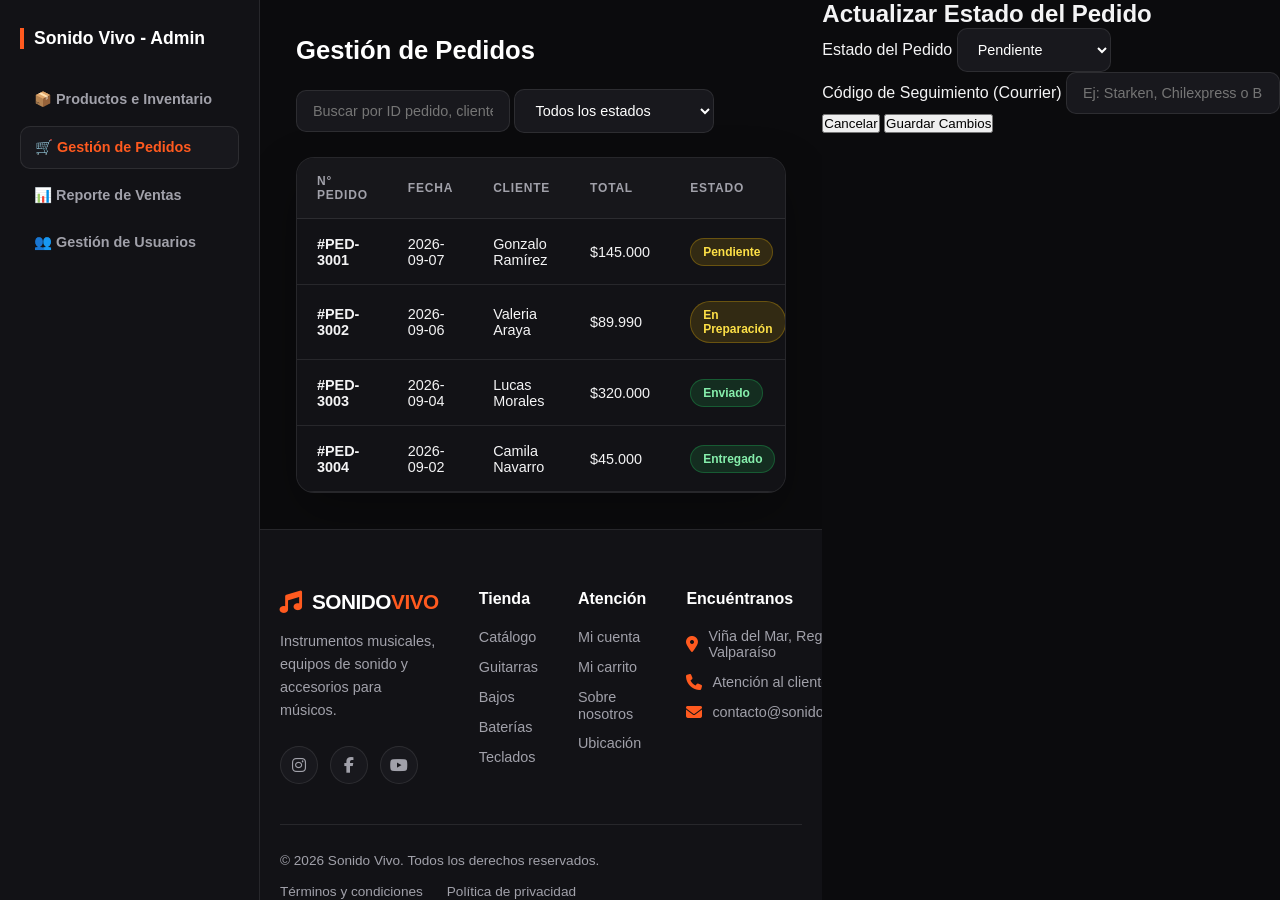
<file: admin-pedidos.html>
<html lang="es">
<head>
    <meta charset="UTF-8">
    <meta name="viewport" content="width=device-width, initial-scale=1.0">
    <title>Gestión de Pedidos - Sonido Vivo</title>
    <!-- Iconos FontAwesome -->
    <link rel="stylesheet" href="https://cdnjs.cloudflare.com/ajax/libs/font-awesome/6.4.0/css/all.min.css">
    <link rel="stylesheet" href="admin-pedidos.css">
</head>
<body>

    <!-- MENÚ LATERAL DE NAVEGACIÓN -->
    <aside class="sidebar">
        <h2>Sonido Vivo - Admin</h2>
        <nav>
            <a href="admin-productos.html">📦 Productos e Inventario</a>
            <a href="admin-pedidos.html" class="active">🛒 Gestión de Pedidos</a>
            <a href="admin-ventas.html">📊 Reporte de Ventas</a>
            <a href="admin-usuarios.html">👥 Gestión de Usuarios</a>
        </nav>
    </aside>

    <!-- CONTENEDOR DERECHO (MAIN + FOOTER) -->
    <div class="admin-layout">

        <!-- CONTENIDO PRINCIPAL -->
        <main class="main-content">
            
            <div class="header-title">
                <h1>Gestión de Pedidos</h1>
            </div>

            <!-- BARRA DE BÚSQUEDA Y FILTRO DE ESTADO -->
            <div class="toolbar">
                <div class="search-box">
                    <input type="text" id="inputBuscarPedido" class="input-control" placeholder="Buscar por ID pedido, cliente o RUT...">
                    <select id="selectEstadoPedido" class="select-control" style="width: 200px;">
                        <option value="">Todos los estados</option>
                        <option value="Pendiente">Pendiente</option>
                        <option value="En Preparación">En Preparación</option>
                        <option value="Enviado">Enviado</option>
                        <option value="Entregado">Entregado</option>
                        <option value="Cancelado">Cancelado</option>
                    </select>
                </div>
            </div>

            <!-- TABLA DE PEDIDOS -->
            <div class="table-responsive">
                <table>
                    <thead>
                        <tr>
                            <th>N° Pedido</th>
                            <th>Fecha</th>
                            <th>Cliente</th>
                            <th>Total</th>
                            <th>Estado</th>
                            <th>Seguimiento</th>
                            <th>Acciones</th>
                        </tr>
                    </thead>
                    <tbody id="tablaPedidosBody">
                        <tr>
                            <td><strong>#PED-3001</strong></td>
                            <td>2026-09-07</td>
                            <td>Gonzalo Ramírez</td>
                            <td>$145.000</td>
                            <td><span class="badge-status badge-pending">Pendiente</span></td>
                            <td>---</td>
                            <td>
                                <button class="btn-action btn-edit btn-gestionar">Gestionar</button>
                            </td>
                        </tr>
                        <tr>
                            <td><strong>#PED-3002</strong></td>
                            <td>2026-09-06</td>
                            <td>Valeria Araya</td>
                            <td>$89.990</td>
                            <td><span class="badge-status badge-pending">En Preparación</span></td>
                            <td>---</td>
                            <td>
                                <button class="btn-action btn-edit btn-gestionar">Gestionar</button>
                            </td>
                        </tr>
                        <tr>
                            <td><strong>#PED-3003</strong></td>
                            <td>2026-09-04</td>
                            <td>Lucas Morales</td>
                            <td>$320.000</td>
                            <td><span class="badge-status badge-completed">Enviado</span></td>
                            <td>ST-987654321</td>
                            <td>
                                <button class="btn-action btn-edit btn-gestionar">Gestionar</button>
                            </td>
                        </tr>
                        <tr>
                            <td><strong>#PED-3004</strong></td>
                            <td>2026-09-02</td>
                            <td>Camila Navarro</td>
                            <td>$45.000</td>
                            <td><span class="badge-status badge-completed">Entregado</span></td>
                            <td>ST-123456789</td>
                            <td>
                                <button class="btn-action btn-edit btn-gestionar">Gestionar</button>
                            </td>
                        </tr>
                    </tbody>
                </table>
            </div>

        </main>

        <!-- FOOTER GLOBAL -->
        <footer class="site-footer">
            <div class="footer-container">
                <div class="footer-main">

                    <!-- Marca -->
                    <div class="footer-brand">
                        <a href="index.html" class="logo footer-logo">
                            <span class="logo-icon">
                                <i class="fa-solid fa-music"></i>
                            </span>
                            <span class="logo-text">
                                SONIDO<span>VIVO</span>
                            </span>
                        </a>
                        <p>
                            Instrumentos musicales, equipos de sonido
                            y accesorios para músicos.
                        </p>
                        <div class="social-links">
                            <a href="#" aria-label="Instagram de Sonido Vivo">
                                <i class="fa-brands fa-instagram"></i>
                            </a>
                            <a href="#" aria-label="Facebook de Sonido Vivo">
                                <i class="fa-brands fa-facebook-f"></i>
                            </a>
                            <a href="#" aria-label="YouTube de Sonido Vivo">
                                <i class="fa-brands fa-youtube"></i>
                            </a>
                        </div>
                    </div>

                    <!-- Navegación -->
                    <div class="footer-column">
                        <h2>Tienda</h2>
                        <ul>
                            <li><a href="catalogo.html">Catálogo</a></li>
                            <li><a href="catalogo.html?categoria=guitarras">Guitarras</a></li>
                            <li><a href="catalogo.html?categoria=bajos">Bajos</a></li>
                            <li><a href="catalogo.html?categoria=baterias">Baterías</a></li>
                            <li><a href="catalogo.html?categoria=teclados">Teclados</a></li>
                        </ul>
                    </div>

                    <!-- Atención -->
                    <div class="footer-column">
                        <h2>Atención</h2>
                        <ul>
                            <li><a href="login.html">Mi cuenta</a></li>
                            <li><a href="carrito.html">Mi carrito</a></li>
                            <li><a href="#nosotros">Sobre nosotros</a></li>
                            <li><a href="#ubicacion">Ubicación</a></li>
                        </ul>
                    </div>

                    <!-- Contacto -->
                    <div class="footer-column" id="ubicacion">
                        <h2>Encuéntranos</h2>
                        <address>
                            <p>
                                <i class="fa-solid fa-location-dot"></i>
                                Viña del Mar, Región de Valparaíso
                            </p>
                            <p>
                                <i class="fa-solid fa-phone"></i>
                                Atención al cliente
                            </p>
                            <p>
                                <i class="fa-solid fa-envelope"></i>
                                contacto@sonidovivo.cl
                            </p>
                        </address>
                    </div>

                </div>

                <div class="footer-bottom">
                    <p>&copy; 2026 Sonido Vivo. Todos los derechos reservados.</p>
                    <div class="footer-legal">
                        <a href="#">Términos y condiciones</a>
                        <a href="#">Política de privacidad</a>
                    </div>
                </div>
            </div>
        </footer>

    </div>

    <!-- MODAL GESTIONAR ESTADO / SEGUIMIENTO -->
    <div class="modal-overlay" id="modalPedido">
        <div class="modal-card">
            <div class="modal-header">
                <h2>Actualizar Estado del Pedido <span id="modalIdPedido"></span></h2>
            </div>
            <form id="formPedido">
                <div class="form-grid">
                    <div class="form-group full-width">
                        <label for="nuevoEstado">Estado del Pedido</label>
                        <select id="nuevoEstado" class="select-control" required>
                            <option value="Pendiente">Pendiente</option>
                            <option value="En Preparación">En Preparación</option>
                            <option value="Enviado">Enviado</option>
                            <option value="Entregado">Entregado</option>
                            <option value="Cancelado">Cancelado</option>
                        </select>
                    </div>

                    <div class="form-group full-width">
                        <label for="codigoSeguimiento">Código de Seguimiento (Courrier)</label>
                        <input type="text" id="codigoSeguimiento" class="input-control" placeholder="Ej: Starken, Chilexpress o Blue Express (Código)">
                    </div>
                </div>

                <div class="modal-footer">
                    <button type="button" class="btn-secondary" id="btnCancelarPedido">Cancelar</button>
                    <button type="submit" class="btn-primary">Guardar Cambios</button>
                </div>
            </form>
        </div>
    </div>

    <script src="admin-pedidos.js"></script>
</body>
</html>
</file>
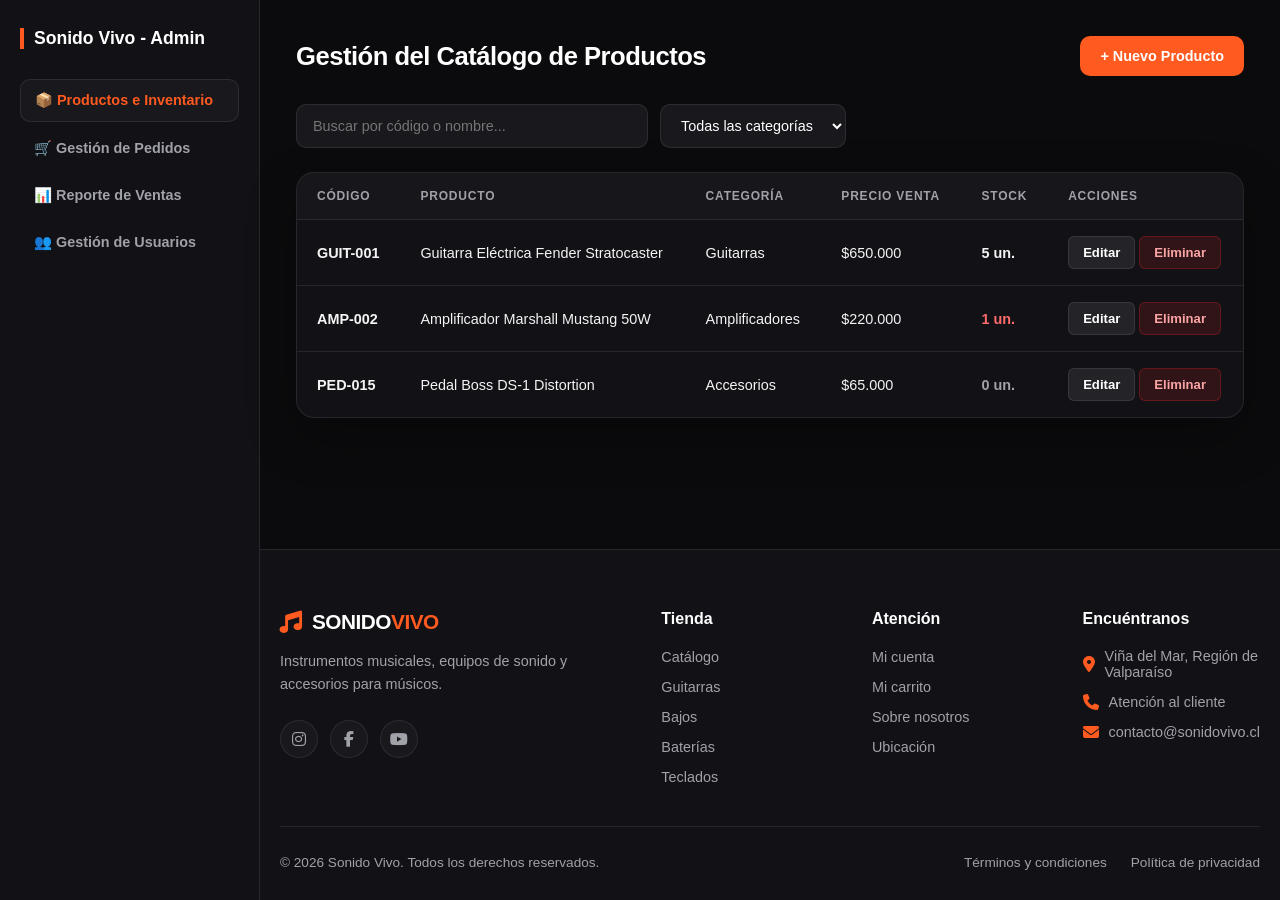
<file: admin-productos.html>
<html lang="es">
<head>
    <meta charset="UTF-8">
    <meta name="viewport" content="width=device-width, initial-scale=1.0">
    <title>Gestión de Productos - Sonido Vivo</title>
    <!-- Iconos FontAwesome -->
    <link rel="stylesheet" href="https://cdnjs.cloudflare.com/ajax/libs/font-awesome/6.4.0/css/all.min.css">
    <link rel="stylesheet" href="admin-productos.css">
</head>
<body>

    <!-- MENÚ LATERAL DE NAVEGACIÓN -->
    <aside class="sidebar">
        <h2>Sonido Vivo - Admin</h2>
        <nav>
            <a href="admin-productos.html" class="active">📦 Productos e Inventario</a>
            <a href="admin-pedidos.html">🛒 Gestión de Pedidos</a>
            <a href="admin-ventas.html">📊 Reporte de Ventas</a>
            <a href="admin-usuarios.html">👥 Gestión de Usuarios</a>
        </nav>
    </aside>

    <!-- CONTENEDOR DE CONTENIDO + FOOTER -->
    <div class="admin-layout">

        <!-- CONTENIDO PRINCIPAL -->
        <main class="main-content">
            
            <div class="header-title">
                <h1>Gestión del Catálogo de Productos</h1>
                <button class="btn-primary" id="btnNuevoProducto">+ Nuevo Producto</button>
            </div>

            <!-- BARRA DE BÚSQUEDA Y FILTRO DE CATEGORÍA -->
            <div class="toolbar">
                <div class="search-box">
                    <input type="text" id="inputBuscarProducto" class="input-control" placeholder="Buscar por código o nombre...">
                    <select id="selectCategoria" class="select-control" style="width: 200px;">
                        <option value="">Todas las categorías</option>
                        <option value="Guitarras">Guitarras</option>
                        <option value="Amplificadores">Amplificadores</option>
                        <option value="Accesorios">Accesorios</option>
                    </select>
                </div>
            </div>

            <!-- TABLA DE PRODUCTOS -->
            <div class="table-responsive">
                <table>
                    <thead>
                        <tr>
                            <th>Código</th>
                            <th>Producto</th>
                            <th>Categoría</th>
                            <th>Precio Venta</th>
                            <th>Stock</th>
                            <th>Acciones</th>
                        </tr>
                    </thead>
                    <tbody id="tablaProductosBody">
                        <tr>
                            <td><strong>GUIT-001</strong></td>
                            <td>Guitarra Eléctrica Fender Stratocaster</td>
                            <td>Guitarras</td>
                            <td>$650.000</td>
                            <td><span class="stock-ok">5 un.</span></td>
                            <td>
                                <button class="btn-action btn-edit">Editar</button>
                                <button class="btn-action btn-danger">Eliminar</button>
                            </td>
                        </tr>
                        <tr>
                            <td><strong>AMP-002</strong></td>
                            <td>Amplificador Marshall Mustang 50W</td>
                            <td>Amplificadores</td>
                            <td>$220.000</td>
                            <td><span class="stock-low">1 un.</span></td>
                            <td>
                                <button class="btn-action btn-edit">Editar</button>
                                <button class="btn-action btn-danger">Eliminar</button>
                            </td>
                        </tr>
                        <tr>
                            <td><strong>PED-015</strong></td>
                            <td>Pedal Boss DS-1 Distortion</td>
                            <td>Accesorios</td>
                            <td>$65.000</td>
                            <td><span class="stock-out">0 un.</span></td>
                            <td>
                                <button class="btn-action btn-edit">Editar</button>
                                <button class="btn-action btn-danger">Eliminar</button>
                            </td>
                        </tr>
                    </tbody>
                </table>
            </div>

        </main>

        <!-- FOOTER GLOBAL -->
        <footer class="site-footer">
            <div class="footer-container">
                <div class="footer-main">

                    <!-- Marca -->
                    <div class="footer-brand">
                        <a href="index.html" class="logo footer-logo">
                            <span class="logo-icon">
                                <i class="fa-solid fa-music"></i>
                            </span>
                            <span class="logo-text">
                                SONIDO<span>VIVO</span>
                            </span>
                        </a>
                        <p>
                            Instrumentos musicales, equipos de sonido
                            y accesorios para músicos.
                        </p>
                        <div class="social-links">
                            <a href="#" aria-label="Instagram de Sonido Vivo">
                                <i class="fa-brands fa-instagram"></i>
                            </a>
                            <a href="#" aria-label="Facebook de Sonido Vivo">
                                <i class="fa-brands fa-facebook-f"></i>
                            </a>
                            <a href="#" aria-label="YouTube de Sonido Vivo">
                                <i class="fa-brands fa-youtube"></i>
                            </a>
                        </div>
                    </div>

                    <!-- Navegación -->
                    <div class="footer-column">
                        <h2>Tienda</h2>
                        <ul>
                            <li><a href="catalogo.html">Catálogo</a></li>
                            <li><a href="catalogo.html?categoria=guitarras">Guitarras</a></li>
                            <li><a href="catalogo.html?categoria=bajos">Bajos</a></li>
                            <li><a href="catalogo.html?categoria=baterias">Baterías</a></li>
                            <li><a href="catalogo.html?categoria=teclados">Teclados</a></li>
                        </ul>
                    </div>

                    <!-- Atención -->
                    <div class="footer-column">
                        <h2>Atención</h2>
                        <ul>
                            <li><a href="login.html">Mi cuenta</a></li>
                            <li><a href="carrito.html">Mi carrito</a></li>
                            <li><a href="#nosotros">Sobre nosotros</a></li>
                            <li><a href="#ubicacion">Ubicación</a></li>
                        </ul>
                    </div>

                    <!-- Contacto -->
                    <div class="footer-column" id="ubicacion">
                        <h2>Encuéntranos</h2>
                        <address>
                            <p>
                                <i class="fa-solid fa-location-dot"></i>
                                Viña del Mar, Región de Valparaíso
                            </p>
                            <p>
                                <i class="fa-solid fa-phone"></i>
                                Atención al cliente
                            </p>
                            <p>
                                <i class="fa-solid fa-envelope"></i>
                                contacto@sonidovivo.cl
                            </p>
                        </address>
                    </div>

                </div>

                <div class="footer-bottom">
                    <p>&copy; 2026 Sonido Vivo. Todos los derechos reservados.</p>
                    <div class="footer-legal">
                        <a href="#">Términos y condiciones</a>
                        <a href="#">Política de privacidad</a>
                    </div>
                </div>
            </div>
        </footer>

    </div>

    <!-- MODAL CREAR / EDITAR PRODUCTO -->
    <div class="modal-overlay" id="modalProducto">
        <div class="modal-card">
            <div class="modal-header">
                <h2>Registrar Nuevo Producto</h2>
            </div>
            <form id="formProducto">
                <div class="form-grid">
                    <div class="form-group">
                        <label for="codigo">Código (SKU)</label>
                        <input type="text" id="codigo" class="input-control" placeholder="Ej: GUIT-002" required>
                    </div>

                    <div class="form-group">
                        <label for="categoria">Categoría</label>
                        <select id="categoria" class="select-control" required>
                            <option value="Guitarras">Guitarras</option>
                            <option value="Amplificadores">Amplificadores</option>
                            <option value="Accesorios">Accesorios</option>
                        </select>
                    </div>

                    <div class="form-group full-width">
                        <label for="nombreProd">Nombre del Producto</label>
                        <input type="text" id="nombreProd" class="input-control" placeholder="Ej: Teclado Yamaha PSR-E373" required>
                    </div>

                    <div class="form-group">
                        <label for="precio">Precio ($)</label>
                        <input type="number" id="precio" class="input-control" placeholder="150000" required>
                    </div>

                    <div class="form-group">
                        <label for="stock">Stock Inicial</label>
                        <input type="number" id="stock" class="input-control" placeholder="10" required>
                    </div>
                </div>

                <div class="modal-footer">
                    <button type="button" class="btn-secondary" id="btnCancelarProducto">Cancelar</button>
                    <button type="submit" class="btn-primary">Guardar Producto</button>
                </div>
            </form>
        </div>
    </div>

    <script src="admin-productos.js"></script>
</body>
</html>
</file>
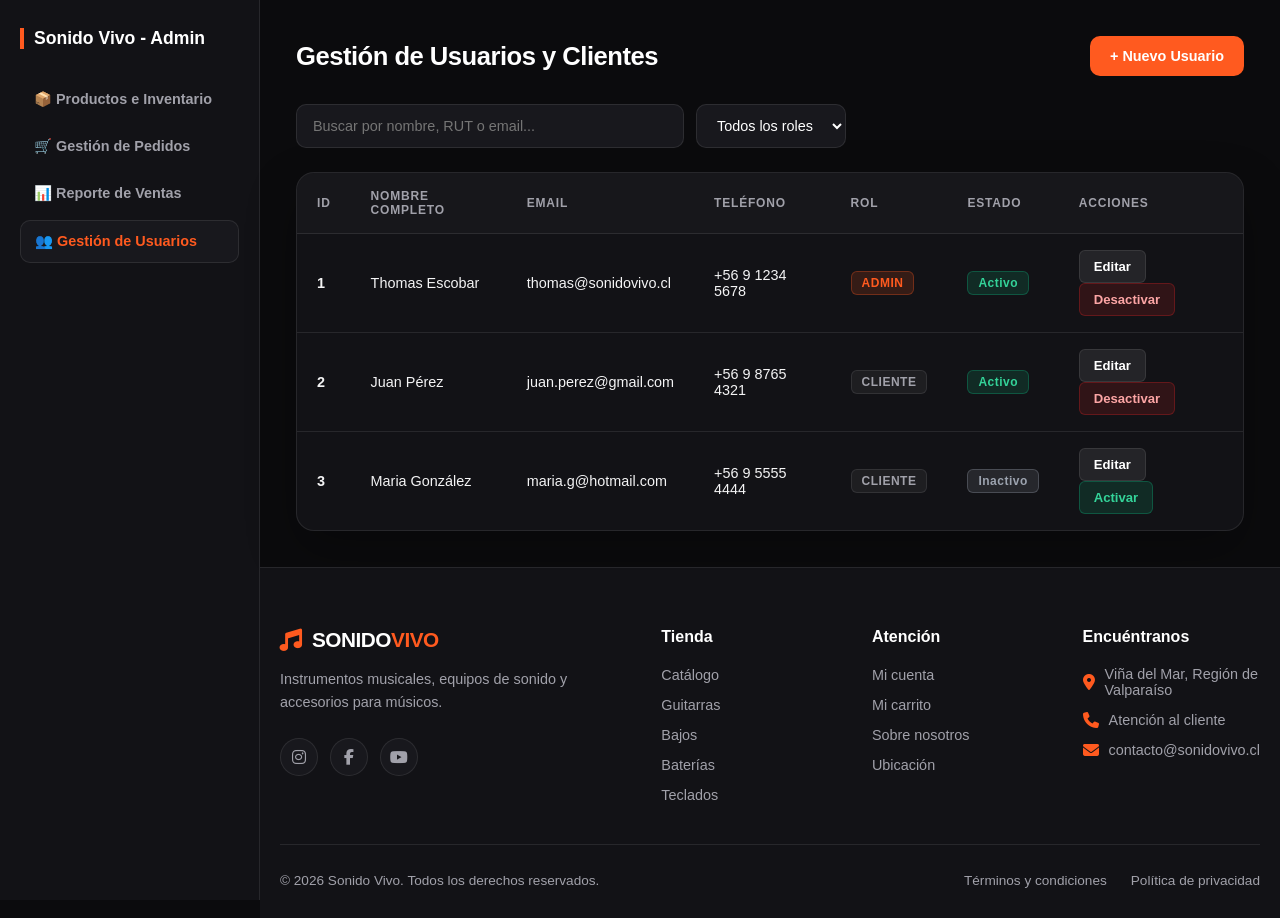
<file: admin-usuarios.html>
<html lang="es">
<head>
    <meta charset="UTF-8">
    <meta name="viewport" content="width=device-width, initial-scale=1.0">
    <title>Gestión de Usuarios - Sonido Vivo</title>
    <!-- Iconos FontAwesome -->
    <link rel="stylesheet" href="https://cdnjs.cloudflare.com/ajax/libs/font-awesome/6.4.0/css/all.min.css">
    <link rel="stylesheet" href="admin-usuarios.css">
</head>
<body>

    <!-- MENÚ LATERAL DE NAVEGACIÓN -->
    <aside class="sidebar">
        <h2>Sonido Vivo - Admin</h2>
        <nav>
            <a href="admin-productos.html">📦 Productos e Inventario</a>
            <a href="admin-pedidos.html">🛒 Gestión de Pedidos</a>
            <a href="admin-ventas.html">📊 Reporte de Ventas</a>
            <a href="admin-usuarios.html" class="active">👥 Gestión de Usuarios</a>
        </nav>
    </aside>

    <!-- CONTENEDOR DE CONTENIDO + FOOTER -->
    <div class="admin-layout">

        <!-- CONTENIDO PRINCIPAL -->
        <main class="main-content">
            
            <div class="header-title">
                <h1>Gestión de Usuarios y Clientes</h1>
                <button class="btn-primary" id="btnNuevoUsuario">+ Nuevo Usuario</button>
            </div>

            <!-- BARRA DE BÚSQUEDA Y FILTRO -->
            <div class="toolbar">
                <div class="search-box">
                    <input type="text" id="inputBuscarUsuario" class="input-control" placeholder="Buscar por nombre, RUT o email...">
                    <select id="selectRol" class="select-control" style="width: 180px;">
                        <option value="">Todos los roles</option>
                        <option value="ADMIN">Administrador</option>
                        <option value="CLIENTE">Cliente</option>
                    </select>
                </div>
            </div>

            <!-- TABLA DE USUARIOS -->
            <div class="table-responsive">
                <table>
                    <thead>
                        <tr>
                            <th>ID</th>
                            <th>Nombre Completo</th>
                            <th>Email</th>
                            <th>Teléfono</th>
                            <th>Rol</th>
                            <th>Estado</th>
                            <th>Acciones</th>
                        </tr>
                    </thead>
                    <tbody id="tablaUsuariosBody">
                        <tr>
                            <td><strong>1</strong></td>
                            <td>Thomas Escobar</td>
                            <td>thomas@sonidovivo.cl</td>
                            <td>+56 9 1234 5678</td>
                            <td><span class="badge badge-admin">ADMIN</span></td>
                            <td><span class="badge badge-success">Activo</span></td>
                            <td>
                                <button class="btn-action btn-edit">Editar</button>
                                <button class="btn-action btn-danger">Desactivar</button>
                            </td>
                        </tr>
                        <tr>
                            <td><strong>2</strong></td>
                            <td>Juan Pérez</td>
                            <td>juan.perez@gmail.com</td>
                            <td>+56 9 8765 4321</td>
                            <td><span class="badge badge-cliente">CLIENTE</span></td>
                            <td><span class="badge badge-success">Activo</span></td>
                            <td>
                                <button class="btn-action btn-edit">Editar</button>
                                <button class="btn-action btn-danger">Desactivar</button>
                            </td>
                        </tr>
                        <tr>
                            <td><strong>3</strong></td>
                            <td>Maria González</td>
                            <td>maria.g@hotmail.com</td>
                            <td>+56 9 5555 4444</td>
                            <td><span class="badge badge-cliente">CLIENTE</span></td>
                            <td><span class="badge badge-inactive">Inactivo</span></td>
                            <td>
                                <button class="btn-action btn-edit">Editar</button>
                                <button class="btn-action btn-success-bg">Activar</button>
                            </td>
                        </tr>
                    </tbody>
                </table>
            </div>

        </main>

        <!-- FOOTER GLOBAL -->
        <footer class="site-footer">
            <div class="footer-container">
                <div class="footer-main">

                    <!-- Marca -->
                    <div class="footer-brand">
                        <a href="index.html" class="logo footer-logo">
                            <span class="logo-icon">
                                <i class="fa-solid fa-music"></i>
                            </span>
                            <span class="logo-text">
                                SONIDO<span>VIVO</span>
                            </span>
                        </a>
                        <p>
                            Instrumentos musicales, equipos de sonido
                            y accesorios para músicos.
                        </p>
                        <div class="social-links">
                            <a href="#" aria-label="Instagram de Sonido Vivo">
                                <i class="fa-brands fa-instagram"></i>
                            </a>
                            <a href="#" aria-label="Facebook de Sonido Vivo">
                                <i class="fa-brands fa-facebook-f"></i>
                            </a>
                            <a href="#" aria-label="YouTube de Sonido Vivo">
                                <i class="fa-brands fa-youtube"></i>
                            </a>
                        </div>
                    </div>

                    <!-- Navegación -->
                    <div class="footer-column">
                        <h2>Tienda</h2>
                        <ul>
                            <li><a href="catalogo.html">Catálogo</a></li>
                            <li><a href="catalogo.html?categoria=guitarras">Guitarras</a></li>
                            <li><a href="catalogo.html?categoria=bajos">Bajos</a></li>
                            <li><a href="catalogo.html?categoria=baterias">Baterías</a></li>
                            <li><a href="catalogo.html?categoria=teclados">Teclados</a></li>
                        </ul>
                    </div>

                    <!-- Atención -->
                    <div class="footer-column">
                        <h2>Atención</h2>
                        <ul>
                            <li><a href="login.html">Mi cuenta</a></li>
                            <li><a href="carrito.html">Mi carrito</a></li>
                            <li><a href="#nosotros">Sobre nosotros</a></li>
                            <li><a href="#ubicacion">Ubicación</a></li>
                        </ul>
                    </div>

                    <!-- Contacto -->
                    <div class="footer-column" id="ubicacion">
                        <h2>Encuéntranos</h2>
                        <address>
                            <p>
                                <i class="fa-solid fa-location-dot"></i>
                                Viña del Mar, Región de Valparaíso
                            </p>
                            <p>
                                <i class="fa-solid fa-phone"></i>
                                Atención al cliente
                            </p>
                            <p>
                                <i class="fa-solid fa-envelope"></i>
                                contacto@sonidovivo.cl
                            </p>
                        </address>
                    </div>

                </div>

                <div class="footer-bottom">
                    <p>&copy; 2026 Sonido Vivo. Todos los derechos reservados.</p>
                    <div class="footer-legal">
                        <a href="#">Términos y condiciones</a>
                        <a href="#">Política de privacidad</a>
                    </div>
                </div>
            </div>
        </footer>

    </div>

    <!-- FORMULARIO MODAL (CREAR / EDITAR USUARIO) -->
    <div class="modal-overlay" id="modalUsuario">
        <div class="modal-card">
            <div class="modal-header">
                <h2 id="modalTitle">Registrar Nuevo Usuario</h2>
            </div>
            <form id="formUsuario">
                <div class="form-grid">
                    <div class="form-group">
                        <label for="nombre">Nombre Completo</label>
                        <input type="text" id="nombre" class="input-control" placeholder="Ej: Pedro Pascal" required>
                    </div>

                    <div class="form-group">
                        <label for="email">Correo Electrónico</label>
                        <input type="email" id="email" class="input-control" placeholder="correo@ejemplo.com" required>
                    </div>

                    <div class="form-group">
                        <label for="telefono">Teléfono</label>
                        <input type="text" id="telefono" class="input-control" placeholder="+56 9 1234 5678">
                    </div>

                    <div class="form-group">
                        <label for="rol">Rol de Usuario</label>
                        <select id="rol" class="select-control" required>
                            <option value="CLIENTE">Cliente</option>
                            <option value="ADMIN">Administrador (Vendedor)</option>
                        </select>
                    </div>

                    <div class="form-group full-width">
                        <label for="password">Contraseña</label>
                        <input type="password" id="password" class="input-control" placeholder="Mínimo 6 caracteres">
                    </div>
                </div>

                <div class="modal-footer">
                    <button type="button" class="btn-secondary" id="btnCancelarUsuario">Cancelar</button>
                    <button type="submit" class="btn-primary">Guardar Usuario</button>
                </div>
            </form>
        </div>
    </div>

    <script src="admin-usuarios.js"></script>
</body>
</html>
</file>
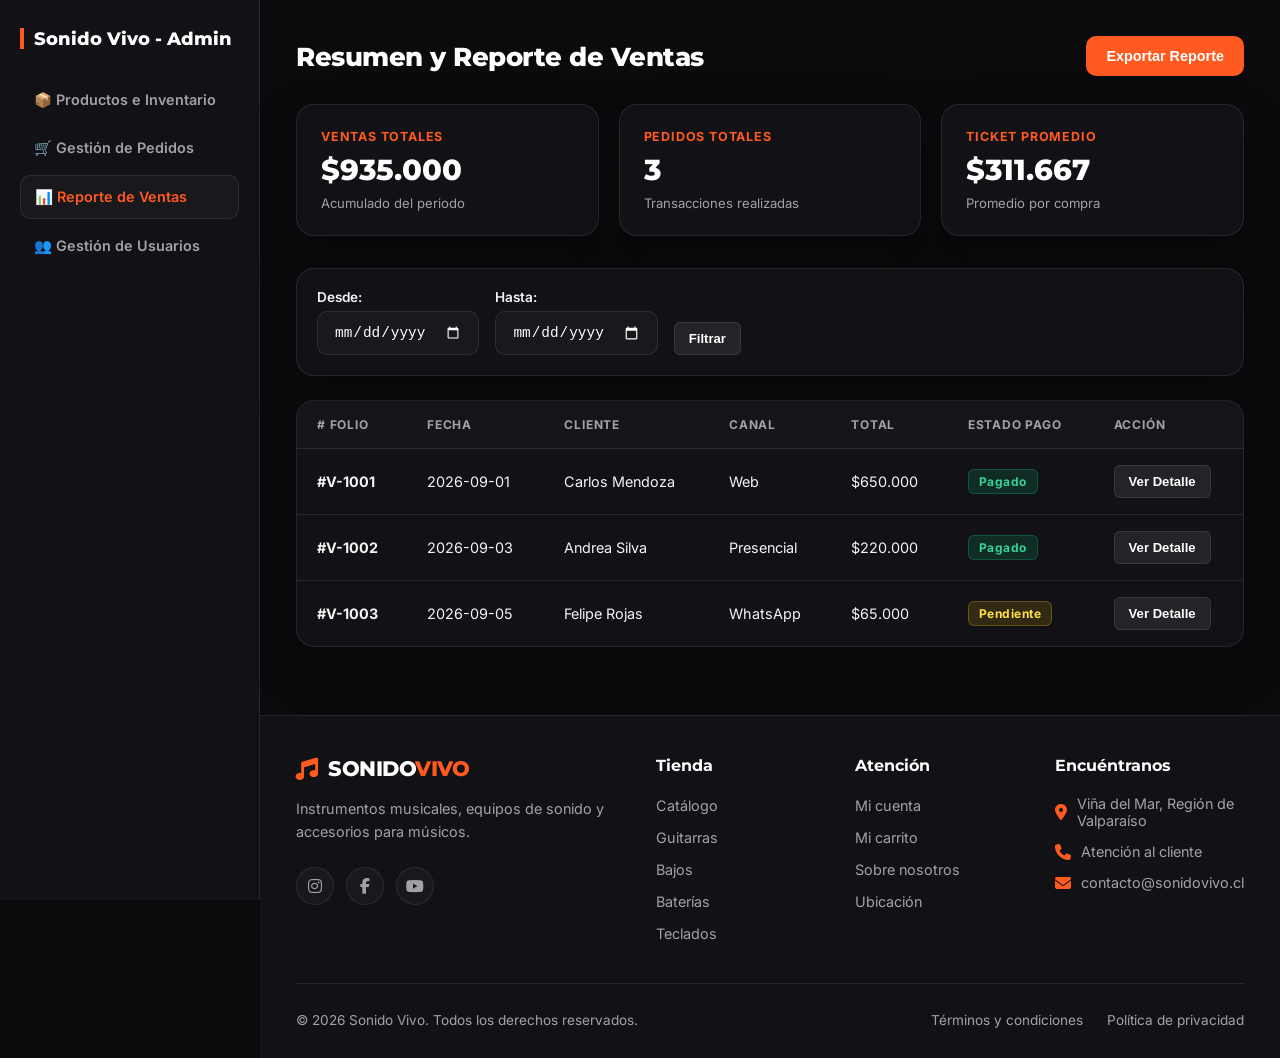
<file: admin-ventas.html>
<html lang="es">
<head>
    <meta charset="UTF-8">
    <meta name="viewport" content="width=device-width, initial-scale=1.0">
    <title>Reporte de Ventas - Sonido Vivo</title>

    <!-- Google Fonts -->
    <link rel="preconnect" href="https://fonts.googleapis.com">
    <link rel="preconnect" href="https://fonts.gstatic.com" crossorigin>
    <link href="https://fonts.googleapis.com/css2?family=Inter:wght@400;500;600;700&family=Montserrat:wght@700;800&display=swap" rel="stylesheet">

    <!-- FontAwesome Font Icons -->
    <link rel="stylesheet" href="https://cdnjs.cloudflare.com/ajax/libs/font-awesome/6.4.0/css/all.min.css">

    <!-- Stylesheet -->
    <link rel="stylesheet" href="admin-ventas.css">
</head>
<body class="admin-body">

    <!-- MENÚ LATERAL DE NAVEGACIÓN -->
    <aside class="sidebar">
        <h2>Sonido Vivo - Admin</h2>
        <nav>
            <a href="admin-productos.html">📦 Productos e Inventario</a>
            <a href="admin-pedidos.html">🛒 Gestión de Pedidos</a>
            <a href="admin-ventas.html" class="active">📊 Reporte de Ventas</a>
            <a href="admin-usuarios.html">👥 Gestión de Usuarios</a>
        </nav>
    </aside>

    <!-- CONTENEDOR DERECHO DEL PANEL -->
    <div class="admin-layout">

        <!-- CONTENIDO PRINCIPAL -->
        <main class="main-content">
            
            <div class="header-title">
                <h1>Resumen y Reporte de Ventas</h1>
                <button class="btn-primary" id="btnExportar">Exportar Reporte</button>
            </div>

            <!-- TARJETAS DE MÉTRICAS (KPIs) -->
            <div class="kpi-grid">
                <div class="kpi-card">
                    <span class="kpi-title">Ventas Totales</span>
                    <span class="kpi-value" id="totalVentas">$0</span>
                    <span class="kpi-subtext">Acumulado del periodo</span>
                </div>
                <div class="kpi-card">
                    <span class="kpi-title">Pedidos Totales</span>
                    <span class="kpi-value" id="totalPedidos">0</span>
                    <span class="kpi-subtext">Transacciones realizadas</span>
                </div>
                <div class="kpi-card">
                    <span class="kpi-title">Ticket Promedio</span>
                    <span class="kpi-value" id="ticketPromedio">$0</span>
                    <span class="kpi-subtext">Promedio por compra</span>
                </div>
            </div>

            <!-- FILTROS DE BÚSQUEDA Y RANGO DE FECHAS -->
            <div class="toolbar">
                <div class="filter-group">
                    <div class="date-input">
                        <label for="fechaInicio">Desde:</label>
                        <input type="date" id="fechaInicio" class="input-control">
                    </div>
                    <div class="date-input">
                        <label for="fechaFin">Hasta:</label>
                        <input type="date" id="fechaFin" class="input-control">
                    </div>
                    <button class="btn-action btn-edit" id="btnFiltrar">Filtrar</button>
                </div>
            </div>

            <!-- TABLA DE HISTORIAL DE VENTAS -->
            <div class="table-responsive">
                <table>
                    <thead>
                        <tr>
                            <th># Folio</th>
                            <th>Fecha</th>
                            <th>Cliente</th>
                            <th>Canal</th>
                            <th>Total</th>
                            <th>Estado Pago</th>
                            <th>Acción</th>
                        </tr>
                    </thead>
                    <tbody id="tablaVentasBody">
                        <tr>
                            <td><strong>#V-1001</strong></td>
                            <td>2026-09-01</td>
                            <td>Carlos Mendoza</td>
                            <td>Web</td>
                            <td>$650.000</td>
                            <td><span class="badge badge-success">Pagado</span></td>
                            <td><button class="btn-action btn-edit">Ver Detalle</button></td>
                        </tr>
                        <tr>
                            <td><strong>#V-1002</strong></td>
                            <td>2026-09-03</td>
                            <td>Andrea Silva</td>
                            <td>Presencial</td>
                            <td>$220.000</td>
                            <td><span class="badge badge-success">Pagado</span></td>
                            <td><button class="btn-action btn-edit">Ver Detalle</button></td>
                        </tr>
                        <tr>
                            <td><strong>#V-1003</strong></td>
                            <td>2026-09-05</td>
                            <td>Felipe Rojas</td>
                            <td>WhatsApp</td>
                            <td>$65.000</td>
                            <td><span class="badge badge-warning">Pendiente</span></td>
                            <td><button class="btn-action btn-edit">Ver Detalle</button></td>
                        </tr>
                    </tbody>
                </table>
            </div>

        </main>

        <!-- FOOTER GLOBAL DE LA TIENDA -->
        <footer class="site-footer">
            <div class="footer-container">
                <div class="footer-main">

                    <!-- Marca -->
                    <div class="footer-brand">
                        <a href="index.html" class="logo footer-logo">
                            <span class="logo-icon">
                                <i class="fa-solid fa-music"></i>
                            </span>
                            <span class="logo-text">
                                SONIDO<span>VIVO</span>
                            </span>
                        </a>
                        <p>
                            Instrumentos musicales, equipos de sonido y accesorios para músicos.
                        </p>
                        <div class="social-links">
                            <a href="#" aria-label="Instagram de Sonido Vivo"><i class="fa-brands fa-instagram"></i></a>
                            <a href="#" aria-label="Facebook de Sonido Vivo"><i class="fa-brands fa-facebook-f"></i></a>
                            <a href="#" aria-label="YouTube de Sonido Vivo"><i class="fa-brands fa-youtube"></i></a>
                        </div>
                    </div>

                    <!-- Navegación -->
                    <div class="footer-column">
                        <h2>Tienda</h2>
                        <ul>
                            <li><a href="catalogo.html">Catálogo</a></li>
                            <li><a href="catalogo.html?categoria=guitarras">Guitarras</a></li>
                            <li><a href="catalogo.html?categoria=bajos">Bajos</a></li>
                            <li><a href="catalogo.html?categoria=baterias">Baterías</a></li>
                            <li><a href="catalogo.html?categoria=teclados">Teclados</a></li>
                        </ul>
                    </div>

                    <!-- Atención -->
                    <div class="footer-column">
                        <h2>Atención</h2>
                        <ul>
                            <li><a href="login.html">Mi cuenta</a></li>
                            <li><a href="carrito.html">Mi carrito</a></li>
                            <li><a href="#nosotros">Sobre nosotros</a></li>
                            <li><a href="#ubicacion">Ubicación</a></li>
                        </ul>
                    </div>

                    <!-- Contacto -->
                    <div class="footer-column" id="ubicacion">
                        <h2>Encuéntranos</h2>
                        <address>
                            <p><i class="fa-solid fa-location-dot"></i> Viña del Mar, Región de Valparaíso</p>
                            <p><i class="fa-solid fa-phone"></i> Atención al cliente</p>
                            <p><i class="fa-solid fa-envelope"></i> contacto@sonidovivo.cl</p>
                        </address>
                    </div>

                </div>

                <div class="footer-bottom">
                    <p>&copy; 2026 Sonido Vivo. Todos los derechos reservados.</p>
                    <div class="footer-legal">
                        <a href="#">Términos y condiciones</a>
                        <a href="#">Política de privacidad</a>
                    </div>
                </div>
            </div>
        </footer>

    </div>

    <script src="admin-ventas.js"></script>
</body>
</html>
</file>
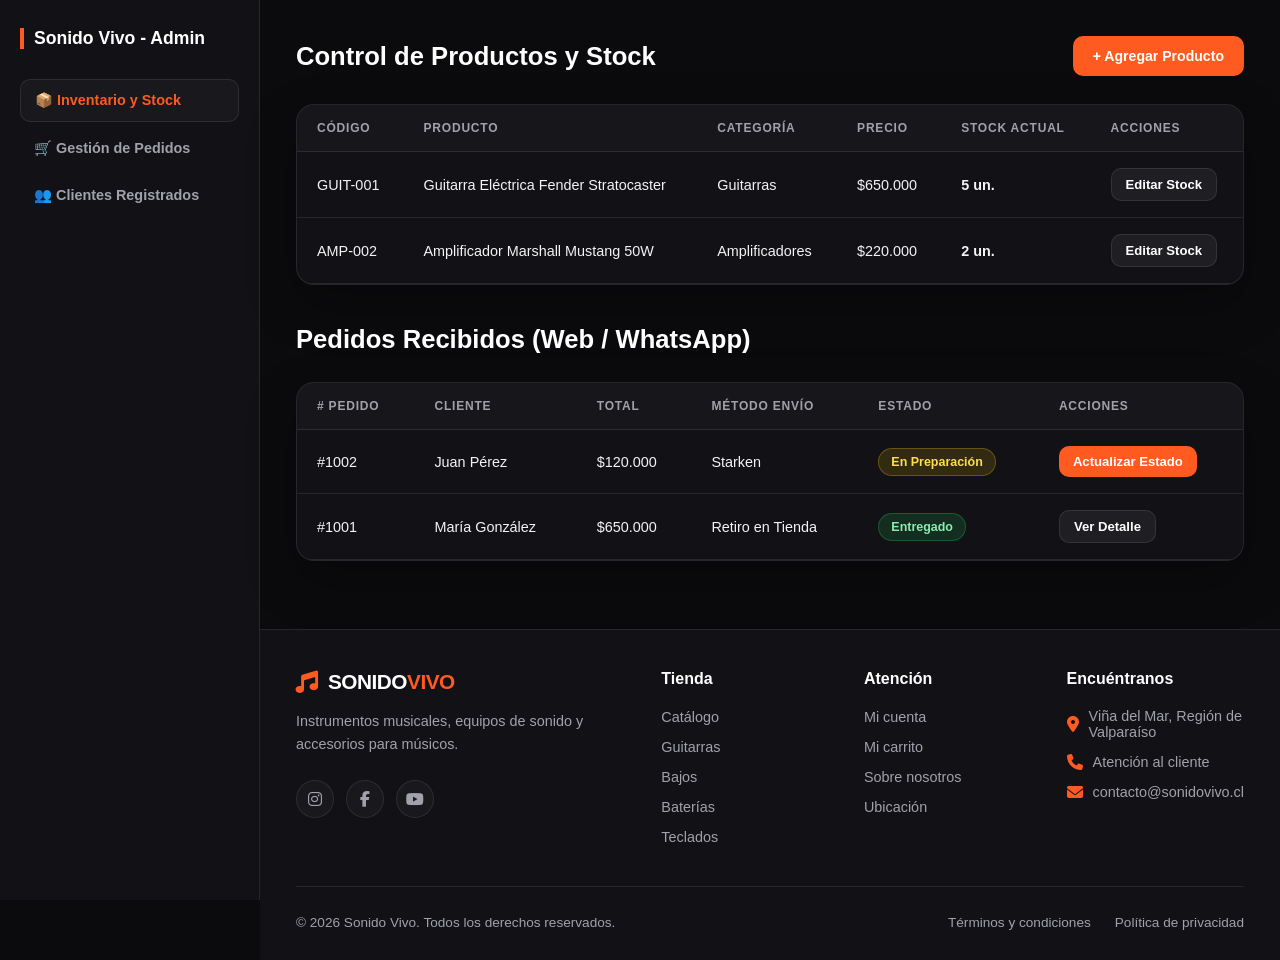
<file: admin.html>
<html lang="es">
<head>
    <meta charset="UTF-8">
    <meta name="viewport" content="width=device-width, initial-scale=1.0">
    <link rel="stylesheet" href="https://cdnjs.cloudflare.com/ajax/libs/font-awesome/6.4.0/css/all.min.css">
    <link rel="stylesheet" href="admin.css">
    <title>Sonido Vivo - Admin</title>
</head>
<body>

    <!-- MENÚ LATERAL (SIDEBAR) -->
    <aside class="sidebar">
        <h2>Sonido Vivo - Admin</h2>
        <nav>
            <a href="#inventario" class="active">📦 Inventario y Stock</a>
            <a href="#pedidos">🛒 Gestión de Pedidos</a>
            <a href="#clientes">👥 Clientes Registrados</a>
        </nav>
    </aside>

    <!-- CONTENEDOR DERECHO (MAIN + FOOTER) -->
    <div class="admin-layout">

        <!-- CONTENIDO PRINCIPAL -->
        <main class="main-content">
            
            <!-- SECCIÓN: INVENTARIO DE PRODUCTOS -->
            <section id="inventario">
                <div class="header-title">
                    <h1>Control de Productos y Stock</h1>
                    <button class="btn-primary">+ Agregar Producto</button>
                </div>

                <div class="table-responsive">
                    <table>
                        <thead>
                            <tr>
                                <th>Código</th>
                                <th>Producto</th>
                                <th>Categoría</th>
                                <th>Precio</th>
                                <th>Stock Actual</th>
                                <th>Acciones</th>
                            </tr>
                        </thead>
                        <tbody>
                            <tr>
                                <td>GUIT-001</td>
                                <td>Guitarra Eléctrica Fender Stratocaster</td>
                                <td>Guitarras</td>
                                <td>$650.000</td>
                                <td><strong>5 un.</strong></td>
                                <td>
                                    <button class="btn-action btn-edit">Editar Stock</button>
                                </td>
                            </tr>
                            <tr>
                                <td>AMP-002</td>
                                <td>Amplificador Marshall Mustang 50W</td>
                                <td>Amplificadores</td>
                                <td>$220.000</td>
                                <td><strong>2 un.</strong></td>
                                <td>
                                    <button class="btn-action btn-edit">Editar Stock</button>
                                </td>
                            </tr>
                        </tbody>
                    </table>
                </div>
            </section>

            <!-- SECCIÓN: PEDIDOS REMOTOS -->
            <section id="pedidos" style="margin-top: 40px;">
                <div class="header-title">
                    <h2>Pedidos Recibidos (Web / WhatsApp)</h2>
                </div>

                <div class="table-responsive">
                    <table>
                        <thead>
                            <tr>
                                <th># Pedido</th>
                                <th>Cliente</th>
                                <th>Total</th>
                                <th>Método Envío</th>
                                <th>Estado</th>
                                <th>Acciones</th>
                            </tr>
                        </thead>
                        <tbody>
                            <tr>
                                <td>#1002</td>
                                <td>Juan Pérez</td>
                                <td>$120.000</td>
                                <td>Starken</td>
                                <td><span class="badge badge-warning">En Preparación</span></td>
                                <td>
                                    <button class="btn-action btn-primary">Actualizar Estado</button>
                                </td>
                            </tr>
                            <tr>
                                <td>#1001</td>
                                <td>María González</td>
                                <td>$650.000</td>
                                <td>Retiro en Tienda</td>
                                <td><span class="badge badge-success">Entregado</span></td>
                                <td>
                                    <button class="btn-action btn-edit">Ver Detalle</button>
                                </td>
                            </tr>
                        </tbody>
                    </table>
                </div>
            </section>

        </main>

        <!-- FOOTER CORREGIDO -->
        <footer class="site-footer">
            <div class="footer-container">
                <div class="footer-main">

                    <!-- Marca -->
                    <div class="footer-brand">
                        <a href="index.html" class="footer-logo">
                            <span class="logo-icon">
                                <i class="fa-solid fa-music"></i>
                            </span>
                            <span class="logo-text">
                                SONIDO<span>VIVO</span>
                            </span>
                        </a>
                        <p>
                            Instrumentos musicales, equipos de sonido
                            y accesorios para músicos.
                        </p>
                        <div class="social-links">
                            <a href="#" aria-label="Instagram de Sonido Vivo">
                                <i class="fa-brands fa-instagram"></i>
                            </a>
                            <a href="#" aria-label="Facebook de Sonido Vivo">
                                <i class="fa-brands fa-facebook-f"></i>
                            </a>
                            <a href="#" aria-label="YouTube de Sonido Vivo">
                                <i class="fa-brands fa-youtube"></i>
                            </a>
                        </div>
                    </div>

                    <!-- Navegación -->
                    <div class="footer-column">
                        <h2>Tienda</h2>
                        <ul>
                            <li><a href="catalogo.html">Catálogo</a></li>
                            <li><a href="catalogo.html?categoria=guitarras">Guitarras</a></li>
                            <li><a href="catalogo.html?categoria=bajos">Bajos</a></li>
                            <li><a href="catalogo.html?categoria=baterias">Baterías</a></li>
                            <li><a href="catalogo.html?categoria=teclados">Teclados</a></li>
                        </ul>
                    </div>

                    <!-- Atención -->
                    <div class="footer-column">
                        <h2>Atención</h2>
                        <ul>
                            <li><a href="login.html">Mi cuenta</a></li>
                            <li><a href="carrito.html">Mi carrito</a></li>
                            <li><a href="#nosotros">Sobre nosotros</a></li>
                            <li><a href="#ubicacion">Ubicación</a></li>
                        </ul>
                    </div>

                    <!-- Contacto -->
                    <div class="footer-column" id="ubicacion">
                        <h2>Encuéntranos</h2>
                        <address>
                            <p>
                                <i class="fa-solid fa-location-dot"></i>
                                Viña del Mar, Región de Valparaíso
                            </p>
                            <p>
                                <i class="fa-solid fa-phone"></i>
                                Atención al cliente
                            </p>
                            <p>
                                <i class="fa-solid fa-envelope"></i>
                                contacto@sonidovivo.cl
                            </p>
                        </address>
                    </div>

                </div>

                <div class="footer-bottom">
                    <p>&copy; 2026 Sonido Vivo. Todos los derechos reservados.</p>
                    <div class="footer-legal">
                        <a href="#">Términos y condiciones</a>
                        <a href="#">Política de privacidad</a>
                    </div>
                </div>
            </div>
        </footer>

    </div>

    <script src="admin.js"></script>
</body>
</html>
</file>
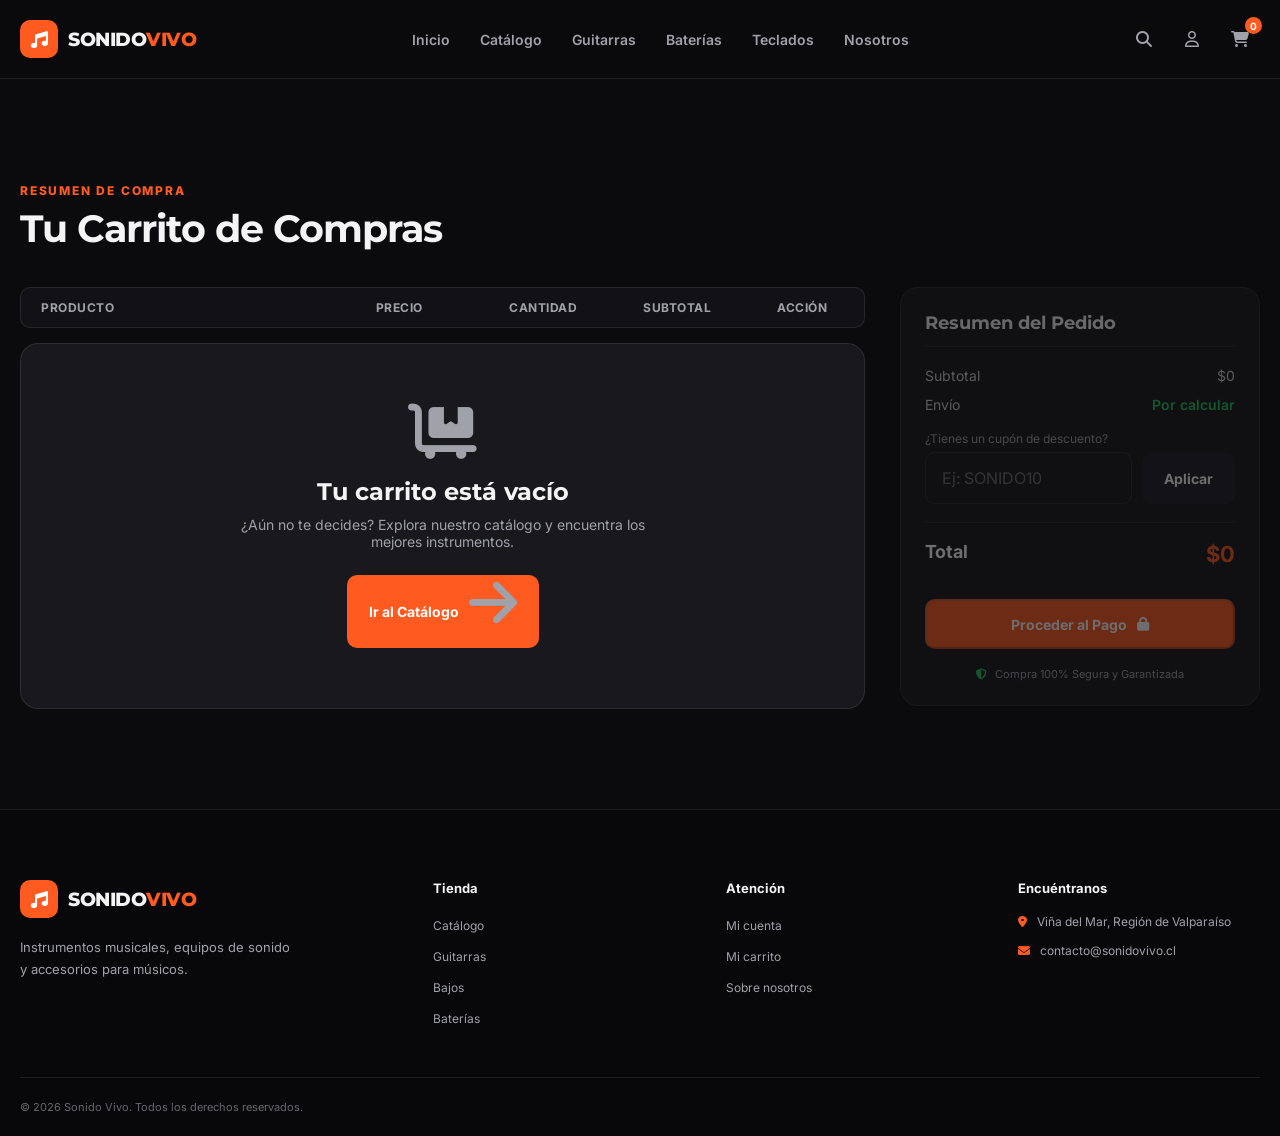
<file: carrito.html>
<!DOCTYPE html>
<html lang="es">
<head>
    <meta charset="UTF-8">
    <meta name="viewport" content="width=device-width, initial-scale=1.0">
    <meta name="description" content="Sonido Vivo - Revisa tu carrito de compras y gestiona tus productos antes de finalizar el pedido.">
    
    <title>Mi Carrito | Sonido Vivo</title>

    <!-- Google Fonts -->
    <link rel="preconnect" href="https://fonts.googleapis.com">
    <link rel="preconnect" href="https://fonts.gstatic.com" crossorigin>
    <link href="https://fonts.googleapis.com/css2?family=Inter:wght@400;500;600;700;800&family=Montserrat:wght@600;700;800&display=swap" rel="stylesheet">

    <!-- Iconos FontAwesome -->
    <link rel="stylesheet" href="https://cdnjs.cloudflare.com/ajax/libs/font-awesome/6.5.2/css/all.min.css">

    <!-- CSS -->
    <link rel="stylesheet" href="index.css">
    <link rel="stylesheet" href="carrito.css">
</head>
<body>

    <!-- =====================================================
         HEADER
    ====================================================== -->
    <header class="site-header">
        <div class="header-container">
            <!-- Logo -->
            <a href="index.html" class="logo" aria-label="Sonido Vivo - Inicio">
                <span class="logo-icon">
                    <i class="fa-solid fa-music"></i>
                </span>
                <span class="logo-text">
                    SONIDO<span>VIVO</span>
                </span>
            </a>

            <!-- Navegación principal -->
            <nav class="main-nav" aria-label="Navegación principal">
                <ul class="nav-list">
                    <li><a href="index.html" class="nav-link">Inicio</a></li>
                    <li><a href="catalogo.html" class="nav-link">Catálogo</a></li>
                    <li><a href="catalogo.html?categoria=guitarras" class="nav-link">Guitarras</a></li>
                    <li><a href="catalogo.html?categoria=baterias" class="nav-link">Baterías</a></li>
                    <li><a href="catalogo.html?categoria=teclados" class="nav-link">Teclados</a></li>
                    <li><a href="index.html#nosotros" class="nav-link">Nosotros</a></li>
                </ul>
            </nav>

            <!-- Acciones -->
            <div class="header-actions">
                <a href="catalogo.html" class="header-action" aria-label="Buscar productos">
                    <i class="fa-solid fa-magnifying-glass"></i>
                </a>
                <a href="login.html" class="header-action" aria-label="Iniciar sesión">
                    <i class="fa-regular fa-user"></i>
                </a>
                <a href="carrito.html" class="header-action cart-action" aria-label="Ver carrito">
                    <i class="fa-solid fa-cart-shopping"></i>
                    <span class="cart-count">0</span>
                </a>
                <button type="button" class="menu-toggle" id="menuToggle" aria-label="Abrir menú">
                    <i class="fa-solid fa-bars"></i>
                </button>
            </div>
        </div>
    </header>

    <!-- =====================================================
         MAIN CONTENT - CARRITO
    ====================================================== -->
    <main class="cart-page section">
        <div class="section-container">
            
            <div class="cart-header">
                <span class="section-eyebrow">RESUMEN DE COMPRA</span>
                <h1>Tu Carrito de Compras</h1>
            </div>

            <!-- Layout principal del Carrito -->
            <div class="cart-layout">
                
                <!-- Lista de productos -->
                <section class="cart-items-section">
                    <div class="cart-table-header">
                        <span>Producto</span>
                        <span>Precio</span>
                        <span>Cantidad</span>
                        <span>Subtotal</span>
                        <span>Acción</span>
                    </div>

                    <!-- Contenedor dinámico de items -->
                    <div id="cartItemsContainer" class="cart-items-list">
                        <!-- Se renderiza desde carrito.js -->
                    </div>

                    <!-- Estado vacío -->
                    <div id="emptyCartMessage" class="empty-cart" style="display: none;">
                        <i class="fa-solid fa-cart-flatbed"></i>
                        <h2>Tu carrito está vacío</h2>
                        <p>¿Aún no te decides? Explora nuestro catálogo y encuentra los mejores instrumentos.</p>
                        <a href="catalogo.html" class="btn btn-primary">
                            Ir al Catálogo <i class="fa-solid fa-arrow-right"></i>
                        </a>
                    </div>

                    <!-- Acciones globales del carrito -->
                    <div id="cartGlobalActions" class="cart-global-actions">
                        <a href="catalogo.html" class="btn btn-secondary">
                            <i class="fa-solid fa-arrow-left"></i> Seguir comprando
                        </a>
                        <button type="button" id="clearCartBtn" class="btn btn-danger-outline">
                            <i class="fa-solid fa-trash-can"></i> Vaciar carrito
                        </button>
                    </div>
                </section>

                <!-- Resumen de costos -->
                <aside id="cartSummary" class="cart-summary-section">
                    <div class="summary-card">
                        <h2>Resumen del Pedido</h2>
                        
                        <div class="summary-row">
                            <span>Subtotal</span>
                            <span id="summarySubtotal">$0</span>
                        </div>

                        <div class="summary-row">
                            <span>Envío</span>
                            <span id="summaryShipping" class="free-shipping">Por calcular</span>
                        </div>

                        <!-- Cupón de descuento -->
                        <div class="coupon-box">
                            <label for="couponCode">¿Tienes un cupón de descuento?</label>
                            <div class="input-wrapper">
                                <input type="text" id="couponCode" placeholder="Ej: SONIDO10">
                                <button type="button" id="applyCouponBtn" class="btn btn-secondary">Aplicar</button>
                            </div>
                            <small id="couponMessage" class="coupon-msg"></small>
                        </div>

                        <div class="summary-row discount-row" id="discountRow" style="display: none;">
                            <span>Descuento</span>
                            <span id="summaryDiscount">-$0</span>
                        </div>

                        <div class="summary-divider"></div>

                        <div class="summary-row total-row">
                            <strong>Total</strong>
                            <strong id="summaryTotal" class="total-price">$0</strong>
                        </div>

                        <button type="button" id="checkoutBtn" class="btn btn-primary checkout-btn">
                            Proceder al Pago <i class="fa-solid fa-lock"></i>
                        </button>

                        <div class="secure-payment-badge">
                            <i class="fa-solid fa-shield-halved"></i>
                            <span>Compra 100% Segura y Garantizada</span>
                        </div>
                    </div>
                </aside>

            </div>

        </div>
    </main>

    <!-- =====================================================
         FOOTER
    ====================================================== -->
    <footer class="site-footer">
        <div class="footer-container">
            <div class="footer-main">
                <div class="footer-brand">
                    <a href="index.html" class="logo footer-logo">
                        <span class="logo-icon"><i class="fa-solid fa-music"></i></span>
                        <span class="logo-text">SONIDO<span>VIVO</span></span>
                    </a>
                    <p>Instrumentos musicales, equipos de sonido y accesorios para músicos.</p>
                </div>
                <div class="footer-column">
                    <h2>Tienda</h2>
                    <ul>
                        <li><a href="catalogo.html">Catálogo</a></li>
                        <li><a href="catalogo.html?categoria=guitarras">Guitarras</a></li>
                        <li><a href="catalogo.html?categoria=bajos">Bajos</a></li>
                        <li><a href="catalogo.html?categoria=baterias">Baterías</a></li>
                    </ul>
                </div>
                <div class="footer-column">
                    <h2>Atención</h2>
                    <ul>
                        <li><a href="login.html">Mi cuenta</a></li>
                        <li><a href="carrito.html">Mi carrito</a></li>
                        <li><a href="index.html#nosotros">Sobre nosotros</a></li>
                    </ul>
                </div>
                <div class="footer-column" id="ubicacion">
                    <h2>Encuéntranos</h2>
                    <address>
                        <p><i class="fa-solid fa-location-dot"></i> Viña del Mar, Región de Valparaíso</p>
                        <p><i class="fa-solid fa-envelope"></i> contacto@sonidovivo.cl</p>
                    </address>
                </div>
            </div>
            <div class="footer-bottom">
                <p>&copy; 2026 Sonido Vivo. Todos los derechos reservados.</p>
            </div>
        </div>
    </footer>

    <!-- Scripts -->
    <script src="index.js"></script>
    <script src="carrito.js"></script>
</body>
</html>
</file>
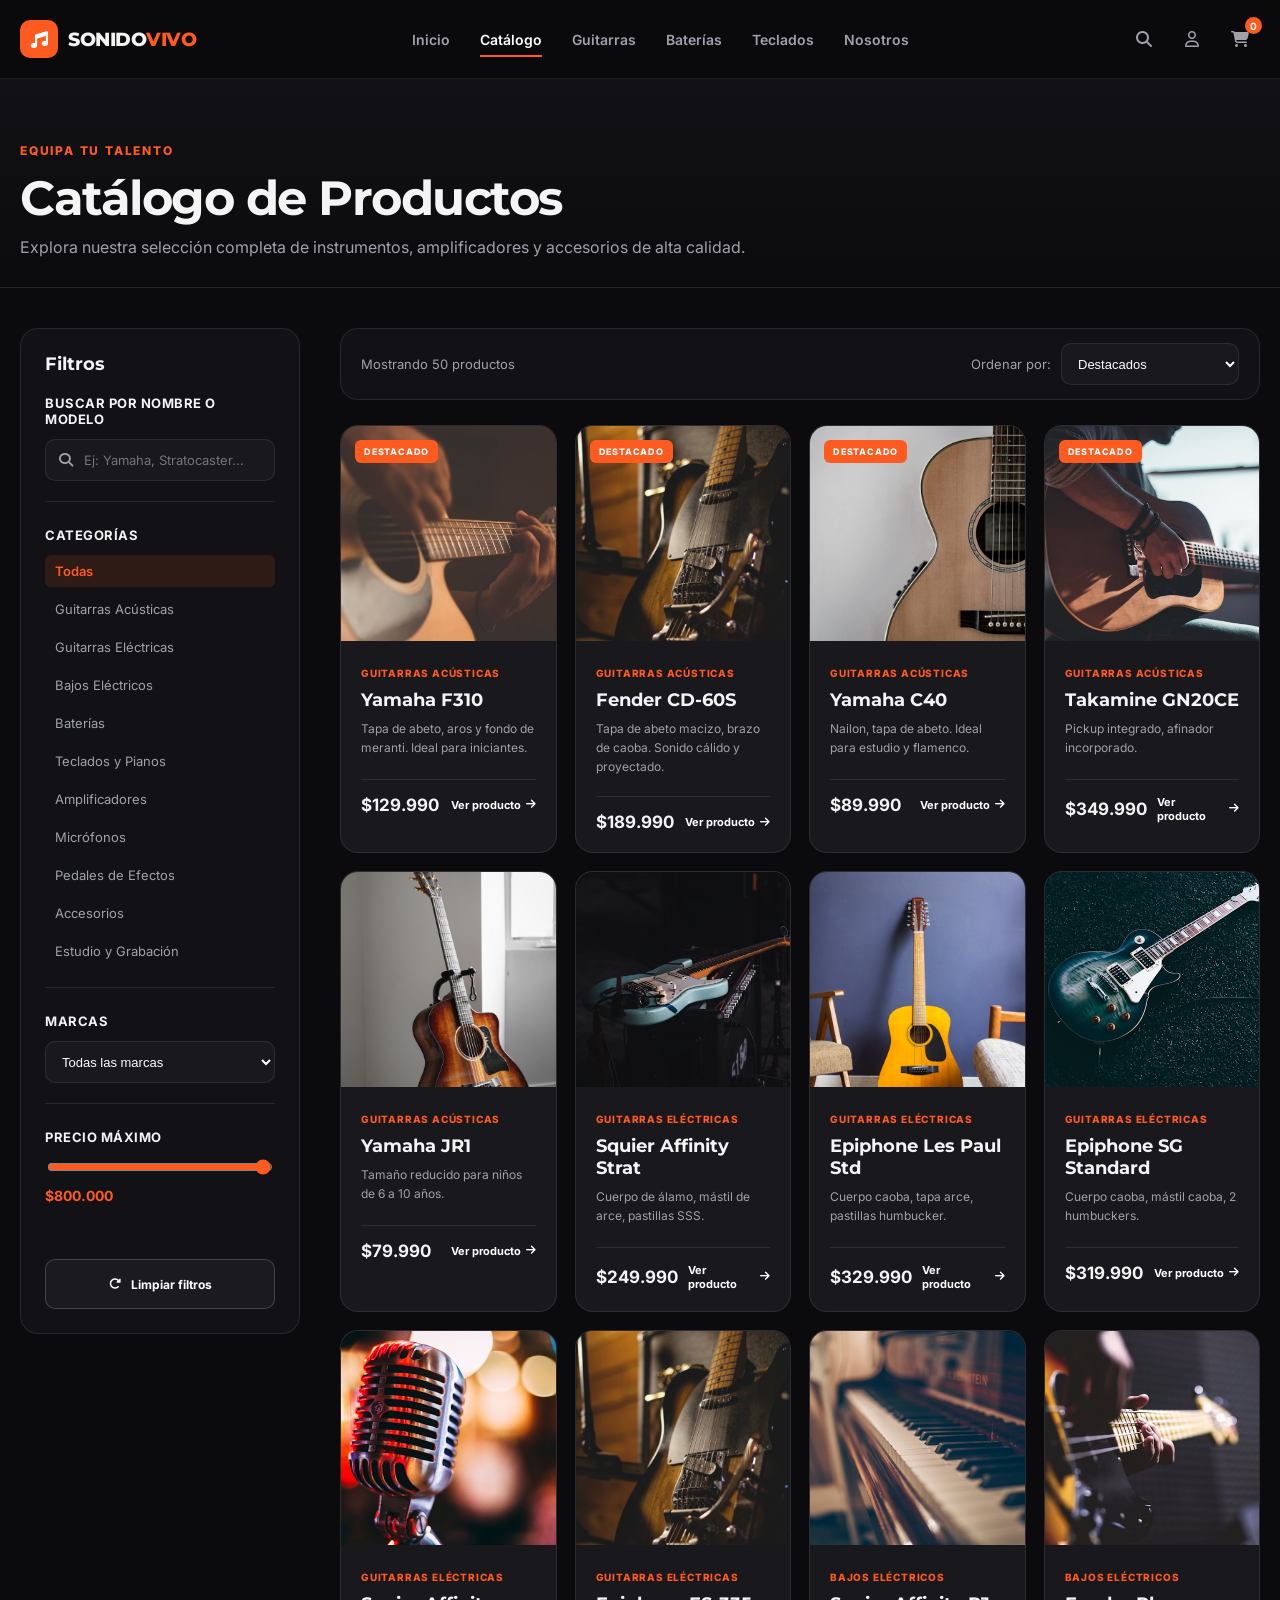
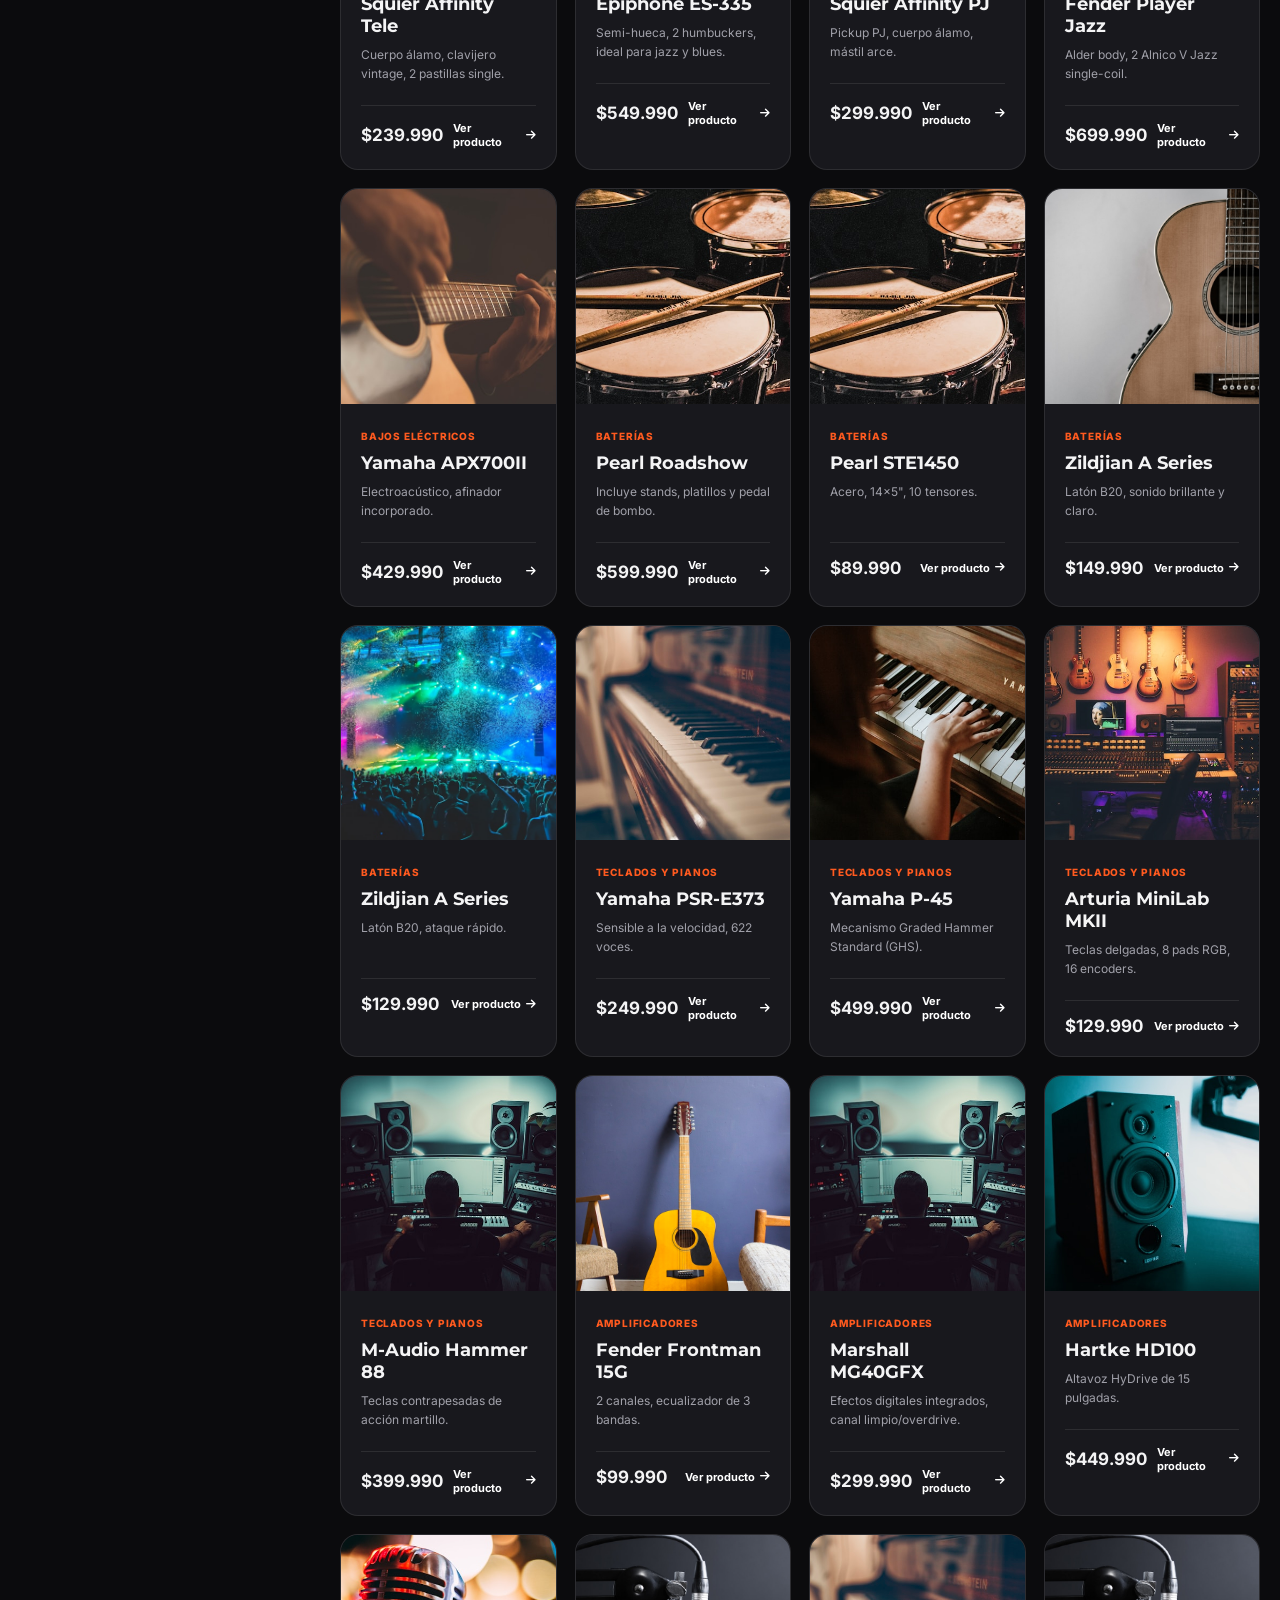
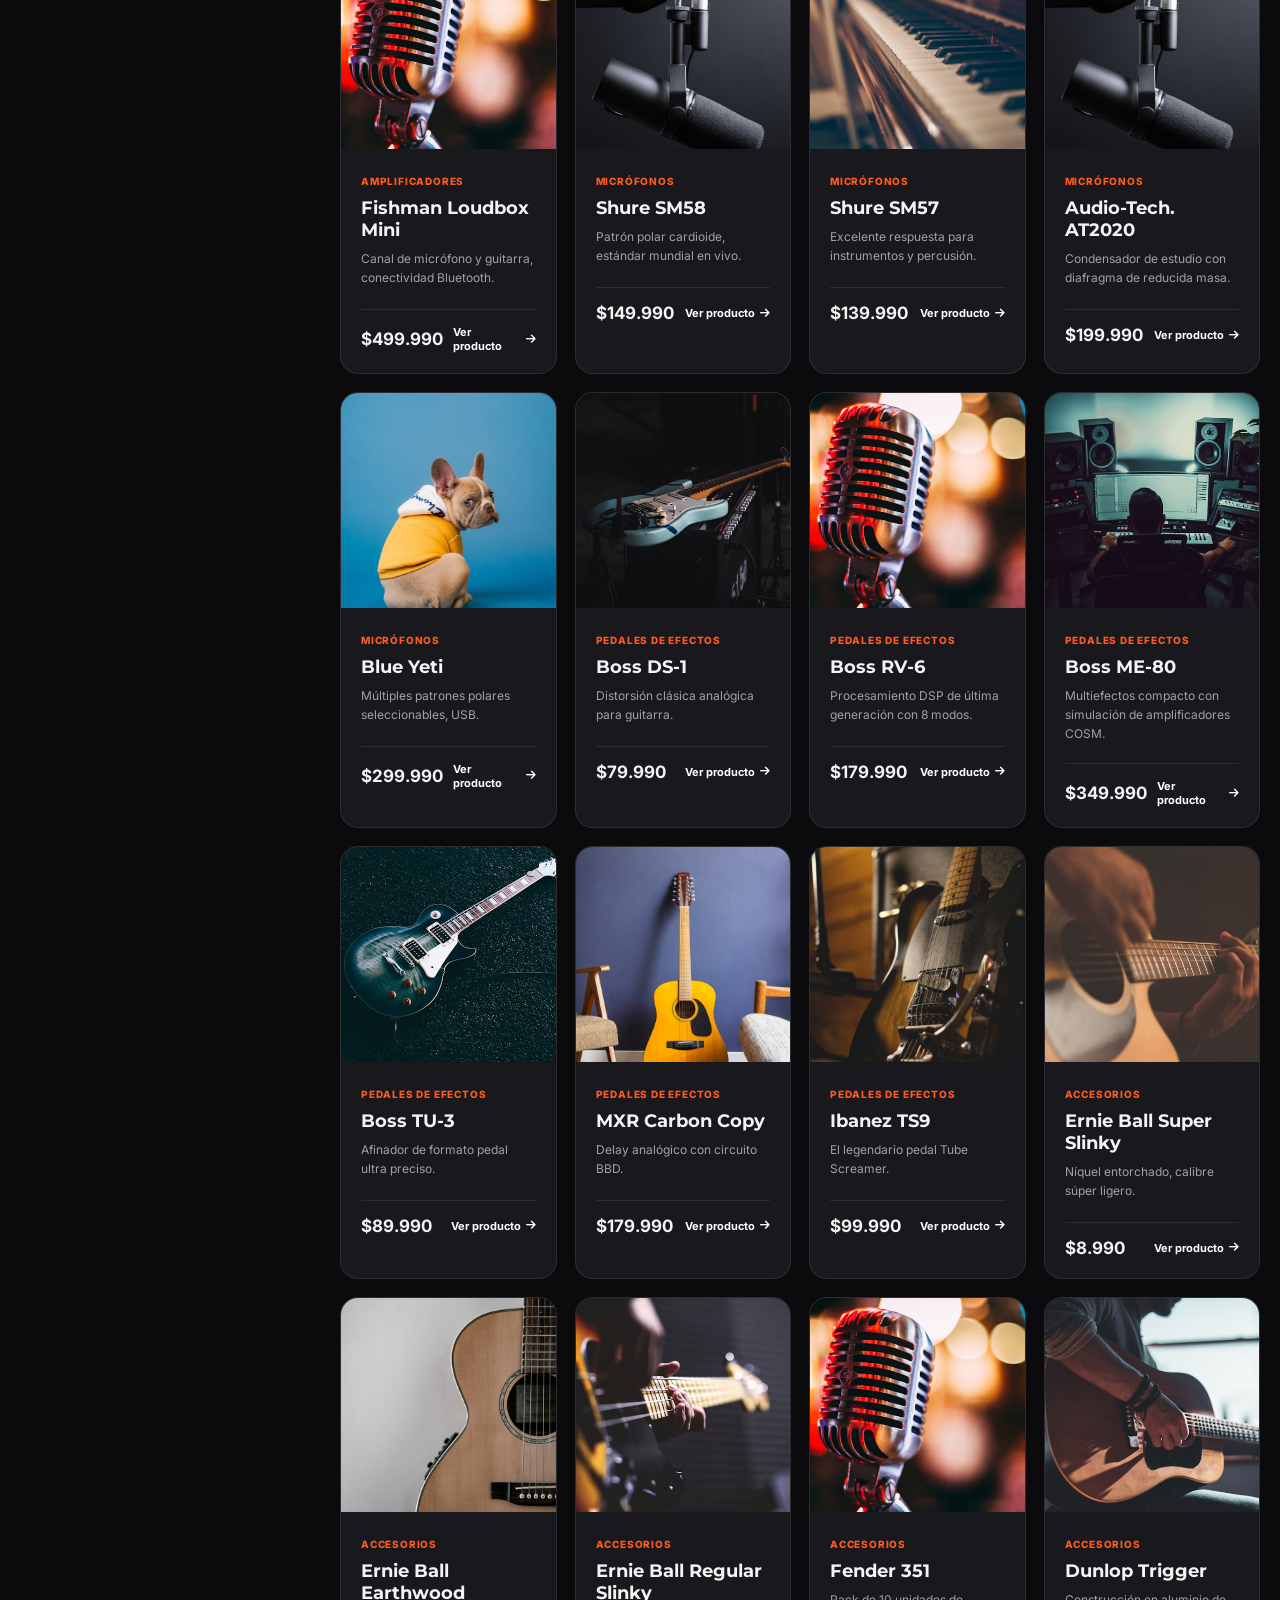
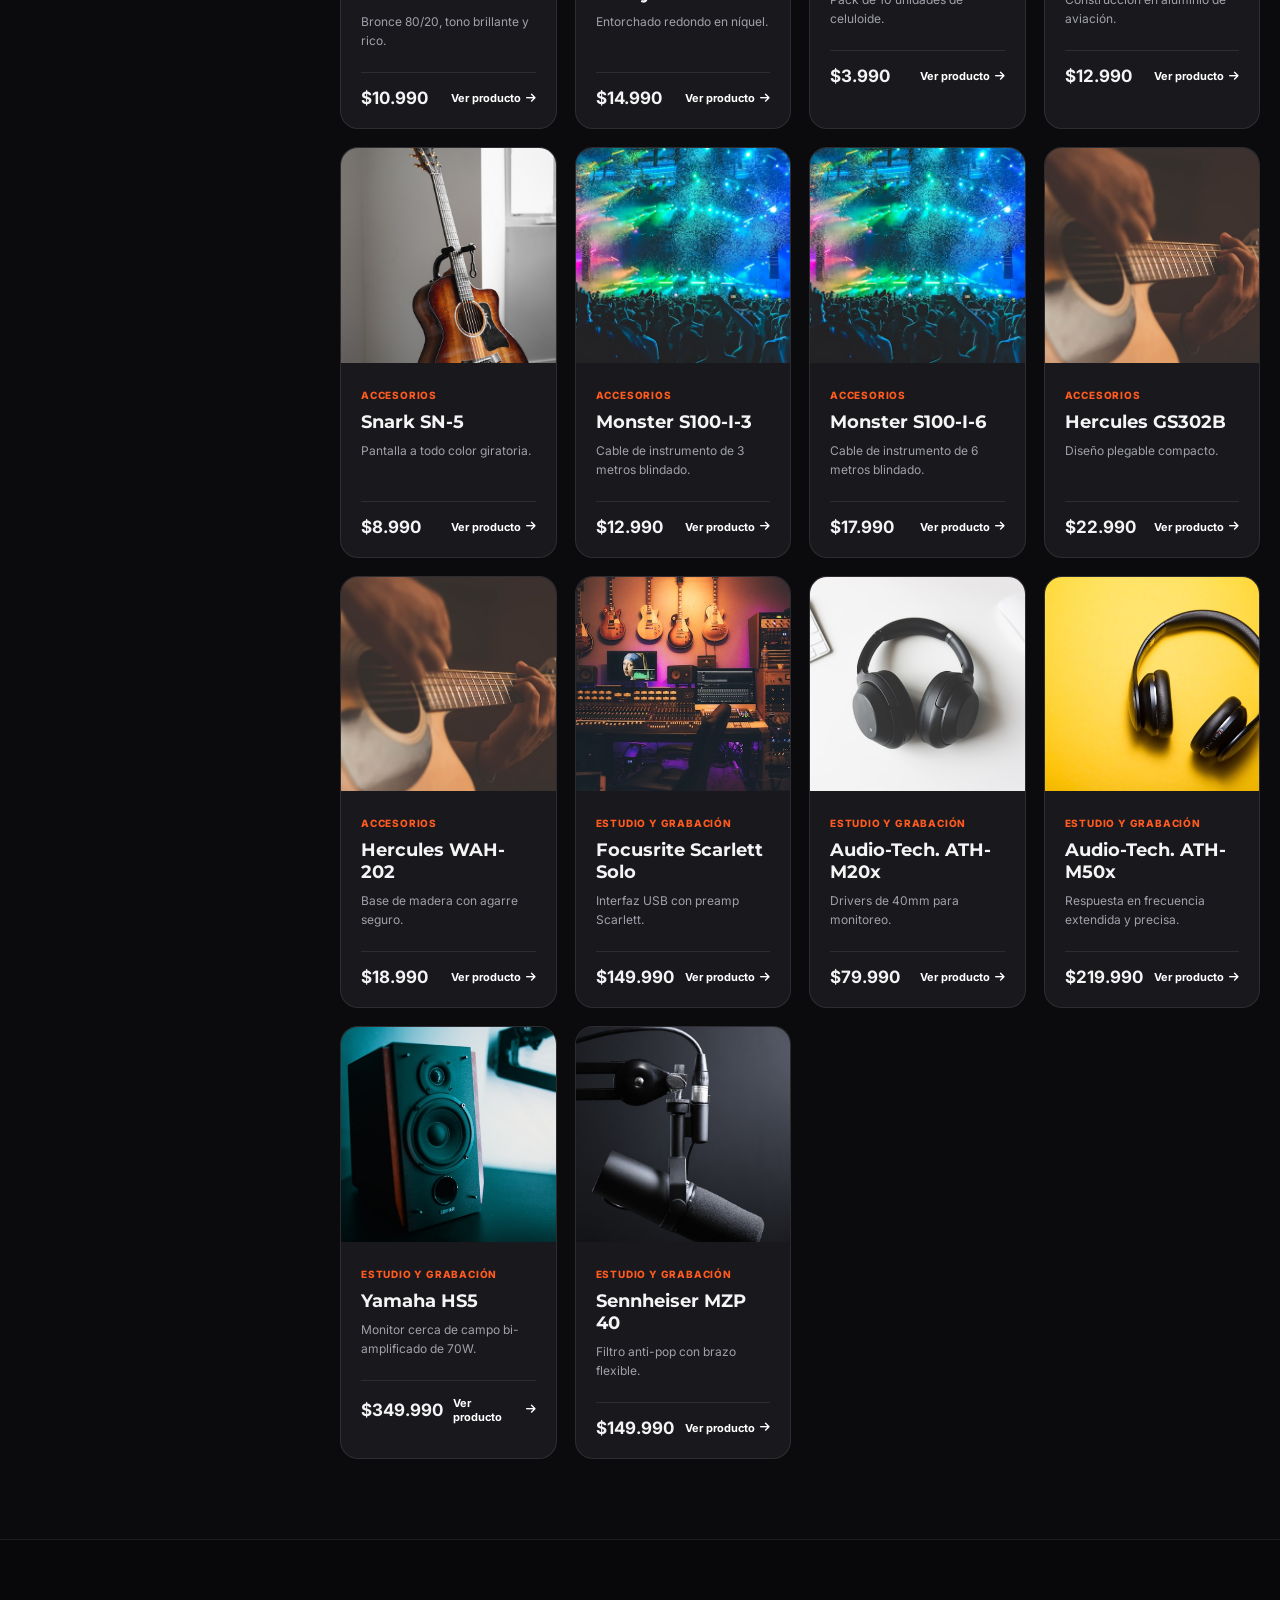
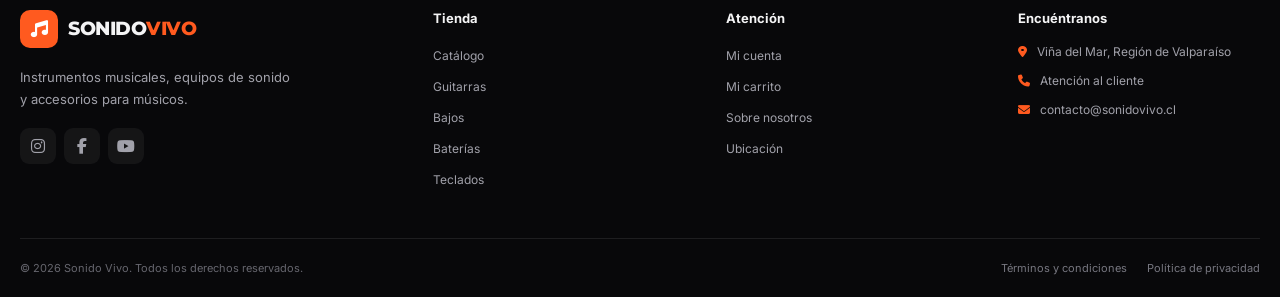
<file: catalogo.html>
<!DOCTYPE html>
<html lang="es">
<head>
    <meta charset="UTF-8">
    <meta name="viewport" content="width=device-width, initial-scale=1.0">

    <meta
        name="description"
        content="Catálogo Sonido Vivo - Encuentra las mejores guitarras, bajos, baterías, teclados, micrófonos y accesorios musicales."
    >

    <title>Catálogo | Sonido Vivo</title>

    <!-- Google Fonts -->
    <link rel="preconnect" href="https://fonts.googleapis.com">
    <link rel="preconnect" href="https://fonts.gstatic.com" crossorigin>
    <link
        href="https://fonts.googleapis.com/css2?family=Inter:wght@400;500;600;700;800&family=Montserrat:wght@600;700;800&display=swap"
        rel="stylesheet"
    >

    <!-- Iconos FontAwesome -->
    <link
        rel="stylesheet"
        href="https://cdnjs.cloudflare.com/ajax/libs/font-awesome/6.5.2/css/all.min.css"
    >

    <!-- CSS -->
    <link rel="stylesheet" href="index.css">
    <link rel="stylesheet" href="catalogo.css">
</head>

<body>

    <!-- =====================================================
         HEADER
    ====================================================== -->
    <header class="site-header">
        <div class="header-container">

            <!-- Logo -->
            <a href="index.html" class="logo" aria-label="Sonido Vivo - Inicio">
                <span class="logo-icon">
                    <i class="fa-solid fa-music"></i>
                </span>
                <span class="logo-text">
                    SONIDO<span>VIVO</span>
                </span>
            </a>

            <!-- Navegación principal -->
            <nav class="main-nav" aria-label="Navegación principal">
                <ul class="nav-list">
                    <li><a href="index.html" class="nav-link">Inicio</a></li>
                    <li><a href="catalogo.html" class="nav-link active">Catálogo</a></li>
                    <li><a href="catalogo.html?categoria=guitarras" class="nav-link">Guitarras</a></li>
                    <li><a href="catalogo.html?categoria=baterias" class="nav-link">Baterías</a></li>
                    <li><a href="catalogo.html?categoria=teclados" class="nav-link">Teclados</a></li>
                    <li><a href="index.html#nosotros" class="nav-link">Nosotros</a></li>
                </ul>
            </nav>

            <!-- Acciones -->
            <div class="header-actions">
                <a href="catalogo.html" class="header-action" aria-label="Buscar productos">
                    <i class="fa-solid fa-magnifying-glass"></i>
                </a>
                <a href="login.html" class="header-action" aria-label="Iniciar sesión">
                    <i class="fa-regular fa-user"></i>
                </a>
                <a href="carrito.html" class="header-action cart-action" aria-label="Ver carrito">
                    <i class="fa-solid fa-cart-shopping"></i>
                    <span class="cart-count">0</span>
                </a>
                <button type="button" class="menu-toggle" id="menuToggle" aria-label="Abrir menú" aria-expanded="false">
                    <i class="fa-solid fa-bars"></i>
                </button>
            </div>

        </div>
    </header>


    <!-- =====================================================
         MAIN - CATÁLOGO
    ====================================================== -->
    <main class="catalog-page">

        <!-- Banner del Catálogo -->
        <section class="catalog-hero">
            <div class="section-container">
                <span class="section-eyebrow">EQUIPA TU TALENTO</span>
                <h1>Catálogo de Productos</h1>
                <p>Explora nuestra selección completa de instrumentos, amplificadores y accesorios de alta calidad.</p>
            </div>
        </section>

        <!-- Layout Principal: Filtros + Lista -->
        <section class="catalog-layout section-container">

            <!-- Botón Móvil para abrir filtros -->
            <button type="button" class="btn btn-secondary filter-mobile-toggle" id="filterMobileToggle">
                <i class="fa-solid fa-filter"></i> Filtros y Búsqueda
            </button>

            <!-- Sidebar Filtros -->
            <aside class="catalog-sidebar" id="catalogSidebar">
                <div class="sidebar-header">
                    <h2>Filtros</h2>
                    <button type="button" class="close-sidebar" id="closeSidebar" aria-label="Cerrar filtros">&times;</button>
                </div>

                <!-- Búsqueda -->
                <div class="filter-group">
                    <label for="searchInput">Buscar por nombre o modelo</label>
                    <div class="search-box">
                        <i class="fa-solid fa-magnifying-glass"></i>
                        <input type="text" id="searchInput" placeholder="Ej: Yamaha, Stratocaster...">
                    </div>
                </div>

                <!-- Categorías -->
                <div class="filter-group">
                    <h3>Categorías</h3>
                    <ul class="filter-list" id="categoryFilterList">
                        <li><button class="filter-btn active" data-category="todos">Todas</button></li>
                        <li><button class="filter-btn" data-category="Guitarras Acústicas">Guitarras Acústicas</button></li>
                        <li><button class="filter-btn" data-category="Guitarras Eléctricas">Guitarras Eléctricas</button></li>
                        <li><button class="filter-btn" data-category="Bajos Eléctricos">Bajos Eléctricos</button></li>
                        <li><button class="filter-btn" data-category="Baterías">Baterías</button></li>
                        <li><button class="filter-btn" data-category="Teclados y Pianos">Teclados y Pianos</button></li>
                        <li><button class="filter-btn" data-category="Amplificadores">Amplificadores</button></li>
                        <li><button class="filter-btn" data-category="Micrófonos">Micrófonos</button></li>
                        <li><button class="filter-btn" data-category="Pedales de Efectos">Pedales de Efectos</button></li>
                        <li><button class="filter-btn" data-category="Accesorios">Accesorios</button></li>
                        <li><button class="filter-btn" data-category="Estudio y Grabación">Estudio y Grabación</button></li>
                    </ul>
                </div>

                <!-- Marcas -->
                <div class="filter-group">
                    <h3>Marcas</h3>
                    <select id="brandSelect" class="filter-select">
                        <option value="todas">Todas las marcas</option>
                    </select>
                </div>

                <!-- Rango de Precio -->
                <div class="filter-group">
                    <h3>Precio máximo</h3>
                    <div class="price-range">
                        <input type="range" id="priceRange" min="3990" max="800000" step="10000" value="800000">
                        <span id="priceValue">$800.000</span>
                    </div>
                </div>

                <!-- Resetear -->
                <button type="button" class="btn btn-secondary btn-reset" id="resetFilters">
                    <i class="fa-solid fa-rotate-right"></i> Limpiar filtros
                </button>
            </aside>

            <!-- Contenido del Catálogo -->
            <div class="catalog-content">

                <!-- Barra Superior de Ordenamiento y Estado -->
                <div class="catalog-toolbar">
                    <p class="results-count" id="resultsCount">Mostrando 0 productos</p>
                    <div class="sort-wrapper">
                        <label for="sortSelect">Ordenar por:</label>
                        <select id="sortSelect" class="filter-select">
                            <option value="destacados">Destacados</option>
                            <option value="precio-asc">Precio: Menor a Mayor</option>
                            <option value="precio-desc">Precio: Mayor a Menor</option>
                            <option value="nombre-asc">Nombre: A - Z</option>
                        </select>
                    </div>
                </div>

                <!-- Grilla de Productos Dinámica -->
                <div class="products-grid" id="catalogProductsGrid">
                    <!-- Se renderiza con JS -->
                </div>

                <!-- Estado Sin Resultados -->
                <div class="no-results" id="noResults" style="display: none;">
                    <i class="fa-solid fa-compact-disc fa-spin-pulse"></i>
                    <h3>No se encontraron productos</h3>
                    <p>Intenta cambiar los términos de búsqueda o ajustar los filtros aplicados.</p>
                </div>

            </div>

        </section>

    </main>


    <!-- =====================================================
         FOOTER
    ====================================================== -->
    <footer class="site-footer">
        <div class="footer-container">
            <div class="footer-main">

                <div class="footer-brand">
                    <a href="index.html" class="logo footer-logo">
                        <span class="logo-icon"><i class="fa-solid fa-music"></i></span>
                        <span class="logo-text">SONIDO<span>VIVO</span></span>
                    </a>
                    <p>Instrumentos musicales, equipos de sonido y accesorios para músicos.</p>
                    <div class="social-links">
                        <a href="#" aria-label="Instagram"><i class="fa-brands fa-instagram"></i></a>
                        <a href="#" aria-label="Facebook"><i class="fa-brands fa-facebook-f"></i></a>
                        <a href="#" aria-label="YouTube"><i class="fa-brands fa-youtube"></i></a>
                    </div>
                </div>

                <div class="footer-column">
                    <h2>Tienda</h2>
                    <ul>
                        <li><a href="catalogo.html">Catálogo</a></li>
                        <li><a href="catalogo.html?categoria=guitarras">Guitarras</a></li>
                        <li><a href="catalogo.html?categoria=bajos">Bajos</a></li>
                        <li><a href="catalogo.html?categoria=baterias">Baterías</a></li>
                        <li><a href="catalogo.html?categoria=teclados">Teclados</a></li>
                    </ul>
                </div>

                <div class="footer-column">
                    <h2>Atención</h2>
                    <ul>
                        <li><a href="login.html">Mi cuenta</a></li>
                        <li><a href="carrito.html">Mi carrito</a></li>
                        <li><a href="index.html#nosotros">Sobre nosotros</a></li>
                        <li><a href="#ubicacion">Ubicación</a></li>
                    </ul>
                </div>

                <div class="footer-column" id="ubicacion">
                    <h2>Encuéntranos</h2>
                    <address>
                        <p><i class="fa-solid fa-location-dot"></i> Viña del Mar, Región de Valparaíso</p>
                        <p><i class="fa-solid fa-phone"></i> Atención al cliente</p>
                        <p><i class="fa-solid fa-envelope"></i> contacto@sonidovivo.cl</p>
                    </address>
                </div>

            </div>

            <div class="footer-bottom">
                <p>&copy; 2026 Sonido Vivo. Todos los derechos reservados.</p>
                <div class="footer-legal">
                    <a href="#">Términos y condiciones</a>
                    <a href="#">Política de privacidad</a>
                </div>
            </div>
        </div>
    </footer>

    <!-- Scripts -->
    <script src="index.js"></script>
    <script src="catalogo.js"></script>
</body>
</html>
</file>
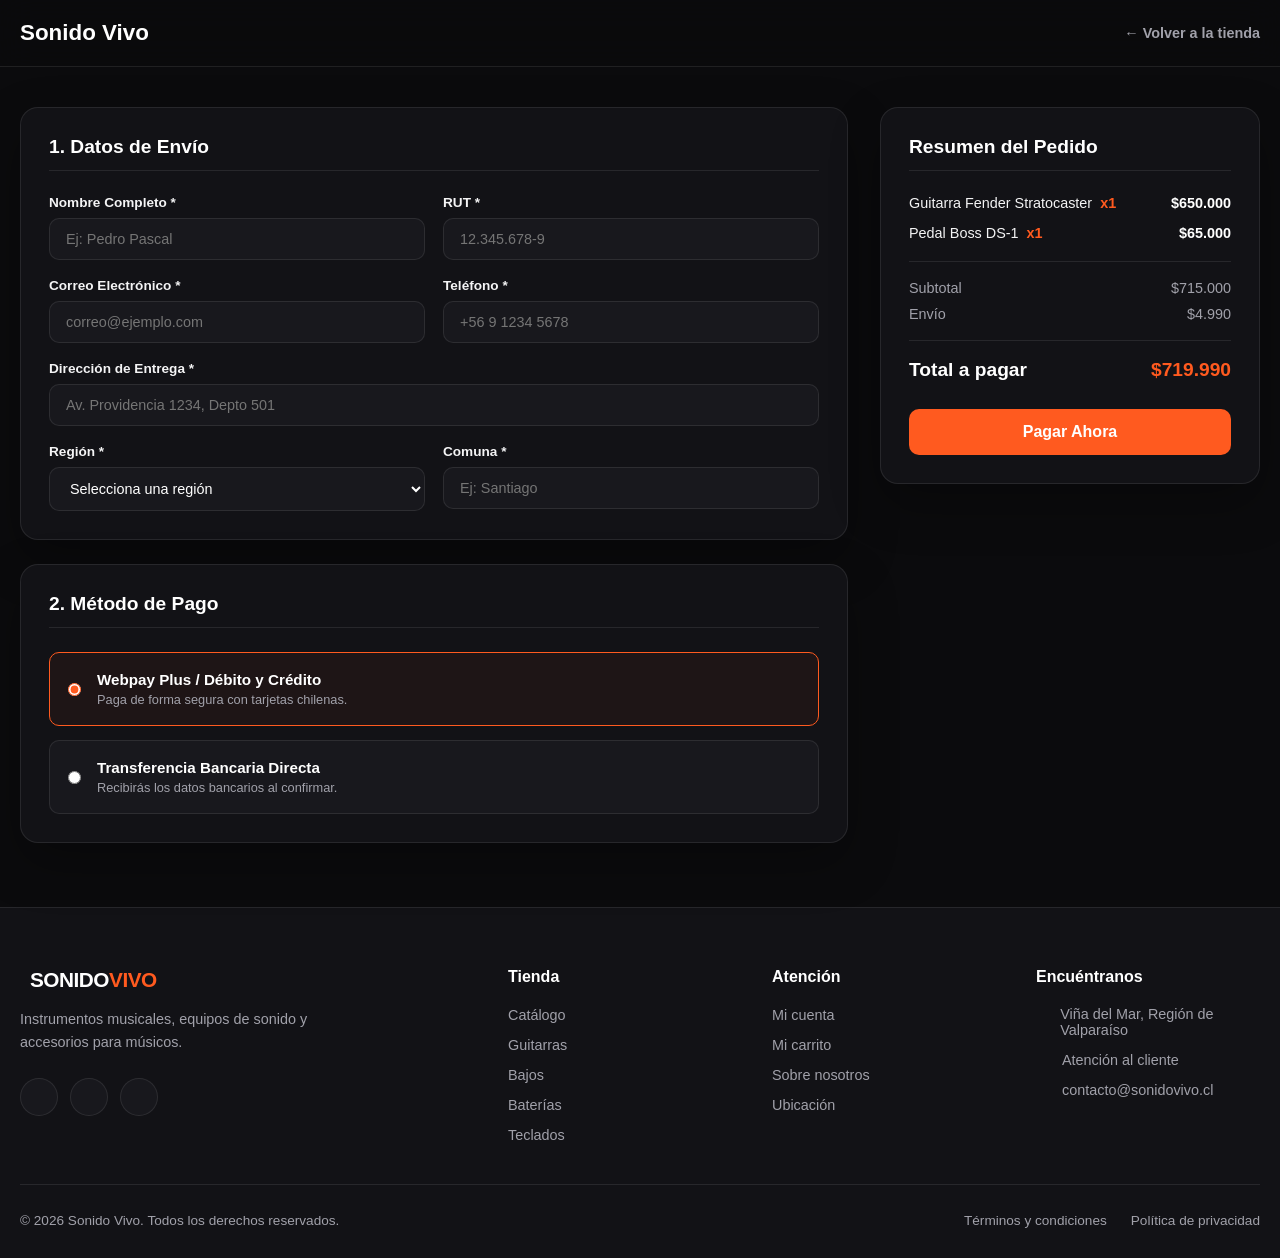
<file: checkout.html>
<html lang="es">
<head>
    <meta charset="UTF-8">
    <meta name="viewport" content="width=device-width, initial-scale=1.0">
    <title>Finalizar Compra - Sonido Vivo</title>
    <link rel="stylesheet" href="checkout.css">
</head>
<body>

    <!-- ENCABEZADO SIMPLE -->
    <header class="checkout-header">
        <div class="header-container">
            <h1 class="logo">Sonido Vivo</h1>
            <a href="index.html" class="link-volver">← Volver a la tienda</a>
        </div>
    </header>

    <!-- CONTENIDO PRINCIPAL -->
    <main class="checkout-container">
        
        <!-- SECCIÓN IZQUIERDA: FORMULARIOS -->
        <section class="checkout-forms">
            
            <!-- PASO 1: DATOS DE CONTACTO Y ENVÍO -->
            <div class="form-card">
                <h2>1. Datos de Envío</h2>
                <form id="formCheckout">
                    <div class="form-grid">
                        <div class="form-group">
                            <label for="nombre">Nombre Completo *</label>
                            <input type="text" id="nombre" class="input-control" placeholder="Ej: Pedro Pascal" required>
                        </div>

                        <div class="form-group">
                            <label for="rut">RUT *</label>
                            <input type="text" id="rut" class="input-control" placeholder="12.345.678-9" required>
                        </div>

                        <div class="form-group">
                            <label for="email">Correo Electrónico *</label>
                            <input type="email" id="email" class="input-control" placeholder="correo@ejemplo.com" required>
                        </div>

                        <div class="form-group">
                            <label for="telefono">Teléfono *</label>
                            <input type="tel" id="telefono" class="input-control" placeholder="+56 9 1234 5678" required>
                        </div>

                        <div class="form-group full-width">
                            <label for="direccion">Dirección de Entrega *</label>
                            <input type="text" id="direccion" class="input-control" placeholder="Av. Providencia 1234, Depto 501" required>
                        </div>

                        <div class="form-group">
                            <label for="region">Región *</label>
                            <select id="region" class="select-control" required>
                                <option value="">Selecciona una región</option>
                                <option value="metropolitana">Región Metropolitana</option>
                                <option value="valparaiso">Valparaíso</option>
                                <option value="biobio">Bío Bío</option>
                            </select>
                        </div>

                        <div class="form-group">
                            <label for="comuna">Comuna *</label>
                            <input type="text" id="comuna" class="input-control" placeholder="Ej: Santiago" required>
                        </div>
                    </div>
                </form>
            </div>

            <!-- PASO 2: MÉTODO DE PAGO -->
            <div class="form-card">
                <h2>2. Método de Pago</h2>
                <div class="payment-options">
                    <label class="payment-option active">
                        <input type="radio" name="pago" value="webpay" checked>
                        <div class="option-info">
                            <strong>Webpay Plus / Débito y Crédito</strong>
                            <span>Paga de forma segura con tarjetas chilenas.</span>
                        </div>
                    </label>

                    <label class="payment-option">
                        <input type="radio" name="pago" value="transferencia">
                        <div class="option-info">
                            <strong>Transferencia Bancaria Directa</strong>
                            <span>Recibirás los datos bancarios al confirmar.</span>
                        </div>
                    </label>
                </div>
            </div>

        </section>

        <!-- SECCIÓN DERECHA: RESUMEN DE LA COMPRA -->
        <aside class="checkout-summary">
            <div class="summary-card">
                <h2>Resumen del Pedido</h2>
                
                <div class="cart-items-list" id="listaProductos">
                    <div class="item-row">
                        <div class="item-detail">
                            <span class="item-name">Guitarra Fender Stratocaster</span>
                            <span class="item-qty">x1</span>
                        </div>
                        <span class="item-price">$650.000</span>
                    </div>

                    <div class="item-row">
                        <div class="item-detail">
                            <span class="item-name">Pedal Boss DS-1</span>
                            <span class="item-qty">x1</span>
                        </div>
                        <span class="item-price">$65.000</span>
                    </div>
                </div>

                <div class="summary-divider"></div>

                <div class="summary-row">
                    <span>Subtotal</span>
                    <span id="subtotalAmount">$715.000</span>
                </div>
                <div class="summary-row">
                    <span>Envío</span>
                    <span id="shippingAmount">$4.990</span>
                </div>

                <div class="summary-divider"></div>

                <div class="summary-row total-row">
                    <span>Total a pagar</span>
                    <span id="totalAmount">$719.990</span>
                </div>

                <button type="submit" form="formCheckout" class="btn-primary btn-block">Pagar Ahora</button>
            </div>
        </aside>

    </main>

    <footer class="site-footer">

        <div class="footer-container">

            <div class="footer-main">

                <!-- Marca -->
                <div class="footer-brand">

                    <a href="index.html" class="logo footer-logo">

                        <span class="logo-icon">
                            <i class="fa-solid fa-music"></i>
                        </span>

                        <span class="logo-text">
                            SONIDO<span>VIVO</span>
                        </span>

                    </a>

                    <p>
                        Instrumentos musicales, equipos de sonido
                        y accesorios para músicos.
                    </p>

                    <div class="social-links">

                        <a
                            href="#"
                            aria-label="Instagram de Sonido Vivo"
                        >
                            <i class="fa-brands fa-instagram"></i>
                        </a>

                        <a
                            href="#"
                            aria-label="Facebook de Sonido Vivo"
                        >
                            <i class="fa-brands fa-facebook-f"></i>
                        </a>

                        <a
                            href="#"
                            aria-label="YouTube de Sonido Vivo"
                        >
                            <i class="fa-brands fa-youtube"></i>
                        </a>

                    </div>

                </div>


                <!-- Navegación -->
                <div class="footer-column">

                    <h2>Tienda</h2>

                    <ul>
                        <li>
                            <a href="catalogo.html">Catálogo</a>
                        </li>

                        <li>
                            <a href="catalogo.html?categoria=guitarras">
                                Guitarras
                            </a>
                        </li>

                        <li>
                            <a href="catalogo.html?categoria=bajos">
                                Bajos
                            </a>
                        </li>

                        <li>
                            <a href="catalogo.html?categoria=baterias">
                                Baterías
                            </a>
                        </li>

                        <li>
                            <a href="catalogo.html?categoria=teclados">
                                Teclados
                            </a>
                        </li>
                    </ul>

                </div>


                <!-- Atención -->
                <div class="footer-column">

                    <h2>Atención</h2>

                    <ul>
                        <li>
                            <a href="login.html">Mi cuenta</a>
                        </li>

                        <li>
                            <a href="carrito.html">Mi carrito</a>
                        </li>

                        <li>
                            <a href="#nosotros">Sobre nosotros</a>
                        </li>

                        <li>
                            <a href="#ubicacion">Ubicación</a>
                        </li>
                    </ul>

                </div>


                <!-- Contacto -->
                <div
                    class="footer-column"
                    id="ubicacion"
                >

                    <h2>Encuéntranos</h2>

                    <address>

                        <p>
                            <i class="fa-solid fa-location-dot"></i>
                            Viña del Mar, Región de Valparaíso
                        </p>

                        <p>
                            <i class="fa-solid fa-phone"></i>
                            Atención al cliente
                        </p>

                        <p>
                            <i class="fa-solid fa-envelope"></i>
                            contacto@sonidovivo.cl
                        </p>

                    </address>

                </div>

            </div>


            <div class="footer-bottom">

                <p>
                    &copy; 2026 Sonido Vivo. Todos los derechos reservados.
                </p>

                <div class="footer-legal">

                    <a href="#">
                        Términos y condiciones
                    </a>

                    <a href="#">
                        Política de privacidad
                    </a>

                </div>

            </div>

        </div>

    </footer>

    <script src="checkout.js"></script>
</body>
</html>
</file>
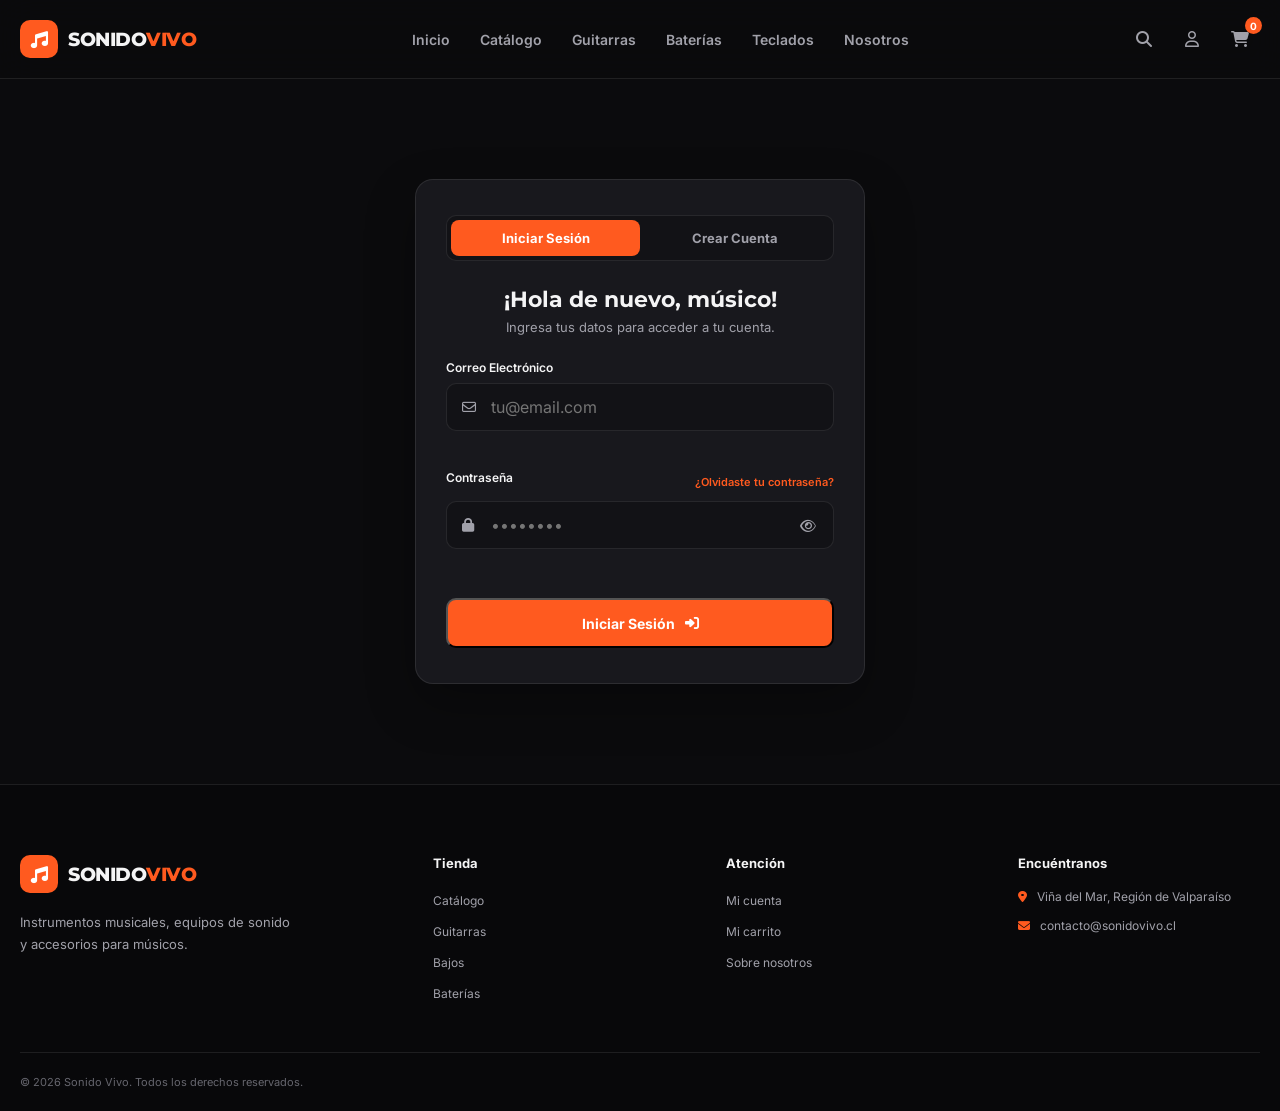
<file: login.html>
<!DOCTYPE html>
<html lang="es">
<head>
    <meta charset="UTF-8">
    <meta name="viewport" content="width=device-width, initial-scale=1.0">
    <meta name="description" content="Sonido Vivo - Inicia sesión o crea una cuenta para gestionar tus pedidos y guardar tus instrumentos favoritos.">
    
    <title>Iniciar Sesión / Registro | Sonido Vivo</title>

    <!-- Google Fonts -->
    <link rel="preconnect" href="https://fonts.googleapis.com">
    <link rel="preconnect" href="https://fonts.gstatic.com" crossorigin>
    <link href="https://fonts.googleapis.com/css2?family=Inter:wght@400;500;600;700;800&family=Montserrat:wght@600;700;800&display=swap" rel="stylesheet">

    <!-- Iconos FontAwesome -->
    <link rel="stylesheet" href="https://cdnjs.cloudflare.com/ajax/libs/font-awesome/6.5.2/css/all.min.css">

    <!-- CSS -->
    <link rel="stylesheet" href="index.css">
    <link rel="stylesheet" href="login.css">
</head>
<body>

    <!-- =====================================================
         HEADER
    ====================================================== -->
    <header class="site-header">
        <div class="header-container">
            <!-- Logo -->
            <a href="index.html" class="logo" aria-label="Sonido Vivo - Inicio">
                <span class="logo-icon">
                    <i class="fa-solid fa-music"></i>
                </span>
                <span class="logo-text">
                    SONIDO<span>VIVO</span>
                </span>
            </a>

            <!-- Navegación principal -->
            <nav class="main-nav" aria-label="Navegación principal">
                <ul class="nav-list">
                    <li><a href="index.html" class="nav-link">Inicio</a></li>
                    <li><a href="catalogo.html" class="nav-link">Catálogo</a></li>
                    <li><a href="catalogo.html?categoria=guitarras" class="nav-link">Guitarras</a></li>
                    <li><a href="catalogo.html?categoria=baterias" class="nav-link">Baterías</a></li>
                    <li><a href="catalogo.html?categoria=teclados" class="nav-link">Teclados</a></li>
                    <li><a href="index.html#nosotros" class="nav-link">Nosotros</a></li>
                </ul>
            </nav>

            <!-- Acciones -->
            <div class="header-actions">
                <a href="catalogo.html" class="header-action" aria-label="Buscar productos">
                    <i class="fa-solid fa-magnifying-glass"></i>
                </a>
                <a href="login.html" class="header-action active" aria-label="Iniciar sesión">
                    <i class="fa-regular fa-user"></i>
                </a>
                <a href="carrito.html" class="header-action cart-action" aria-label="Ver carrito">
                    <i class="fa-solid fa-cart-shopping"></i>
                    <span class="cart-count">0</span>
                </a>
                <button type="button" class="menu-toggle" id="menuToggle" aria-label="Abrir menú">
                    <i class="fa-solid fa-bars"></i>
                </button>
            </div>
        </div>
    </header>

    <!-- =====================================================
         MAIN CONTENT - AUTH FORM
    ====================================================== -->
    <main class="auth-page section">
        <div class="section-container">
            
            <div class="auth-wrapper">
                
                <!-- Selector de Pestañas (Tabs) -->
                <div class="auth-tabs" role="tablist">
                    <button type="button" class="auth-tab active" id="tabLogin" role="tab" aria-selected="true" aria-controls="formLogin">
                        Iniciar Sesión
                    </button>
                    <button type="button" class="auth-tab" id="tabRegister" role="tab" aria-selected="false" aria-controls="formRegister">
                        Crear Cuenta
                    </button>
                </div>

                <!-- Mensaje de Alerta Global -->
                <div id="authAlert" class="auth-alert" role="alert" style="display: none;"></div>

                <!-- FORMULARIO 1: INICIAR SESIÓN -->
                <form id="formLogin" class="auth-form active" novalidate>
                    <div class="auth-header">
                        <h2>¡Hola de nuevo, músico!</h2>
                        <p>Ingresa tus datos para acceder a tu cuenta.</p>
                    </div>

                    <div class="form-group">
                        <label for="loginEmail">Correo Electrónico</label>
                        <div class="input-icon-wrapper">
                            <i class="fa-regular fa-envelope input-icon"></i>
                            <input type="email" id="loginEmail" placeholder="tu@email.com" required autocomplete="email">
                        </div>
                        <small class="form-error" id="loginEmailError"></small>
                    </div>

                    <div class="form-group">
                        <div class="label-with-link">
                            <label for="loginPassword">Contraseña</label>
                            <a href="#" id="forgotPasswordLink" class="forgot-link">¿Olvidaste tu contraseña?</a>
                        </div>
                        <div class="input-icon-wrapper">
                            <i class="fa-solid fa-lock input-icon"></i>
                            <input type="password" id="loginPassword" placeholder="••••••••" required autocomplete="current-password">
                            <button type="button" class="toggle-password" aria-label="Mostrar u ocultar contraseña">
                                <i class="fa-regular fa-eye"></i>
                            </button>
                        </div>
                        <small class="form-error" id="loginPasswordError"></small>
                    </div>

                    <button type="submit" class="btn btn-primary auth-submit">
                        Iniciar Sesión <i class="fa-solid fa-right-to-bracket"></i>
                    </button>
                </form>

                <!-- FORMULARIO 2: CREAR CUENTA -->
                <form id="formRegister" class="auth-form" novalidate>
                    <div class="auth-header">
                        <h2>Únete a Sonido Vivo</h2>
                        <p>Crea una cuenta para realizar compras más rápido y ver tus pedidos.</p>
                    </div>

                    <div class="form-group">
                        <label for="regName">Nombre Completo</label>
                        <div class="input-icon-wrapper">
                            <i class="fa-regular fa-user input-icon"></i>
                            <input type="text" id="regName" placeholder="Juan Pérez" required autocomplete="name">
                        </div>
                        <small class="form-error" id="regNameError"></small>
                    </div>

                    <div class="form-group">
                        <label for="regEmail">Correo Electrónico</label>
                        <div class="input-icon-wrapper">
                            <i class="fa-regular fa-envelope input-icon"></i>
                            <input type="email" id="regEmail" placeholder="tu@email.com" required autocomplete="email">
                        </div>
                        <small class="form-error" id="regEmailError"></small>
                    </div>

                    <div class="form-group">
                        <label for="regPassword">Contraseña</label>
                        <div class="input-icon-wrapper">
                            <i class="fa-solid fa-lock input-icon"></i>
                            <input type="password" id="regPassword" placeholder="Mínimo 6 caracteres" required autocomplete="new-password">
                            <button type="button" class="toggle-password" aria-label="Mostrar u ocultar contraseña">
                                <i class="fa-regular fa-eye"></i>
                            </button>
                        </div>
                        <small class="form-error" id="regPasswordError"></small>
                    </div>

                    <div class="form-group">
                        <label for="regConfirmPassword">Confirmar Contraseña</label>
                        <div class="input-icon-wrapper">
                            <i class="fa-solid fa-lock input-icon"></i>
                            <input type="password" id="regConfirmPassword" placeholder="Repite tu contraseña" required autocomplete="new-password">
                        </div>
                        <small class="form-error" id="regConfirmPasswordError"></small>
                    </div>

                    <button type="submit" class="btn btn-primary auth-submit">
                        Crear Mi Cuenta <i class="fa-solid fa-user-plus"></i>
                    </button>
                </form>

            </div>

        </div>
    </main>

    <!-- =====================================================
         FOOTER
    ====================================================== -->
    <footer class="site-footer">
        <div class="footer-container">
            <div class="footer-main">
                <div class="footer-brand">
                    <a href="index.html" class="logo footer-logo">
                        <span class="logo-icon"><i class="fa-solid fa-music"></i></span>
                        <span class="logo-text">SONIDO<span>VIVO</span></span>
                    </a>
                    <p>Instrumentos musicales, equipos de sonido y accesorios para músicos.</p>
                </div>
                <div class="footer-column">
                    <h2>Tienda</h2>
                    <ul>
                        <li><a href="catalogo.html">Catálogo</a></li>
                        <li><a href="catalogo.html?categoria=guitarras">Guitarras</a></li>
                        <li><a href="catalogo.html?categoria=bajos">Bajos</a></li>
                        <li><a href="catalogo.html?categoria=baterias">Baterías</a></li>
                    </ul>
                </div>
                <div class="footer-column">
                    <h2>Atención</h2>
                    <ul>
                        <li><a href="login.html">Mi cuenta</a></li>
                        <li><a href="carrito.html">Mi carrito</a></li>
                        <li><a href="index.html#nosotros">Sobre nosotros</a></li>
                    </ul>
                </div>
                <div class="footer-column" id="ubicacion">
                    <h2>Encuéntranos</h2>
                    <address>
                        <p><i class="fa-solid fa-location-dot"></i> Viña del Mar, Región de Valparaíso</p>
                        <p><i class="fa-solid fa-envelope"></i> contacto@sonidovivo.cl</p>
                    </address>
                </div>
            </div>
            <div class="footer-bottom">
                <p>&copy; 2026 Sonido Vivo. Todos los derechos reservados.</p>
            </div>
        </div>
    </footer>

    <!-- Scripts -->
    <script src="index.js"></script>
    <script src="login.js"></script>
</body>
</html>
</file>
<file: admin-pedidos.css>
/* =========================================================
   SONIDO VIVO
   ADMIN-PEDIDOS.CSS (DARK PREMIUM CORREGIDO)
========================================================= */

:root {
    --sv-primary: #ff5a1f;
    --sv-primary-dark: #e44812;
    --sv-dark: #0b0b0d;
    --sv-dark-soft: #121216;
    --sv-card: #18181d;
    --sv-white: #ffffff;
    --sv-text: #f4f4f5;
    --sv-muted: #a1a1aa;
    --sv-border: rgba(255, 255, 255, 0.09);
    --sv-radius: 18px;
    --sv-radius-small: 10px;
    --sv-shadow: 0 20px 50px rgba(0, 0, 0, 0.28);
    --sv-container: 1240px;
}

* {
    box-sizing: border-box;
    margin: 0;
    padding: 0;
}

body {
    display: flex;
    min-height: 100vh;
    background-color: var(--sv-dark);
    color: var(--sv-text);
    font-family: "Inter", sans-serif;
}

/* ESTRUCTURA CONTENEDORA DERECHA (MAIN + FOOTER) */
.admin-layout {
    flex: 1;
    display: flex;
    flex-direction: column;
    min-height: 100vh;
    overflow-y: auto;
}

/* ==========================================
   SIDEBAR
   ========================================== */
.sidebar {
    width: 260px;
    background-color: var(--sv-dark-soft);
    border-right: 1px solid var(--sv-border);
    padding: 28px 20px;
    display: flex;
    flex-direction: column;
    gap: 30px;
    flex-shrink: 0;
}

.sidebar h2 {
    font-family: "Montserrat", sans-serif;
    font-size: 1.1rem;
    font-weight: 800;
    color: var(--sv-white);
    padding-left: 10px;
    border-left: 4px solid var(--sv-primary);
}

.sidebar nav {
    display: flex;
    flex-direction: column;
    gap: 6px;
}

.sidebar nav a {
    display: flex;
    align-items: center;
    gap: 12px;
    color: var(--sv-muted);
    text-decoration: none;
    padding: 12px 14px;
    border-radius: var(--sv-radius-small);
    font-size: 0.9rem;
    font-weight: 600;
    transition: all 0.25s ease;
}

.sidebar nav a:hover, 
.sidebar nav a.active {
    background-color: var(--sv-card);
    color: var(--sv-white);
    border: 1px solid var(--sv-border);
}

.sidebar nav a.active {
    color: var(--sv-primary);
}

/* ==========================================
   ÁREA PRINCIPAL DE CONTENIDO
   ========================================== */
.main-content {
    flex: 1;
    padding: 36px;
}

.header-title h1 {
    font-family: "Montserrat", sans-serif;
    font-size: 1.6rem;
    color: var(--sv-white);
    font-weight: 800;
    margin-bottom: 24px;
}

/* ==========================================
   CONTROLES Y FILTROS
   ========================================== */
.toolbar {
    display: flex;
    gap: 12px;
    margin-bottom: 24px;
    flex-wrap: wrap;
}

.input-control, .select-control {
    padding: 12px 16px;
    background-color: var(--sv-card);
    border: 1px solid var(--sv-border);
    border-radius: var(--sv-radius-small);
    color: var(--sv-white);
    font-size: 0.9rem;
    outline: none;
    transition: border-color 0.25s ease;
}

.select-control option {
    background-color: var(--sv-card);
    color: var(--sv-white);
}

.input-control:focus, .select-control:focus {
    border-color: var(--sv-primary);
}

/* ==========================================
   TABLA DE PEDIDOS
   ========================================== */
.table-responsive {
    width: 100%;
    overflow-x: auto;
    background-color: var(--sv-dark-soft);
    border-radius: var(--sv-radius);
    border: 1px solid var(--sv-border);
    box-shadow: var(--sv-shadow);
}

table {
    width: 100%;
    border-collapse: collapse;
    text-align: left;
}

th, td {
    padding: 16px 20px;
    border-bottom: 1px solid var(--sv-border);
    font-size: 0.9rem;
}

th {
    background-color: rgba(255, 255, 255, 0.02);
    color: var(--sv-muted);
    font-weight: 700;
    text-transform: uppercase;
    font-size: 0.75rem;
    letter-spacing: 0.8px;
}

tr:hover {
    background-color: rgba(255, 255, 255, 0.02);
}

/* ==========================================
   BADGES DE ESTADO
   ========================================== */
.badge-status {
    padding: 6px 12px;
    border-radius: 20px;
    font-size: 0.75rem;
    font-weight: 700;
    display: inline-block;
}

.badge-pending {
    background-color: rgba(234, 179, 8, 0.15);
    color: #fde047;
    border: 1px solid rgba(234, 179, 8, 0.3);
}

.badge-completed {
    background-color: rgba(34, 197, 94, 0.15);
    color: #86efac;
    border: 1px solid rgba(34, 197, 94, 0.3);
}

.badge-cancelled {
    background-color: rgba(239, 68, 68, 0.15);
    color: #fca5a5;
    border: 1px solid rgba(239, 68, 68, 0.3);
}

/* ==========================================
   BOTONES DE ACCIÓN
   ========================================== */
.btn-action {
    padding: 8px 14px;
    border-radius: var(--sv-radius-small);
    border: 1px solid var(--sv-border);
    background-color: rgba(255, 255, 255, 0.06);
    color: var(--sv-white);
    cursor: pointer;
    font-size: 0.82rem;
    font-weight: 600;
    transition: all 0.2s ease;
}

.btn-action:hover {
    border-color: var(--sv-primary);
    color: var(--sv-primary);
}

/* ==========================================
   FOOTER GLOBAL
   ========================================== */
.site-footer {
    background-color: var(--sv-dark-soft);
    border-top: 1px solid var(--sv-border);
    padding: 60px 0 30px;
    margin-top: auto;
}

.footer-container {
    width: min(100% - 40px, var(--sv-container));
    margin-inline: auto;
}

.footer-main {
    display: grid;
    grid-template-columns: 2fr repeat(3, 1fr);
    gap: 40px;
    padding-bottom: 40px;
    border-bottom: 1px solid var(--sv-border);
}

.footer-brand {
    display: flex;
    flex-direction: column;
    gap: 16px;
}

.footer-logo {
    display: inline-flex;
    align-items: center;
    gap: 10px;
    text-decoration: none;
}

.footer-logo .logo-icon {
    color: var(--sv-primary);
    font-size: 1.4rem;
}

.footer-logo .logo-text {
    font-family: "Montserrat", sans-serif;
    font-size: 1.3rem;
    font-weight: 800;
    color: var(--sv-white);
    letter-spacing: -0.5px;
}

.footer-logo .logo-text span {
    color: var(--sv-primary);
}

.footer-brand p {
    color: var(--sv-muted);
    font-size: 0.9rem;
    line-height: 1.6;
    max-width: 320px;
}

.social-links {
    display: flex;
    gap: 12px;
    margin-top: 8px;
}

.social-links a {
    display: flex;
    align-items: center;
    justify-content: center;
    width: 38px;
    height: 38px;
    background-color: var(--sv-card);
    border: 1px solid var(--sv-border);
    border-radius: 50%;
    color: var(--sv-muted);
    text-decoration: none;
    transition: all 0.25s ease;
}

.social-links a:hover {
    background-color: var(--sv-primary);
    color: var(--sv-white);
    border-color: var(--sv-primary);
    transform: translateY(-3px);
}

.footer-column h2 {
    font-family: "Montserrat", sans-serif;
    font-size: 1rem;
    font-weight: 700;
    color: var(--sv-white);
    margin-bottom: 20px;
}

.footer-column ul {
    list-style: none;
    display: flex;
    flex-direction: column;
    gap: 12px;
}

.footer-column ul a {
    color: var(--sv-muted);
    text-decoration: none;
    font-size: 0.9rem;
    transition: color 0.25s ease;
}

.footer-column ul a:hover {
    color: var(--sv-primary);
}

.footer-column address {
    font-style: normal;
    display: flex;
    flex-direction: column;
    gap: 14px;
}

.footer-column address p {
    display: flex;
    align-items: center;
    gap: 10px;
    color: var(--sv-muted);
    font-size: 0.9rem;
}

.footer-column address p i {
    color: var(--sv-primary);
    font-size: 1rem;
    width: 16px;
}

.footer-bottom {
    display: flex;
    justify-content: space-between;
    align-items: center;
    padding-top: 28px;
    font-size: 0.85rem;
    color: var(--sv-muted);
    flex-wrap: wrap;
    gap: 16px;
}

.footer-legal {
    display: flex;
    gap: 24px;
}

.footer-legal a {
    color: var(--sv-muted);
    text-decoration: none;
    transition: color 0.25s ease;
}

.footer-legal a:hover {
    color: var(--sv-white);
}

/* ==========================================
   RESPONSIVO
   ========================================== */
@media (max-width: 900px) {
    .footer-main {
        grid-template-columns: 1fr 1fr;
    }
}

@media (max-width: 768px) {
    body { 
        flex-direction: column; 
    }
    .sidebar { 
        width: 100%; 
        padding: 20px; 
    }
    .sidebar nav { 
        flex-direction: row; 
        overflow-x: auto; 
    }
    .main-content { 
        padding: 20px; 
    }
}

@media (max-width: 550px) {
    .footer-main {
        grid-template-columns: 1fr;
        gap: 32px;
    }
    .footer-bottom {
        flex-direction: column;
        align-items: flex-start;
    }
}
</file>
<file: admin-productos.css>
:root {
    --sv-primary: #ff5a1f;
    --sv-primary-dark: #e44812;
    --sv-dark: #0b0b0d;
    --sv-dark-soft: #121216;
    --sv-card: #18181d;
    --sv-white: #ffffff;
    --sv-text: #f4f4f5;
    --sv-muted: #a1a1aa;
    --sv-border: rgba(255, 255, 255, 0.09);
    --sv-radius: 18px;
    --sv-radius-small: 10px;
    --sv-shadow: 0 20px 50px rgba(0, 0, 0, 0.28);
}

* {
    box-sizing: border-box;
    margin: 0;
    padding: 0;
}

body {
    display: flex;
    min-height: 100vh;
    background-color: var(--sv-dark);
    color: var(--sv-text);
    font-family: "Inter", sans-serif;
}

/* =========================================================
   LAYOUT ADMIN (CONTENEDOR DERECHO)
========================================================= */
.admin-layout {
    flex: 1;
    display: flex;
    flex-direction: column;
    min-width: 0;
}

/* =========================================================
   SIDEBAR
========================================================= */
.sidebar {
    width: 260px;
    background-color: var(--sv-dark-soft);
    border-right: 1px solid var(--sv-border);
    padding: 28px 20px;
    display: flex;
    flex-direction: column;
    gap: 30px;
    flex-shrink: 0;
}

.sidebar h2 {
    font-family: "Montserrat", sans-serif;
    font-size: 1.1rem;
    font-weight: 800;
    color: var(--sv-white);
    padding-left: 10px;
    border-left: 4px solid var(--sv-primary);
}

.sidebar nav {
    display: flex;
    flex-direction: column;
    gap: 6px;
}

.sidebar nav a {
    display: flex;
    align-items: center;
    gap: 12px;
    color: var(--sv-muted);
    text-decoration: none;
    padding: 12px 14px;
    border-radius: var(--sv-radius-small);
    font-size: 0.9rem;
    font-weight: 600;
    transition: all 0.25s ease;
}

.sidebar nav a:hover, 
.sidebar nav a.active {
    background-color: var(--sv-card);
    color: var(--sv-white);
    border: 1px solid var(--sv-border);
}

.sidebar nav a.active {
    color: var(--sv-primary);
}

/* =========================================================
   ÁREA PRINCIPAL
========================================================= */
.main-content {
    flex: 1;
    padding: 36px;
}

.header-title {
    display: flex;
    justify-content: space-between;
    align-items: center;
    margin-bottom: 28px;
    gap: 16px;
    flex-wrap: wrap;
}

.header-title h1 {
    font-family: "Montserrat", sans-serif;
    font-size: 1.6rem;
    color: var(--sv-white);
    font-weight: 800;
    letter-spacing: -0.5px;
}

/* =========================================================
   TOOLBAR & CONTROLES
========================================================= */
.toolbar {
    display: flex;
    justify-content: space-between;
    align-items: center;
    gap: 16px;
    margin-bottom: 24px;
    flex-wrap: wrap;
}

.search-box {
    display: flex;
    gap: 12px;
    flex: 1;
    max-width: 550px;
}

.input-control, 
.select-control {
    padding: 12px 16px;
    background-color: var(--sv-card);
    border: 1px solid var(--sv-border);
    border-radius: var(--sv-radius-small);
    color: var(--sv-white);
    font-size: 0.9rem;
    width: 100%;
    outline: none;
    transition: border-color 0.25s ease, box-shadow 0.25s ease;
}

.select-control option {
    background-color: var(--sv-card);
    color: var(--sv-white);
}

.input-control:focus, 
.select-control:focus {
    border-color: var(--sv-primary);
    box-shadow: 0 0 0 3px rgba(255, 90, 31, 0.15);
}

/* =========================================================
   TABLA RESPONSIVA
========================================================= */
.table-responsive {
    width: 100%;
    overflow-x: auto;
    background-color: var(--sv-dark-soft);
    border-radius: var(--sv-radius);
    border: 1px solid var(--sv-border);
    box-shadow: var(--sv-shadow);
}

table {
    width: 100%;
    border-collapse: collapse;
    text-align: left;
}

th, td {
    padding: 16px 20px;
    border-bottom: 1px solid var(--sv-border);
    font-size: 0.9rem;
}

th {
    background-color: rgba(255, 255, 255, 0.02);
    color: var(--sv-muted);
    font-weight: 700;
    text-transform: uppercase;
    font-size: 0.75rem;
    letter-spacing: 0.8px;
}

tr:last-child td {
    border-bottom: none;
}

tr:hover {
    background-color: rgba(255, 255, 255, 0.02);
}

/* ESTADOS DE STOCK */
.stock-ok { color: var(--sv-text); font-weight: 600; }
.stock-low { color: #ff6b6b; font-weight: 700; }
.stock-out { color: var(--sv-muted); font-weight: 600; }

/* =========================================================
   BOTONES
========================================================= */
.btn-primary {
    background-color: var(--sv-primary);
    color: var(--sv-white);
    border: none;
    padding: 12px 20px;
    border-radius: var(--sv-radius-small);
    font-weight: 700;
    font-size: 0.9rem;
    cursor: pointer;
    transition: background-color 0.25s ease, transform 0.25s ease;
}

.btn-primary:hover {
    background-color: var(--sv-primary-dark);
    transform: translateY(-2px);
}

.btn-secondary {
    background-color: rgba(255, 255, 255, 0.06);
    color: var(--sv-white);
    border: 1px solid var(--sv-border);
    padding: 12px 20px;
    border-radius: var(--sv-radius-small);
    font-weight: 600;
    cursor: pointer;
    transition: border-color 0.25s ease;
}

.btn-secondary:hover {
    border-color: var(--sv-primary);
}

.btn-action {
    padding: 8px 14px;
    border: none;
    border-radius: 6px;
    cursor: pointer;
    font-size: 0.82rem;
    font-weight: 600;
    transition: all 0.2s ease;
}

.btn-edit {
    background-color: rgba(255, 255, 255, 0.08);
    color: var(--sv-white);
    border: 1px solid var(--sv-border);
}

.btn-edit:hover {
    border-color: var(--sv-primary);
    color: var(--sv-primary);
}

.btn-danger {
    background-color: rgba(220, 38, 38, 0.15);
    color: #fca5a5;
    border: 1px solid rgba(220, 38, 38, 0.3);
}

.btn-danger:hover {
    background-color: rgba(220, 38, 38, 0.3);
}

/* =========================================================
   MODAL
========================================================= */
.modal-overlay {
    display: none;
    position: fixed;
    top: 0;
    left: 0;
    width: 100%;
    height: 100%;
    background-color: rgba(0, 0, 0, 0.75);
    backdrop-filter: blur(8px);
    justify-content: center;
    align-items: center;
    z-index: 1000;
    padding: 20px;
}

.modal-card {
    background-color: var(--sv-dark-soft);
    border-radius: var(--sv-radius);
    border: 1px solid var(--sv-border);
    width: 100%;
    max-width: 580px;
    padding: 28px;
    box-shadow: var(--sv-shadow);
}

.modal-header {
    margin-bottom: 24px;
    border-bottom: 1px solid var(--sv-border);
    padding-bottom: 14px;
}

.modal-header h2 {
    font-family: "Montserrat", sans-serif;
    font-size: 1.25rem;
    color: var(--sv-white);
}

.form-grid {
    display: grid;
    grid-template-columns: 1fr 1fr;
    gap: 18px;
}

.form-group {
    display: flex;
    flex-direction: column;
    gap: 8px;
}

.form-group.full-width {
    grid-column: span 2;
}

.form-group label {
    font-size: 0.85rem;
    font-weight: 600;
    color: var(--sv-text);
}

.modal-footer {
    display: flex;
    justify-content: flex-end;
    gap: 12px;
    margin-top: 28px;
    padding-top: 18px;
    border-top: 1px solid var(--sv-border);
}

/* =========================================================
   FOOTER
========================================================= */
.site-footer {
    background-color: var(--sv-dark-soft);
    border-top: 1px solid var(--sv-border);
    padding: 60px 0 30px;
    margin-top: auto;
}

.footer-container {
    width: min(100% - 40px, var(--sv-container, 1240px));
    margin-inline: auto;
}

.footer-main {
    display: grid;
    grid-template-columns: 2fr repeat(3, 1fr);
    gap: 40px;
    padding-bottom: 40px;
    border-bottom: 1px solid var(--sv-border);
}

.footer-brand {
    display: flex;
    flex-direction: column;
    gap: 16px;
}

.footer-logo {
    display: inline-flex;
    align-items: center;
    gap: 10px;
    text-decoration: none;
}

.footer-logo .logo-icon {
    color: var(--sv-primary);
    font-size: 1.4rem;
}

.footer-logo .logo-text {
    font-family: "Montserrat", sans-serif;
    font-size: 1.3rem;
    font-weight: 800;
    color: var(--sv-white);
    letter-spacing: -0.5px;
}

.footer-logo .logo-text span {
    color: var(--sv-primary);
}

.footer-brand p {
    color: var(--sv-muted);
    font-size: 0.9rem;
    line-height: 1.6;
    max-width: 320px;
}

.social-links {
    display: flex;
    gap: 12px;
    margin-top: 8px;
}

.social-links a {
    display: flex;
    align-items: center;
    justify-content: center;
    width: 38px;
    height: 38px;
    background-color: var(--sv-card);
    border: 1px solid var(--sv-border);
    border-radius: 50%;
    color: var(--sv-muted);
    text-decoration: none;
    transition: all 0.25s ease;
}

.social-links a:hover {
    background-color: var(--sv-primary);
    color: var(--sv-white);
    border-color: var(--sv-primary);
    transform: translateY(-3px);
}

.footer-column h2 {
    font-family: "Montserrat", sans-serif;
    font-size: 1rem;
    font-weight: 700;
    color: var(--sv-white);
    margin-bottom: 20px;
}

.footer-column ul {
    list-style: none;
    display: flex;
    flex-direction: column;
    gap: 12px;
}

.footer-column ul a {
    color: var(--sv-muted);
    text-decoration: none;
    font-size: 0.9rem;
    transition: color 0.25s ease;
}

.footer-column ul a:hover {
    color: var(--sv-primary);
}

.footer-column address {
    font-style: normal;
    display: flex;
    flex-direction: column;
    gap: 14px;
}

.footer-column address p {
    display: flex;
    align-items: center;
    gap: 10px;
    color: var(--sv-muted);
    font-size: 0.9rem;
}

.footer-column address p i {
    color: var(--sv-primary);
    font-size: 1rem;
    width: 16px;
}

.footer-bottom {
    display: flex;
    justify-content: space-between;
    align-items: center;
    padding-top: 28px;
    font-size: 0.85rem;
    color: var(--sv-muted);
    flex-wrap: wrap;
    gap: 16px;
}

.footer-legal {
    display: flex;
    gap: 24px;
}

.footer-legal a {
    color: var(--sv-muted);
    text-decoration: none;
    transition: color 0.25s ease;
}

.footer-legal a:hover {
    color: var(--sv-white);
}

/* RESPONSIVE */
@media (max-width: 900px) {
    .footer-main {
        grid-template-columns: 1fr 1fr;
    }
}

@media (max-width: 768px) {
    body { flex-direction: column; }
    .sidebar { width: 100%; padding: 20px; }
    .sidebar nav { flex-direction: row; overflow-x: auto; }
    .main-content { padding: 20px; }
    .form-grid { grid-template-columns: 1fr; }
    .form-group.full-width { grid-column: span 1; }
}

@media (max-width: 550px) {
    .footer-main {
        grid-template-columns: 1fr;
        gap: 32px;
    }

    .footer-bottom {
        flex-direction: column;
        align-items: flex-start;
    }
}
</file>
<file: admin-usuarios.css>
:root {
    --sv-primary: #ff5a1f;
    --sv-primary-dark: #e44812;
    --sv-dark: #0b0b0d;
    --sv-dark-soft: #121216;
    --sv-card: #18181d;
    --sv-white: #ffffff;
    --sv-text: #f4f4f5;
    --sv-muted: #a1a1aa;
    --sv-border: rgba(255, 255, 255, 0.09);
    --sv-radius: 18px;
    --sv-radius-small: 10px;
    --sv-shadow: 0 20px 50px rgba(0, 0, 0, 0.28);
}

* {
    box-sizing: border-box;
    margin: 0;
    padding: 0;
}

body {
    display: flex;
    min-height: 100vh;
    background-color: var(--sv-dark);
    color: var(--sv-text);
    font-family: "Inter", sans-serif;
}

/* =========================================================
   LAYOUT ADMIN (CONTENEDOR DERECHO)
========================================================= */
.admin-layout {
    flex: 1;
    display: flex;
    flex-direction: column;
    min-width: 0;
}

/* =========================================================
   SIDEBAR
========================================================= */
.sidebar {
    width: 260px;
    background-color: var(--sv-dark-soft);
    border-right: 1px solid var(--sv-border);
    padding: 28px 20px;
    display: flex;
    flex-direction: column;
    gap: 30px;
    flex-shrink: 0;
}

.sidebar h2 {
    font-family: "Montserrat", sans-serif;
    font-size: 1.1rem;
    font-weight: 800;
    color: var(--sv-white);
    padding-left: 10px;
    border-left: 4px solid var(--sv-primary);
}

.sidebar nav {
    display: flex;
    flex-direction: column;
    gap: 6px;
}

.sidebar nav a {
    display: flex;
    align-items: center;
    gap: 12px;
    color: var(--sv-muted);
    text-decoration: none;
    padding: 12px 14px;
    border-radius: var(--sv-radius-small);
    font-size: 0.9rem;
    font-weight: 600;
    transition: all 0.25s ease;
}

.sidebar nav a:hover, 
.sidebar nav a.active {
    background-color: var(--sv-card);
    color: var(--sv-white);
    border: 1px solid var(--sv-border);
}

.sidebar nav a.active {
    color: var(--sv-primary);
}

/* =========================================================
   ÁREA PRINCIPAL
========================================================= */
.main-content {
    flex: 1;
    padding: 36px;
}

.header-title {
    display: flex;
    justify-content: space-between;
    align-items: center;
    margin-bottom: 28px;
    flex-wrap: wrap;
    gap: 16px;
}

.header-title h1 {
    font-family: "Montserrat", sans-serif;
    font-size: 1.6rem;
    color: var(--sv-white);
    font-weight: 800;
    letter-spacing: -0.5px;
}

/* =========================================================
   TOOLBAR & CONTROLES
========================================================= */
.toolbar {
    display: flex;
    justify-content: space-between;
    align-items: center;
    gap: 16px;
    margin-bottom: 24px;
    flex-wrap: wrap;
}

.search-box {
    display: flex;
    gap: 12px;
    flex: 1;
    max-width: 550px;
}

.input-control,
.select-control {
    padding: 12px 16px;
    background-color: var(--sv-card);
    border: 1px solid var(--sv-border);
    border-radius: var(--sv-radius-small);
    color: var(--sv-white);
    font-size: 0.9rem;
    width: 100%;
    outline: none;
    transition: border-color 0.25s ease, box-shadow 0.25s ease;
}

.select-control option {
    background-color: var(--sv-card);
    color: var(--sv-white);
}

.input-control:focus,
.select-control:focus {
    border-color: var(--sv-primary);
    box-shadow: 0 0 0 3px rgba(255, 90, 31, 0.15);
}

/* =========================================================
   TABLA DE USUARIOS
========================================================= */
.table-responsive {
    width: 100%;
    overflow-x: auto;
    background-color: var(--sv-dark-soft);
    border-radius: var(--sv-radius);
    border: 1px solid var(--sv-border);
    box-shadow: var(--sv-shadow);
}

table {
    width: 100%;
    border-collapse: collapse;
    text-align: left;
}

th, td {
    padding: 16px 20px;
    border-bottom: 1px solid var(--sv-border);
    font-size: 0.9rem;
}

th {
    background-color: rgba(255, 255, 255, 0.02);
    color: var(--sv-muted);
    font-weight: 700;
    text-transform: uppercase;
    font-size: 0.75rem;
    letter-spacing: 0.8px;
}

tr:last-child td {
    border-bottom: none;
}

tr:hover {
    background-color: rgba(255, 255, 255, 0.02);
}

/* =========================================================
   ETIQUETAS (BADGES) DE ROLES Y ESTADOS
========================================================= */
.badge {
    display: inline-block;
    padding: 4px 10px;
    border-radius: 6px;
    font-size: 0.75rem;
    font-weight: 700;
    letter-spacing: 0.5px;
}

.badge-admin {
    background-color: rgba(255, 90, 31, 0.15);
    color: var(--sv-primary);
    border: 1px solid rgba(255, 90, 31, 0.3);
}

.badge-cliente {
    background-color: rgba(255, 255, 255, 0.05);
    color: var(--sv-muted);
    border: 1px solid var(--sv-border);
}

.badge-success {
    background-color: rgba(16, 185, 129, 0.15);
    color: #34d399;
    border: 1px solid rgba(16, 185, 129, 0.3);
}

.badge-inactive {
    background-color: rgba(156, 163, 175, 0.15);
    color: #9ca3af;
    border: 1px solid rgba(156, 163, 175, 0.3);
}

/* =========================================================
   BOTONES
========================================================= */
.btn-primary {
    background-color: var(--sv-primary);
    color: var(--sv-white);
    border: none;
    padding: 12px 20px;
    border-radius: var(--sv-radius-small);
    font-weight: 700;
    font-size: 0.9rem;
    cursor: pointer;
    transition: background-color 0.25s ease, transform 0.25s ease;
}

.btn-primary:hover {
    background-color: var(--sv-primary-dark);
    transform: translateY(-2px);
}

.btn-secondary {
    background-color: rgba(255, 255, 255, 0.06);
    color: var(--sv-white);
    border: 1px solid var(--sv-border);
    padding: 12px 20px;
    border-radius: var(--sv-radius-small);
    font-weight: 600;
    cursor: pointer;
    transition: border-color 0.25s ease;
}

.btn-secondary:hover {
    border-color: var(--sv-primary);
}

.btn-action {
    padding: 8px 14px;
    border: none;
    border-radius: 6px;
    cursor: pointer;
    font-size: 0.82rem;
    font-weight: 600;
    transition: all 0.2s ease;
}

.btn-edit {
    background-color: rgba(255, 255, 255, 0.08);
    color: var(--sv-white);
    border: 1px solid var(--sv-border);
}

.btn-edit:hover {
    border-color: var(--sv-primary);
    color: var(--sv-primary);
}

.btn-danger {
    background-color: rgba(220, 38, 38, 0.15);
    color: #fca5a5;
    border: 1px solid rgba(220, 38, 38, 0.3);
}

.btn-danger:hover {
    background-color: rgba(220, 38, 38, 0.3);
}

.btn-success-bg {
    background-color: rgba(16, 185, 129, 0.15);
    color: #34d399;
    border: 1px solid rgba(16, 185, 129, 0.3);
}

.btn-success-bg:hover {
    background-color: rgba(16, 185, 129, 0.3);
}

/* =========================================================
   MODAL
========================================================= */
.modal-overlay {
    display: none;
    position: fixed;
    top: 0;
    left: 0;
    width: 100%;
    height: 100%;
    background-color: rgba(0, 0, 0, 0.75);
    backdrop-filter: blur(8px);
    justify-content: center;
    align-items: center;
    z-index: 1000;
    padding: 20px;
}

.modal-card {
    background-color: var(--sv-dark-soft);
    border-radius: var(--sv-radius);
    border: 1px solid var(--sv-border);
    width: 100%;
    max-width: 580px;
    padding: 28px;
    box-shadow: var(--sv-shadow);
}

.modal-header {
    margin-bottom: 24px;
    border-bottom: 1px solid var(--sv-border);
    padding-bottom: 14px;
}

.modal-header h2 {
    font-family: "Montserrat", sans-serif;
    font-size: 1.25rem;
    color: var(--sv-white);
}

.form-grid {
    display: grid;
    grid-template-columns: 1fr 1fr;
    gap: 18px;
}

.form-group {
    display: flex;
    flex-direction: column;
    gap: 8px;
}

.form-group.full-width {
    grid-column: span 2;
}

.form-group label {
    font-size: 0.85rem;
    font-weight: 600;
    color: var(--sv-text);
}

.modal-footer {
    display: flex;
    justify-content: flex-end;
    gap: 12px;
    margin-top: 28px;
    padding-top: 18px;
    border-top: 1px solid var(--sv-border);
}

/* =========================================================
   FOOTER
========================================================= */
.site-footer {
    background-color: var(--sv-dark-soft);
    border-top: 1px solid var(--sv-border);
    padding: 60px 0 30px;
    margin-top: auto;
}

.footer-container {
    width: min(100% - 40px, var(--sv-container, 1240px));
    margin-inline: auto;
}

.footer-main {
    display: grid;
    grid-template-columns: 2fr repeat(3, 1fr);
    gap: 40px;
    padding-bottom: 40px;
    border-bottom: 1px solid var(--sv-border);
}

.footer-brand {
    display: flex;
    flex-direction: column;
    gap: 16px;
}

.footer-logo {
    display: inline-flex;
    align-items: center;
    gap: 10px;
    text-decoration: none;
}

.footer-logo .logo-icon {
    color: var(--sv-primary);
    font-size: 1.4rem;
}

.footer-logo .logo-text {
    font-family: "Montserrat", sans-serif;
    font-size: 1.3rem;
    font-weight: 800;
    color: var(--sv-white);
    letter-spacing: -0.5px;
}

.footer-logo .logo-text span {
    color: var(--sv-primary);
}

.footer-brand p {
    color: var(--sv-muted);
    font-size: 0.9rem;
    line-height: 1.6;
    max-width: 320px;
}

.social-links {
    display: flex;
    gap: 12px;
    margin-top: 8px;
}

.social-links a {
    display: flex;
    align-items: center;
    justify-content: center;
    width: 38px;
    height: 38px;
    background-color: var(--sv-card);
    border: 1px solid var(--sv-border);
    border-radius: 50%;
    color: var(--sv-muted);
    text-decoration: none;
    transition: all 0.25s ease;
}

.social-links a:hover {
    background-color: var(--sv-primary);
    color: var(--sv-white);
    border-color: var(--sv-primary);
    transform: translateY(-3px);
}

.footer-column h2 {
    font-family: "Montserrat", sans-serif;
    font-size: 1rem;
    font-weight: 700;
    color: var(--sv-white);
    margin-bottom: 20px;
}

.footer-column ul {
    list-style: none;
    display: flex;
    flex-direction: column;
    gap: 12px;
}

.footer-column ul a {
    color: var(--sv-muted);
    text-decoration: none;
    font-size: 0.9rem;
    transition: color 0.25s ease;
}

.footer-column ul a:hover {
    color: var(--sv-primary);
}

.footer-column address {
    font-style: normal;
    display: flex;
    flex-direction: column;
    gap: 14px;
}

.footer-column address p {
    display: flex;
    align-items: center;
    gap: 10px;
    color: var(--sv-muted);
    font-size: 0.9rem;
}

.footer-column address p i {
    color: var(--sv-primary);
    font-size: 1rem;
    width: 16px;
}

.footer-bottom {
    display: flex;
    justify-content: space-between;
    align-items: center;
    padding-top: 28px;
    font-size: 0.85rem;
    color: var(--sv-muted);
    flex-wrap: wrap;
    gap: 16px;
}

.footer-legal {
    display: flex;
    gap: 24px;
}

.footer-legal a {
    color: var(--sv-muted);
    text-decoration: none;
    transition: color 0.25s ease;
}

.footer-legal a:hover {
    color: var(--sv-white);
}

/* RESPONSIVE */
@media (max-width: 900px) {
    .footer-main {
        grid-template-columns: 1fr 1fr;
    }
}

@media (max-width: 768px) {
    body { flex-direction: column; }
    .sidebar { width: 100%; padding: 20px; }
    .sidebar nav { flex-direction: row; overflow-x: auto; }
    .main-content { padding: 20px; }
    .form-grid { grid-template-columns: 1fr; }
    .form-group.full-width { grid-column: span 1; }
}

@media (max-width: 550px) {
    .footer-main {
        grid-template-columns: 1fr;
        gap: 32px;
    }

    .footer-bottom {
        flex-direction: column;
        align-items: flex-start;
    }
}
</file>
<file: admin-ventas.css>
:root {
    --sv-primary: #ff5a1f;
    --sv-primary-dark: #e44812;
    --sv-dark: #0b0b0d;
    --sv-dark-soft: #121216;
    --sv-card: #18181d;
    --sv-white: #ffffff;
    --sv-text: #f4f4f5;
    --sv-muted: #a1a1aa;
    --sv-border: rgba(255, 255, 255, 0.09);
    --sv-radius: 18px;
    --sv-radius-small: 10px;
    --sv-shadow: 0 20px 50px rgba(0, 0, 0, 0.28);
}

* {
    box-sizing: border-box;
    margin: 0;
    padding: 0;
}

body {
    display: flex;
    min-height: 100vh;
    background-color: var(--sv-dark);
    color: var(--sv-text);
    font-family: "Inter", sans-serif;
    width: 100%;
    overflow-x: hidden;
}

/* =========================================================
   LAYOUT ADMIN (ESTRUCTURA DE DOS COLUMNAS)
========================================================= */

/* Columna 1: Sidebar fija a la izquierda */
.sidebar {
    width: 260px;
    background-color: var(--sv-dark-soft);
    border-right: 1px solid var(--sv-border);
    padding: 28px 20px;
    display: flex;
    flex-direction: column;
    gap: 30px;
    flex-shrink: 0;
}

.sidebar h2 {
    font-family: "Montserrat", sans-serif;
    font-size: 1.1rem;
    font-weight: 800;
    color: var(--sv-white);
    padding-left: 10px;
    border-left: 4px solid var(--sv-primary);
}

.sidebar nav {
    display: flex;
    flex-direction: column;
    gap: 6px;
}

.sidebar nav a {
    display: flex;
    align-items: center;
    gap: 12px;
    color: var(--sv-muted);
    text-decoration: none;
    padding: 12px 14px;
    border-radius: var(--sv-radius-small);
    font-size: 0.9rem;
    font-weight: 600;
    transition: all 0.25s ease;
}

.sidebar nav a:hover, 
.sidebar nav a.active {
    background-color: var(--sv-card);
    color: var(--sv-white);
    border: 1px solid var(--sv-border);
}

.sidebar nav a.active {
    color: var(--sv-primary);
}

/* Columna 2: Contenedor derecho completo (Main + Footer) */
.admin-layout {
    flex: 1;
    display: flex;
    flex-direction: column;
    min-width: 0;
    width: calc(100% - 260px);
}

/* =========================================================
   ÁREA PRINCIPAL DE CONTENIDO
========================================================= */
.main-content {
    flex: 1;
    padding: 36px;
    width: 100%;
}

.header-title {
    display: flex;
    justify-content: space-between;
    align-items: center;
    margin-bottom: 28px;
    flex-wrap: wrap;
    gap: 16px;
}

.header-title h1 {
    font-family: "Montserrat", sans-serif;
    font-size: 1.6rem;
    color: var(--sv-white);
    font-weight: 800;
    letter-spacing: -0.5px;
}

/* =========================================================
   TARJETAS DE MÉTRICAS (KPIs DE VENTAS)
========================================================= */
.kpi-grid {
    display: grid;
    grid-template-columns: repeat(auto-fit, minmax(220px, 1fr));
    gap: 20px;
    margin-bottom: 32px;
}

.kpi-card {
    background-color: var(--sv-dark-soft);
    border: 1px solid var(--sv-border);
    border-radius: var(--sv-radius);
    padding: 24px;
    box-shadow: var(--sv-shadow);
    display: flex;
    flex-direction: column;
    gap: 8px;
}

.kpi-title {
    font-size: 0.78rem;
    color: var(--sv-primary);
    font-weight: 700;
    text-transform: uppercase;
    letter-spacing: 0.8px;
}

.kpi-value {
    font-family: "Montserrat", sans-serif;
    font-size: 1.8rem;
    font-weight: 800;
    color: var(--sv-white);
}

.kpi-subtext {
    font-size: 0.82rem;
    color: var(--sv-muted);
}

/* =========================================================
   TOOLBAR & FILTROS DE RANGO DE FECHA
========================================================= */
.toolbar {
    display: flex;
    justify-content: space-between;
    align-items: flex-end;
    gap: 16px;
    margin-bottom: 24px;
    flex-wrap: wrap;
}

.filter-group {
    display: flex;
    align-items: flex-end;
    gap: 16px;
    flex-wrap: wrap;
    background-color: var(--sv-dark-soft);
    padding: 20px;
    border-radius: var(--sv-radius);
    border: 1px solid var(--sv-border);
    box-shadow: var(--sv-shadow);
    width: 100%;
}

.date-input {
    display: flex;
    flex-direction: column;
    gap: 6px;
}

.date-input label {
    font-size: 0.85rem;
    font-weight: 600;
    color: var(--sv-text);
}

.input-control,
.select-control {
    padding: 12px 16px;
    background-color: var(--sv-card);
    border: 1px solid var(--sv-border);
    border-radius: var(--sv-radius-small);
    color: var(--sv-white);
    font-size: 0.9rem;
    outline: none;
    transition: border-color 0.25s ease, box-shadow 0.25s ease;
}

.select-control option {
    background-color: var(--sv-card);
    color: var(--sv-white);
}

.input-control:focus,
.select-control:focus {
    border-color: var(--sv-primary);
    box-shadow: 0 0 0 3px rgba(255, 90, 31, 0.15);
}

input[type="date"]::-webkit-calendar-picker-indicator {
    filter: invert(1);
    cursor: pointer;
}

/* =========================================================
   TABLA DE VENTAS
========================================================= */
.table-responsive {
    width: 100%;
    overflow-x: auto;
    background-color: var(--sv-dark-soft);
    border-radius: var(--sv-radius);
    border: 1px solid var(--sv-border);
    box-shadow: var(--sv-shadow);
    margin-bottom: 32px;
}

table {
    width: 100%;
    border-collapse: collapse;
    text-align: left;
}

th, td {
    padding: 16px 20px;
    border-bottom: 1px solid var(--sv-border);
    font-size: 0.9rem;
}

th {
    background-color: rgba(255, 255, 255, 0.02);
    color: var(--sv-muted);
    font-weight: 700;
    text-transform: uppercase;
    font-size: 0.75rem;
    letter-spacing: 0.8px;
}

tr:last-child td {
    border-bottom: none;
}

tr:hover {
    background-color: rgba(255, 255, 255, 0.02);
}

/* =========================================================
   ETIQUETAS (BADGES) DE ESTADO DE PAGO
========================================================= */
.badge {
    display: inline-block;
    padding: 4px 10px;
    border-radius: 6px;
    font-size: 0.75rem;
    font-weight: 700;
    letter-spacing: 0.5px;
}

.badge-success {
    background-color: rgba(16, 185, 129, 0.15);
    color: #34d399;
    border: 1px solid rgba(16, 185, 129, 0.3);
}

.badge-warning {
    background-color: rgba(234, 179, 8, 0.15);
    color: #fde047;
    border: 1px solid rgba(234, 179, 8, 0.3);
}

/* =========================================================
   BOTONES
========================================================= */
.btn-primary {
    background-color: var(--sv-primary);
    color: var(--sv-white);
    border: none;
    padding: 12px 20px;
    border-radius: var(--sv-radius-small);
    font-weight: 700;
    font-size: 0.9rem;
    cursor: pointer;
    transition: background-color 0.25s ease, transform 0.25s ease;
}

.btn-primary:hover {
    background-color: var(--sv-primary-dark);
    transform: translateY(-2px);
}

.btn-secondary {
    background-color: rgba(255, 255, 255, 0.06);
    color: var(--sv-white);
    border: 1px solid var(--sv-border);
    padding: 12px 20px;
    border-radius: var(--sv-radius-small);
    font-weight: 600;
    cursor: pointer;
    transition: border-color 0.25s ease;
}

.btn-secondary:hover {
    border-color: var(--sv-primary);
}

.btn-action {
    padding: 8px 14px;
    border: none;
    border-radius: 6px;
    cursor: pointer;
    font-size: 0.82rem;
    font-weight: 600;
    transition: all 0.2s ease;
}

.btn-edit {
    background-color: rgba(255, 255, 255, 0.08);
    color: var(--sv-white);
    border: 1px solid var(--sv-border);
}

.btn-edit:hover {
    border-color: var(--sv-primary);
    color: var(--sv-primary);
}

/* =========================================================
   FOOTER (PERFECTAMENTE ALINEADO CON EL MAIN CONTENT)
========================================================= */
.site-footer {
    background-color: var(--sv-dark-soft);
    border-top: 1px solid var(--sv-border);
    padding: 40px 36px 30px 36px;
    margin-top: auto;
    width: 100%;
    box-sizing: border-box;
}

.footer-container {
    width: 100%;
    margin: 0;
    max-width: none;
}

.footer-main {
    display: grid;
    grid-template-columns: 2fr repeat(3, 1fr);
    gap: 40px;
    padding-bottom: 40px;
    border-bottom: 1px solid var(--sv-border);
    width: 100%;
}

.footer-brand {
    display: flex;
    flex-direction: column;
    gap: 16px;
}

.footer-logo {
    display: inline-flex;
    align-items: center;
    gap: 10px;
    text-decoration: none;
}

.footer-logo .logo-icon {
    color: var(--sv-primary);
    font-size: 1.4rem;
}

.footer-logo .logo-text {
    font-family: "Montserrat", sans-serif;
    font-size: 1.3rem;
    font-weight: 800;
    color: var(--sv-white);
    letter-spacing: -0.5px;
}

.footer-logo .logo-text span {
    color: var(--sv-primary);
}

.footer-brand p {
    color: var(--sv-muted);
    font-size: 0.9rem;
    line-height: 1.6;
    max-width: 320px;
}

.social-links {
    display: flex;
    gap: 12px;
    margin-top: 8px;
}

.social-links a {
    display: flex;
    align-items: center;
    justify-content: center;
    width: 38px;
    height: 38px;
    background-color: var(--sv-card);
    border: 1px solid var(--sv-border);
    border-radius: 50%;
    color: var(--sv-muted);
    text-decoration: none;
    transition: all 0.25s ease;
}

.social-links a:hover {
    background-color: var(--sv-primary);
    color: var(--sv-white);
    border-color: var(--sv-primary);
    transform: translateY(-3px);
}

.footer-column h2 {
    font-family: "Montserrat", sans-serif;
    font-size: 1rem;
    font-weight: 700;
    color: var(--sv-white);
    margin-bottom: 20px;
}

.footer-column ul {
    list-style: none;
    display: flex;
    flex-direction: column;
    gap: 12px;
}

.footer-column ul a {
    color: var(--sv-muted);
    text-decoration: none;
    font-size: 0.9rem;
    transition: color 0.25s ease;
}

.footer-column ul a:hover {
    color: var(--sv-primary);
}

.footer-column address {
    font-style: normal;
    display: flex;
    flex-direction: column;
    gap: 14px;
}

.footer-column address p {
    display: flex;
    align-items: center;
    gap: 10px;
    color: var(--sv-muted);
    font-size: 0.9rem;
}

.footer-column address p i {
    color: var(--sv-primary);
    font-size: 1rem;
    width: 16px;
}

.footer-bottom {
    display: flex;
    justify-content: space-between;
    align-items: center;
    padding-top: 28px;
    font-size: 0.85rem;
    color: var(--sv-muted);
    flex-wrap: wrap;
    gap: 16px;
    width: 100%;
}

.footer-legal {
    display: flex;
    gap: 24px;
}

.footer-legal a {
    color: var(--sv-muted);
    text-decoration: none;
    transition: color 0.25s ease;
}

.footer-legal a:hover {
    color: var(--sv-white);
}

/* =========================================================
   DISEÑO RESPONSIVO (PANTALLAS PEQUEÑAS)
========================================================= */
@media (max-width: 900px) {
    .footer-main {
        grid-template-columns: 1fr 1fr;
    }
}

@media (max-width: 768px) {
    body { 
        flex-direction: column; 
    }
    
    .sidebar { 
        width: 100%; 
        padding: 20px; 
    }
    
    .sidebar nav { 
        flex-direction: row; 
        overflow-x: auto; 
    }

    .admin-layout {
        width: 100%;
    }
    
    .main-content { 
        padding: 20px; 
    }

    .site-footer {
        padding: 30px 20px;
    }
    
    .filter-group { 
        flex-direction: column; 
        align-items: stretch; 
    }
}

@media (max-width: 550px) {
    .footer-main {
        grid-template-columns: 1fr;
        gap: 32px;
    }

    .footer-bottom {
        flex-direction: column;
        align-items: flex-start;
    }
}
</file>
<file: admin.css>
:root {
    --sv-primary: #ff5a1f;
    --sv-primary-dark: #e44812;
    --sv-dark: #0b0b0d;
    --sv-dark-soft: #121216;
    --sv-card: #18181d;
    --sv-white: #ffffff;
    --sv-text: #f4f4f5;
    --sv-muted: #a1a1aa;
    --sv-border: rgba(255, 255, 255, 0.09);
    --sv-radius: 18px;
    --sv-radius-small: 10px;
    --sv-shadow: 0 20px 50px rgba(0, 0, 0, 0.28);
}

* {
    box-sizing: border-box;
    margin: 0;
    padding: 0;
}

body {
    display: flex;
    min-height: 100vh;
    background-color: var(--sv-dark);
    color: var(--sv-text);
    font-family: "Inter", sans-serif;
    overflow-x: hidden;
}

/* ==========================================
   MENÚ LATERAL (SIDEBAR)
   ========================================== */
.sidebar {
    width: 260px;
    background-color: var(--sv-dark-soft);
    border-right: 1px solid var(--sv-border);
    padding: 28px 20px;
    display: flex;
    flex-direction: column;
    gap: 30px;
    flex-shrink: 0;
}

.sidebar h2 {
    font-family: "Montserrat", sans-serif;
    font-size: 1.1rem;
    font-weight: 800;
    color: var(--sv-white);
    padding-left: 10px;
    border-left: 4px solid var(--sv-primary);
}

.sidebar nav {
    display: flex;
    flex-direction: column;
    gap: 6px;
}

.sidebar nav a {
    display: flex;
    align-items: center;
    gap: 12px;
    color: var(--sv-muted);
    text-decoration: none;
    padding: 12px 14px;
    border-radius: var(--sv-radius-small);
    font-size: 0.9rem;
    font-weight: 600;
    transition: all 0.25s ease;
}

.sidebar nav a:hover, 
.sidebar nav a.active {
    background-color: var(--sv-card);
    color: var(--sv-white);
    border: 1px solid var(--sv-border);
}

.sidebar nav a.active {
    color: var(--sv-primary);
}

/* ==========================================
   CONTENEDOR PANEL DERECHO (MAIN + FOOTER)
   ========================================== */
.admin-layout {
    flex: 1;
    display: flex;
    flex-direction: column;
    min-width: 0;
    width: calc(100% - 260px);
}

/* ==========================================
   ÁREA PRINCIPAL DE CONTENIDO
   ========================================== */
.main-content {
    flex: 1;
    padding: 36px;
    width: 100%;
}

.header-title {
    display: flex;
    justify-content: space-between;
    align-items: center;
    margin-bottom: 28px;
    gap: 16px;
    flex-wrap: wrap;
}

.header-title h1, 
.header-title h2 {
    font-family: "Montserrat", sans-serif;
    font-size: 1.6rem;
    color: var(--sv-white);
    font-weight: 800;
}

/* ==========================================
   TABLAS Y CONTENEDORES RESPONSIVOS
   ========================================== */
.table-responsive {
    width: 100%;
    overflow-x: auto;
    background-color: var(--sv-dark-soft);
    border-radius: var(--sv-radius);
    border: 1px solid var(--sv-border);
    box-shadow: var(--sv-shadow);
    margin-bottom: 32px;
}

table {
    width: 100%;
    border-collapse: collapse;
    text-align: left;
    white-space: nowrap;
}

th, td {
    padding: 16px 20px;
    border-bottom: 1px solid var(--sv-border);
    font-size: 0.9rem;
}

th {
    background-color: rgba(255, 255, 255, 0.02);
    color: var(--sv-muted);
    font-weight: 700;
    text-transform: uppercase;
    font-size: 0.75rem;
    letter-spacing: 0.8px;
}

tr:hover {
    background-color: rgba(255, 255, 255, 0.02);
}

/* Custom Scrollbar */
.table-responsive::-webkit-scrollbar {
    height: 8px;
}

.table-responsive::-webkit-scrollbar-track {
    background: var(--sv-dark-soft);
    border-radius: 0 0 var(--sv-radius) var(--sv-radius);
}

.table-responsive::-webkit-scrollbar-thumb {
    background: var(--sv-card);
    border-radius: 4px;
    border: 1px solid var(--sv-border);
}

.table-responsive::-webkit-scrollbar-thumb:hover {
    background: var(--sv-primary);
}

/* ==========================================
   BOTONES Y ACCIONES
   ========================================== */
.btn-primary {
    background-color: var(--sv-primary);
    color: var(--sv-white);
    border: none;
    padding: 12px 20px;
    border-radius: var(--sv-radius-small);
    font-weight: 700;
    font-size: 0.88rem;
    cursor: pointer;
    transition: background-color 0.25s ease, transform 0.25s ease;
}

.btn-primary:hover {
    background-color: var(--sv-primary-dark);
    transform: translateY(-1px);
}

.btn-action {
    padding: 8px 14px;
    border-radius: var(--sv-radius-small);
    cursor: pointer;
    font-size: 0.82rem;
    font-weight: 600;
    transition: all 0.2s ease;
}

.btn-edit {
    background-color: rgba(255, 255, 255, 0.06);
    color: var(--sv-white);
    border: 1px solid var(--sv-border);
}

.btn-edit:hover {
    border-color: var(--sv-primary);
    color: var(--sv-primary);
    background-color: rgba(255, 90, 31, 0.08);
}

/* ==========================================
   BADGES Y ESTADOS
   ========================================== */
.badge {
    display: inline-block;
    padding: 6px 12px;
    border-radius: 20px;
    font-size: 0.78rem;
    font-weight: 700;
}

.badge-warning {
    background-color: rgba(234, 179, 8, 0.15);
    color: #fde047;
    border: 1px solid rgba(234, 179, 8, 0.3);
}

.badge-success {
    background-color: rgba(34, 197, 94, 0.15);
    color: #86efac;
    border: 1px solid rgba(34, 197, 94, 0.3);
}

/* ==========================================
   FOOTER (AJUSTADO PARA PANEL ADMIN)
   ========================================== */
.site-footer {
    background-color: var(--sv-dark-soft);
    border-top: 1px solid var(--sv-border);
    padding: 40px 36px 30px;
    margin-top: auto;
    width: 100%;
}

.footer-container {
    width: 100%;
    margin: 0;
}

.footer-main {
    display: grid;
    grid-template-columns: 2fr repeat(3, 1fr);
    gap: 40px;
    padding-bottom: 40px;
    border-bottom: 1px solid var(--sv-border);
}

/* Marca y redes */
.footer-brand {
    display: flex;
    flex-direction: column;
    gap: 16px;
}

.footer-logo {
    display: inline-flex;
    align-items: center;
    gap: 10px;
    text-decoration: none;
}

.footer-logo .logo-icon {
    color: var(--sv-primary);
    font-size: 1.4rem;
}

.footer-logo .logo-text {
    font-family: "Montserrat", sans-serif;
    font-size: 1.3rem;
    font-weight: 800;
    color: var(--sv-white);
    letter-spacing: -0.5px;
}

.footer-logo .logo-text span {
    color: var(--sv-primary);
}

.footer-brand p {
    color: var(--sv-muted);
    font-size: 0.9rem;
    line-height: 1.6;
    max-width: 320px;
}

.social-links {
    display: flex;
    gap: 12px;
    margin-top: 8px;
}

.social-links a {
    display: flex;
    align-items: center;
    justify-content: center;
    width: 38px;
    height: 38px;
    background-color: var(--sv-card);
    border: 1px solid var(--sv-border);
    border-radius: 50%;
    color: var(--sv-muted);
    text-decoration: none;
    transition: all 0.25s ease;
}

.social-links a:hover {
    background-color: var(--sv-primary);
    color: var(--sv-white);
    border-color: var(--sv-primary);
    transform: translateY(-3px);
}

/* Columnas */
.footer-column h2 {
    font-family: "Montserrat", sans-serif;
    font-size: 1rem;
    font-weight: 700;
    color: var(--sv-white);
    margin-bottom: 20px;
}

.footer-column ul {
    list-style: none;
    display: flex;
    flex-direction: column;
    gap: 12px;
}

.footer-column ul a {
    color: var(--sv-muted);
    text-decoration: none;
    font-size: 0.9rem;
    transition: color 0.25s ease;
}

.footer-column ul a:hover {
    color: var(--sv-primary);
}

.footer-column address {
    font-style: normal;
    display: flex;
    flex-direction: column;
    gap: 14px;
}

.footer-column address p {
    display: flex;
    align-items: center;
    gap: 10px;
    color: var(--sv-muted);
    font-size: 0.9rem;
}

.footer-column address p i {
    color: var(--sv-primary);
    font-size: 1rem;
    width: 16px;
}

/* Parte inferior */
.footer-bottom {
    display: flex;
    justify-content: space-between;
    align-items: center;
    padding-top: 28px;
    font-size: 0.85rem;
    color: var(--sv-muted);
    flex-wrap: wrap;
    gap: 16px;
}

.footer-legal {
    display: flex;
    gap: 24px;
}

.footer-legal a {
    color: var(--sv-muted);
    text-decoration: none;
    transition: color 0.25s ease;
}

.footer-legal a:hover {
    color: var(--sv-white);
}

/* ==========================================
   ADAPTACIÓN RESPONSIVA
   ========================================== */
@media (max-width: 1024px) {
    .main-content {
        padding: 24px;
    }
    .site-footer {
        padding: 30px 24px;
    }
}

@media (max-width: 900px) {
    .footer-main {
        grid-template-columns: 1fr 1fr;
    }
}

@media (max-width: 768px) {
    body {
        flex-direction: column;
    }

    .sidebar {
        width: 100%;
        padding: 20px;
    }

    .sidebar nav {
        flex-direction: row;
        overflow-x: auto;
    }

    .sidebar nav a {
        white-space: nowrap;
    }

    .admin-layout {
        width: 100%;
    }

    .main-content {
        padding: 20px;
    }

    .site-footer {
        padding: 30px 20px;
    }

    .header-title {
        flex-direction: column;
        align-items: flex-start;
    }

    .btn-primary {
        width: 100%;
    }
}

@media (max-width: 550px) {
    .footer-main {
        grid-template-columns: 1fr;
        gap: 32px;
    }

    .footer-bottom {
        flex-direction: column;
        align-items: flex-start;
    }
}
</file>
<file: index.css>
/* =========================================================
   SONIDO VIVO
   INDEX.CSS
   Página principal
========================================================= */


/* =========================================================
   VARIABLES LOCALES
========================================================= */

:root {
    --sv-primary: #ff5a1f;
    --sv-primary-dark: #e44812;

    --sv-dark: #0b0b0d;
    --sv-dark-soft: #121216;
    --sv-card: #18181d;

    --sv-white: #ffffff;
    --sv-text: #f4f4f5;
    --sv-muted: #a1a1aa;
    --sv-border: rgba(255, 255, 255, 0.09);

    --sv-radius: 18px;
    --sv-radius-small: 10px;

    --sv-shadow: 0 20px 50px rgba(0, 0, 0, 0.28);

    --sv-container: 1240px;
}


/* =========================================================
   RESET LOCAL
========================================================= */

* {
    box-sizing: border-box;
}

html {
    scroll-behavior: smooth;
}

body {
    margin: 0;
    background: var(--sv-dark);
    color: var(--sv-text);
    font-family: "Inter", sans-serif;
}

img {
    display: block;
    max-width: 100%;
}

a {
    color: inherit;
    text-decoration: none;
}

button,
input {
    font: inherit;
}


/* =========================================================
   CONTENEDORES
========================================================= */

.section-container,
.header-container,
.footer-container,
.hero-container {
    width: min(100% - 40px, var(--sv-container));
    margin-inline: auto;
}

.section {
    padding: 100px 0;
}


/* =========================================================
   HEADER
========================================================= */

.site-header {
    position: sticky;
    top: 0;
    z-index: 1000;

    background: rgba(11, 11, 13, 0.92);
    backdrop-filter: blur(18px);

    border-bottom: 1px solid var(--sv-border);
}

.header-container {
    min-height: 78px;

    display: flex;
    align-items: center;
    justify-content: space-between;

    gap: 30px;
}


/* Logo */

.logo {
    display: inline-flex;
    align-items: center;
    gap: 10px;

    flex-shrink: 0;
}

.logo-icon {
    width: 38px;
    height: 38px;

    display: grid;
    place-items: center;

    border-radius: 10px;

    background: var(--sv-primary);
    color: var(--sv-white);

    font-size: 17px;
}

.logo-text {
    font-family: "Montserrat", sans-serif;
    font-weight: 800;
    font-size: 19px;
    letter-spacing: -0.5px;
}

.logo-text span {
    color: var(--sv-primary);
}


/* Navegación */

.main-nav {
    flex: 1;
    display: flex;
    justify-content: center;
}

.nav-list {
    display: flex;
    align-items: center;
    gap: 30px;

    padding: 0;
    margin: 0;

    list-style: none;
}

.nav-link {
    position: relative;

    color: var(--sv-muted);

    font-size: 14px;
    font-weight: 600;

    transition:
        color 0.25s ease;
}

.nav-link::after {
    content: "";

    position: absolute;
    left: 0;
    bottom: -9px;

    width: 0;
    height: 2px;

    background: var(--sv-primary);

    transition: width 0.25s ease;
}

.nav-link:hover,
.nav-link.active {
    color: var(--sv-white);
}

.nav-link:hover::after,
.nav-link.active::after {
    width: 100%;
}


/* Acciones */

.header-actions {
    display: flex;
    align-items: center;
    gap: 8px;
}

.header-action {
    position: relative;

    width: 40px;
    height: 40px;

    display: grid;
    place-items: center;

    color: var(--sv-muted);

    border-radius: 10px;

    transition:
        background 0.25s ease,
        color 0.25s ease;
}

.header-action:hover {
    color: var(--sv-white);
    background: rgba(255, 255, 255, 0.07);
}

.cart-count {
    position: absolute;

    top: -2px;
    right: -2px;

    min-width: 17px;
    height: 17px;

    display: grid;
    place-items: center;

    padding: 0 4px;

    border-radius: 50%;

    background: var(--sv-primary);
    color: white;

    font-size: 10px;
    font-weight: 700;
}

.menu-toggle {
    display: none;

    width: 40px;
    height: 40px;

    border: 0;
    border-radius: 10px;

    background: rgba(255, 255, 255, 0.07);
    color: white;

    cursor: pointer;
}


/* =========================================================
   HERO
========================================================= */

.hero {
    position: relative;

    min-height: 680px;

    display: flex;
    align-items: center;

    overflow: hidden;

    background:
        linear-gradient(
            90deg,
            rgba(7, 7, 9, 0.98) 0%,
            rgba(7, 7, 9, 0.88) 40%,
            rgba(7, 7, 9, 0.45) 75%,
            rgba(7, 7, 9, 0.7) 100%
        ),
        url("../assets/img/banners/hero-sonido-vivo.jpg")
        center / cover no-repeat;
}

.hero-overlay {
    position: absolute;
    inset: 0;

    background:
        radial-gradient(
            circle at 75% 45%,
            rgba(255, 90, 31, 0.18),
            transparent 35%
        );
}

.hero-container {
    position: relative;
    z-index: 1;
}

.hero-content {
    width: min(650px, 100%);
}

.hero-tag,
.section-eyebrow {
    display: inline-flex;
    align-items: center;
    gap: 8px;

    color: var(--sv-primary);

    font-size: 12px;
    font-weight: 800;
    letter-spacing: 1.8px;
}

.hero h1 {
    margin: 18px 0;

    font-family: "Montserrat", sans-serif;

    font-size: clamp(42px, 6vw, 76px);
    line-height: 0.98;
    letter-spacing: -3px;
}

.hero h1 span {
    display: block;
    color: var(--sv-primary);
}

.hero p {
    max-width: 570px;

    margin: 0 0 35px;

    color: #c4c4ca;

    font-size: 18px;
    line-height: 1.7;
}

.hero-actions {
    display: flex;
    align-items: center;
    gap: 14px;

    flex-wrap: wrap;
}


/* =========================================================
   BOTONES
========================================================= */

.btn {
    min-height: 50px;

    display: inline-flex;
    align-items: center;
    justify-content: center;

    gap: 10px;

    padding: 0 22px;

    border-radius: 10px;

    font-size: 14px;
    font-weight: 700;

    transition:
        transform 0.25s ease,
        background 0.25s ease,
        border-color 0.25s ease;
}

.btn:hover {
    transform: translateY(-2px);
}

.btn-primary {
    background: var(--sv-primary);
    color: var(--sv-white);
}

.btn-primary:hover {
    background: var(--sv-primary-dark);
}

.btn-secondary {
    border: 1px solid rgba(255, 255, 255, 0.18);
    background: rgba(255, 255, 255, 0.04);

    color: var(--sv-white);
}

.btn-secondary:hover {
    border-color: var(--sv-primary);
}


/* =========================================================
   BENEFICIOS
========================================================= */

.benefits {
    background: var(--sv-dark-soft);
    border-bottom: 1px solid var(--sv-border);
}

.benefits-grid {
    display: grid;
    grid-template-columns: repeat(4, 1fr);
}

.benefit-card {
    min-height: 130px;

    display: flex;
    align-items: center;

    gap: 16px;

    padding: 25px;

    border-right: 1px solid var(--sv-border);
}

.benefit-card:last-child {
    border-right: 0;
}

.benefit-icon {
    width: 45px;
    height: 45px;

    flex-shrink: 0;

    display: grid;
    place-items: center;

    border-radius: 12px;

    background: rgba(255, 90, 31, 0.1);
    color: var(--sv-primary);
}

.benefit-card h2 {
    margin: 0 0 5px;

    font-size: 14px;
}

.benefit-card p {
    margin: 0;

    color: var(--sv-muted);

    font-size: 12px;
    line-height: 1.5;
}


/* =========================================================
   ENCABEZADOS DE SECCIÓN
========================================================= */

.section-heading {
    display: flex;
    align-items: end;
    justify-content: space-between;

    gap: 25px;

    margin-bottom: 40px;
}

.section-heading h2,
.about-content h2,
.video-content h2,
.newsletter-content h2 {
    margin: 10px 0 0;

    font-family: "Montserrat", sans-serif;

    font-size: clamp(28px, 4vw, 42px);
    line-height: 1.1;
    letter-spacing: -1.5px;
}

.section-link,
.text-link {
    display: inline-flex;
    align-items: center;
    gap: 8px;

    color: var(--sv-primary);

    font-size: 13px;
    font-weight: 700;
}

.section-link:hover,
.text-link:hover {
    text-decoration: underline;
}


/* =========================================================
   CATEGORÍAS
========================================================= */

.categories {
    background: var(--sv-dark);
}

.category-grid {
    display: grid;

    grid-template-columns: repeat(3, 1fr);

    gap: 16px;
}

.category-card {
    position: relative;

    min-height: 240px;

    display: flex;
    flex-direction: column;
    justify-content: flex-end;

    padding: 28px;

    overflow: hidden;

    border-radius: var(--sv-radius);

    background-size: cover;
    background-position: center;

    transition:
        transform 0.3s ease,
        box-shadow 0.3s ease;
}

.category-card::before {
    content: "";

    position: absolute;
    inset: 0;

    background:
        linear-gradient(
            to top,
            rgba(5, 5, 7, 0.96),
            rgba(5, 5, 7, 0.1)
        );
}

.category-card:hover {
    transform: translateY(-5px);
    box-shadow: var(--sv-shadow);
}

.category-content {
    position: relative;
    z-index: 1;
}

.category-content span {
    color: var(--sv-primary);

    font-size: 11px;
    font-weight: 800;
}

.category-content h3 {
    margin: 7px 0 4px;

    font-family: "Montserrat", sans-serif;
    font-size: 25px;
}

.category-content p {
    margin: 0;

    color: #bdbdc4;

    font-size: 13px;
}

.category-arrow {
    position: absolute;
    z-index: 2;

    top: 25px;
    right: 25px;

    width: 38px;
    height: 38px;

    display: grid;
    place-items: center;

    border-radius: 50%;

    background: rgba(255, 255, 255, 0.1);

    transition:
        background 0.25s ease,
        transform 0.25s ease;
}

.category-card:hover .category-arrow {
    background: var(--sv-primary);
    transform: translateX(4px);
}

.category-guitarras {
    background-image: url("../assets/img/banners/categoria-guitarras.jpg");
}

.category-bajos {
    background-image: url("../assets/img/banners/categoria-bajos.jpg");
}

.category-baterias {
    background-image: url("../assets/img/banners/categoria-baterias.jpg");
}

.category-teclados {
    background-image: url("../assets/img/banners/categoria-teclados.jpg");
}

.category-amplificadores {
    background-image: url("../assets/img/banners/categoria-amplificadores.jpg");
}

.category-microfonos {
    background-image: url("../assets/img/banners/categoria-microfonos.jpg");
}


/* =========================================================
   PRODUCTOS DESTACADOS
========================================================= */

.featured {
    background: var(--sv-dark-soft);
}

.products-grid {
    display: grid;

    grid-template-columns: repeat(4, 1fr);

    gap: 18px;
}

.product-card {
    overflow: hidden;

    border: 1px solid var(--sv-border);
    border-radius: var(--sv-radius);

    background: var(--sv-card);

    transition:
        transform 0.3s ease,
        border-color 0.3s ease;
}

.product-card:hover {
    transform: translateY(-5px);
    border-color: rgba(255, 90, 31, 0.35);
}

.product-image {
    position: relative;

    aspect-ratio: 1 / 1;

    overflow: hidden;

    background: #202026;
}

.product-image img {
    width: 100%;
    height: 100%;

    object-fit: cover;

    transition: transform 0.4s ease;
}

.product-card:hover .product-image img {
    transform: scale(1.05);
}

.product-badge {
    position: absolute;
    z-index: 2;

    top: 14px;
    left: 14px;

    padding: 6px 9px;

    border-radius: 6px;

    background: var(--sv-primary);
    color: white;

    font-size: 9px;
    font-weight: 800;
    letter-spacing: 0.8px;
}

.product-badge-new {
    background: #27272a;
}

.quick-add {
    position: absolute;
    z-index: 2;

    right: 14px;
    bottom: 14px;

    width: 42px;
    height: 42px;

    border: 0;
    border-radius: 50%;

    background: white;
    color: #111;

    cursor: pointer;

    opacity: 0;
    transform: translateY(10px);

    transition:
        opacity 0.25s ease,
        transform 0.25s ease,
        background 0.25s ease;
}

.product-card:hover .quick-add {
    opacity: 1;
    transform: translateY(0);
}

.quick-add:hover {
    background: var(--sv-primary);
    color: white;
}

.product-info {
    padding: 20px;
}

.product-category {
    color: var(--sv-primary);

    font-size: 10px;
    font-weight: 800;

    text-transform: uppercase;
    letter-spacing: 0.8px;
}

.product-info h3 {
    margin: 8px 0;

    font-family: "Montserrat", sans-serif;
    font-size: 18px;
}

.product-description {
    min-height: 40px;

    margin: 0;

    color: var(--sv-muted);

    font-size: 12px;
    line-height: 1.6;
}

.product-footer {
    display: flex;
    align-items: center;
    justify-content: space-between;

    gap: 10px;

    margin-top: 20px;

    padding-top: 15px;

    border-top: 1px solid var(--sv-border);
}

.product-price {
    font-size: 17px;
}

.product-link {
    display: inline-flex;
    align-items: center;
    gap: 5px;

    color: var(--sv-white);

    font-size: 11px;
    font-weight: 700;
}

.product-link:hover {
    color: var(--sv-primary);
}


/* =========================================================
   VIDEO
========================================================= */

.video-section {
    background: var(--sv-dark);
}

.video-container {
    display: grid;
    grid-template-columns: 0.8fr 1.2fr;

    gap: 60px;

    align-items: center;
}

.video-content p {
    max-width: 500px;

    margin: 20px 0 28px;

    color: var(--sv-muted);

    font-size: 15px;
    line-height: 1.8;
}

.video-wrapper {
    position: relative;

    overflow: hidden;

    aspect-ratio: 16 / 9;

    border-radius: var(--sv-radius);

    box-shadow: var(--sv-shadow);

    background: #050505;
}

.video-wrapper iframe {
    width: 100%;
    height: 100%;

    border: 0;
}


/* =========================================================
   NOSOTROS
========================================================= */

.about {
    background: var(--sv-dark-soft);
}

.about-grid {
    display: grid;

    grid-template-columns: 1fr 1fr;

    gap: 70px;

    align-items: center;
}

.about-image {
    position: relative;
}

.about-image > img {
    width: 100%;

    aspect-ratio: 4 / 3;

    object-fit: cover;

    border-radius: var(--sv-radius);
}

.about-experience {
    position: absolute;

    right: -20px;
    bottom: -20px;

    width: 145px;
    height: 145px;

    display: flex;
    flex-direction: column;
    align-items: center;
    justify-content: center;

    border-radius: 50%;

    background: var(--sv-primary);

    color: white;

    text-align: center;

    box-shadow: var(--sv-shadow);
}

.about-experience strong {
    font-family: "Montserrat", sans-serif;
    font-size: 40px;
    line-height: 1;
}

.about-experience span {
    max-width: 90px;

    margin-top: 5px;

    font-size: 10px;
    font-weight: 700;
    line-height: 1.3;
}

.about-content h2 span {
    color: var(--sv-primary);
}

.about-content p {
    max-width: 550px;

    margin: 20px 0 0;

    color: var(--sv-muted);

    font-size: 15px;
    line-height: 1.8;
}

.about-content .text-link {
    margin-top: 28px;
}


/* =========================================================
   NEWSLETTER
========================================================= */

.newsletter {
    background:
        linear-gradient(
            135deg,
            rgba(255, 90, 31, 0.15),
            transparent 55%
        ),
        var(--sv-dark);
}

.newsletter-container {
    display: grid;

    grid-template-columns: 1fr 1fr;

    gap: 70px;

    align-items: center;
}

.newsletter-content p {
    max-width: 520px;

    margin: 20px 0 0;

    color: var(--sv-muted);

    line-height: 1.7;
}

.newsletter-form {
    width: 100%;
}

.form-group label {
    display: block;

    margin-bottom: 8px;

    color: var(--sv-text);

    font-size: 13px;
    font-weight: 600;
}

.input-wrapper {
    display: flex;

    gap: 10px;
}

.input-wrapper input {
    min-width: 0;
    flex: 1;

    height: 52px;

    padding: 0 16px;

    border: 1px solid var(--sv-border);
    border-radius: 10px;

    outline: none;

    background: var(--sv-card);
    color: white;

    transition:
        border-color 0.25s ease,
        box-shadow 0.25s ease;
}

.input-wrapper input::placeholder {
    color: #71717a;
}

.input-wrapper input:focus {
    border-color: var(--sv-primary);

    box-shadow: 0 0 0 3px rgba(255, 90, 31, 0.1);
}

.input-wrapper .btn {
    border: 0;
    cursor: pointer;
}

.form-suggestion,
.form-error {
    display: block;

    margin-top: 8px;

    font-size: 11px;
    line-height: 1.5;
}

.form-suggestion {
    color: var(--sv-muted);
}

.form-error {
    min-height: 16px;
    color: #ff6b6b;
}


/* =========================================================
   FOOTER
========================================================= */

.site-footer {
    border-top: 1px solid var(--sv-border);

    background: #08080a;
}

.footer-main {
    display: grid;

    grid-template-columns: 1.5fr repeat(3, 1fr);

    gap: 50px;

    padding: 70px 0 50px;
}

.footer-brand p {
    max-width: 270px;

    margin: 18px 0;

    color: var(--sv-muted);

    font-size: 13px;
    line-height: 1.7;
}

.footer-column h2 {
    margin: 0 0 18px;

    font-size: 13px;
}

.footer-column ul {
    display: flex;
    flex-direction: column;
    gap: 11px;

    padding: 0;
    margin: 0;

    list-style: none;
}

.footer-column a,
.footer-column address,
.footer-column p {
    color: var(--sv-muted);

    font-size: 12px;
    font-style: normal;
}

.footer-column a:hover {
    color: var(--sv-primary);
}

.footer-column address {
    display: flex;
    flex-direction: column;
    gap: 14px;
}

.footer-column address p {
    display: flex;
    align-items: flex-start;
    gap: 10px;

    margin: 0;
}

.footer-column address i {
    color: var(--sv-primary);

    margin-top: 2px;
}

.social-links {
    display: flex;
    gap: 8px;
}

.social-links a {
    width: 36px;
    height: 36px;

    display: grid;
    place-items: center;

    border-radius: 9px;

    background: rgba(255, 255, 255, 0.05);

    color: var(--sv-muted);

    transition:
        background 0.25s ease,
        color 0.25s ease;
}

.social-links a:hover {
    background: var(--sv-primary);
    color: white;
}

.footer-bottom {
    display: flex;
    align-items: center;
    justify-content: space-between;

    gap: 20px;

    padding: 22px 0;

    border-top: 1px solid var(--sv-border);
}

.footer-bottom p {
    margin: 0;

    color: #66666e;

    font-size: 11px;
}

.footer-legal {
    display: flex;
    gap: 20px;
}

.footer-legal a {
    color: #777780;

    font-size: 11px;
}

.footer-legal a:hover {
    color: var(--sv-primary);
}


/* =========================================================
   RESPONSIVE — TABLET
   >= 768px
========================================================= */

@media (max-width: 1024px) {

    .nav-list {
        gap: 18px;
    }

    .nav-link {
        font-size: 12px;
    }

    .benefits-grid {
        grid-template-columns: repeat(2, 1fr);
    }

    .benefit-card:nth-child(2) {
        border-right: 0;
    }

    .benefit-card:nth-child(-n + 2) {
        border-bottom: 1px solid var(--sv-border);
    }

    .category-grid {
        grid-template-columns: repeat(2, 1fr);
    }

    .products-grid {
        grid-template-columns: repeat(2, 1fr);
    }

    .video-container,
    .newsletter-container {
        grid-template-columns: 1fr;
        gap: 40px;
    }

    .about-grid {
        grid-template-columns: 1fr;
        gap: 50px;
    }

    .about-image {
        max-width: 700px;
    }

    .footer-main {
        grid-template-columns: repeat(2, 1fr);
    }
}


/* =========================================================
   RESPONSIVE — MOBILE
   >= 360px
========================================================= */

@media (max-width: 767px) {

    .section {
        padding: 70px 0;
    }

    .section-container,
    .header-container,
    .footer-container,
    .hero-container {
        width: min(100% - 28px, var(--sv-container));
    }


    /* Header */

    .header-container {
        min-height: 68px;
    }

    .main-nav {
        position: absolute;

        top: 68px;
        left: 0;
        right: 0;

        display: none;

        padding: 15px;

        border-bottom: 1px solid var(--sv-border);

        background: rgba(11, 11, 13, 0.98);
    }

    .main-nav.active {
        display: block;
    }

    .nav-list {
        flex-direction: column;
        align-items: stretch;

        gap: 0;
    }

    .nav-list li {
        border-bottom: 1px solid var(--sv-border);
    }

    .nav-list li:last-child {
        border-bottom: 0;
    }

    .nav-link {
        display: block;

        padding: 15px 8px;

        font-size: 14px;
    }

    .nav-link::after {
        display: none;
    }

    .header-actions {
        margin-left: auto;
    }

    .menu-toggle {
        display: grid;
        place-items: center;
    }


    /* Hero */

    .hero {
        min-height: 610px;

        background-position: 65% center;
    }

    .hero h1 {
        font-size: 43px;
        letter-spacing: -2px;
    }

    .hero p {
        font-size: 15px;
    }

    .hero-actions {
        align-items: stretch;
        flex-direction: column;
    }

    .hero-actions .btn {
        width: 100%;
    }


    /* Beneficios */

    .benefits-grid {
        grid-template-columns: 1fr;
    }

    .benefit-card {
        border-right: 0;
        border-bottom: 1px solid var(--sv-border);
    }

    .benefit-card:last-child {
        border-bottom: 0;
    }


    /* Section heading */

    .section-heading {
        align-items: flex-start;
        flex-direction: column;

        margin-bottom: 28px;
    }


    /* Categorías */

    .category-grid {
        grid-template-columns: 1fr;
    }

    .category-card {
        min-height: 200px;
    }


    /* Productos */

    .products-grid {
        grid-template-columns: 1fr;
    }

    .quick-add {
        opacity: 1;
        transform: none;
    }


    /* Video */

    .video-content h2,
    .about-content h2,
    .newsletter-content h2 {
        font-size: 30px;
    }


    /* Nosotros */

    .about-experience {
        width: 115px;
        height: 115px;

        right: 10px;
        bottom: -15px;
    }

    .about-experience strong {
        font-size: 32px;
    }


    /* Newsletter */

    .input-wrapper {
        flex-direction: column;
    }

    .input-wrapper input,
    .input-wrapper .btn {
        width: 100%;
    }


    /* Footer */

    .footer-main {
        grid-template-columns: 1fr;

        gap: 35px;

        padding: 50px 0 35px;
    }

    .footer-bottom {
        align-items: flex-start;
        flex-direction: column;
    }

    .footer-legal {
        flex-direction: column;
        gap: 8px;
    }

}


/* =========================================================
   REDUCED MOTION
========================================================= */

@media (prefers-reduced-motion: reduce) {

    html {
        scroll-behavior: auto;
    }

    *,
    *::before,
    *::after {
        transition: none !important;
        animation: none !important;
    }

}
</file>
<file: carrito.css>
/* =========================================================
   SONIDO VIVO - CARRITO.CSS
========================================================= */

.cart-page {
    min-height: 70vh;
}

.cart-header {
    margin-bottom: 35px;
}

.cart-header h1 {
    font-family: "Montserrat", sans-serif;
    font-size: clamp(28px, 4vw, 38px);
    margin: 6px 0 0;
    letter-spacing: -1px;
}

/* Layout del Carrito */
.cart-layout {
    display: grid;
    grid-template-columns: 1fr 360px;
    gap: 35px;
    align-items: start;
}

/* Tabla / Encabezado de Productos */
.cart-table-header {
    display: grid;
    grid-template-columns: 2.5fr 1fr 1fr 1fr 0.5fr;
    padding: 12px 20px;
    background: var(--sv-dark-soft);
    border: 1px solid var(--sv-border);
    border-radius: var(--sv-radius-small);
    font-size: 12px;
    font-weight: 700;
    color: var(--sv-muted);
    text-transform: uppercase;
    letter-spacing: 0.5px;
    margin-bottom: 15px;
}

/* Items del Carrito */
.cart-items-list {
    display: flex;
    flex-direction: column;
    gap: 15px;
}

.cart-item {
    display: grid;
    grid-template-columns: 2.5fr 1fr 1fr 1fr 0.5fr;
    align-items: center;
    padding: 16px 20px;
    background: var(--sv-card);
    border: 1px solid var(--sv-border);
    border-radius: var(--sv-radius-small);
    transition: border-color 0.25s ease;
}

.cart-item:hover {
    border-color: rgba(255, 90, 31, 0.3);
}

.item-info {
    display: flex;
    align-items: center;
    gap: 15px;
}

.item-img {
    width: 65px;
    height: 65px;
    object-fit: cover;
    border-radius: 8px;
    background: #202026;
    flex-shrink: 0;
}

.item-details h3 {
    margin: 0 0 4px;
    font-size: 15px;
    font-family: "Montserrat", sans-serif;
}

.item-details .item-code {
    color: var(--sv-muted);
    font-size: 11px;
}

.item-price, .item-subtotal {
    font-weight: 600;
    font-size: 14px;
}

.item-subtotal {
    color: var(--sv-primary);
}

/* Controles de Cantidad */
.qty-controls {
    display: flex;
    align-items: center;
    border: 1px solid var(--sv-border);
    border-radius: 8px;
    width: fit-content;
    background: var(--sv-dark-soft);
    overflow: hidden;
}

.qty-btn {
    width: 30px;
    height: 30px;
    border: 0;
    background: transparent;
    color: var(--sv-text);
    cursor: pointer;
    transition: background 0.2s ease;
}

.qty-btn:hover {
    background: rgba(255, 255, 255, 0.1);
}

.qty-input {
    width: 35px;
    text-align: center;
    border: 0;
    background: transparent;
    color: var(--sv-white);
    font-size: 13px;
    font-weight: 700;
    -moz-appearance: textfield;
}

.qty-input::-webkit-outer-spin-button,
.qty-input::-webkit-inner-spin-button {
    -webkit-appearance: none;
    margin: 0;
}

.btn-remove-item {
    background: transparent;
    border: 0;
    color: #ef4444;
    cursor: pointer;
    font-size: 15px;
    transition: transform 0.2s ease, color 0.2s ease;
}

.btn-remove-item:hover {
    transform: scale(1.15);
    color: #dc2626;
}

/* Botones Globales de la Sección */
.cart-global-actions {
    display: flex;
    justify-content: space-between;
    align-items: center;
    margin-top: 25px;
}

.btn-danger-outline {
    background: transparent;
    border: 1px solid rgba(239, 68, 68, 0.4);
    color: #ef4444;
}

.btn-danger-outline:hover {
    background: rgba(239, 68, 68, 0.1);
    border-color: #ef4444;
}

/* Estado Vacío */
.empty-cart {
    text-align: center;
    padding: 60px 20px;
    background: var(--sv-card);
    border: 1px solid var(--sv-border);
    border-radius: var(--sv-radius);
}

.empty-cart i {
    font-size: 55px;
    color: var(--sv-muted);
    margin-bottom: 18px;
}

.empty-cart h2 {
    font-family: "Montserrat", sans-serif;
    margin: 0 0 10px;
}

.empty-cart p {
    color: var(--sv-muted);
    max-width: 420px;
    margin: 0 auto 25px;
    font-size: 14px;
}

/* Tarjeta de Resumen */
.summary-card {
    background: var(--sv-card);
    border: 1px solid var(--sv-border);
    border-radius: var(--sv-radius);
    padding: 24px;
    position: sticky;
    top: 100px;
}

.summary-card h2 {
    font-family: "Montserrat", sans-serif;
    font-size: 18px;
    margin: 0 0 20px;
    padding-bottom: 12px;
    border-bottom: 1px solid var(--sv-border);
}

.summary-row {
    display: flex;
    justify-content: space-between;
    font-size: 14px;
    margin-bottom: 12px;
    color: #d1d1d6;
}

.free-shipping {
    color: #22c55e;
    font-weight: 600;
}

.summary-divider {
    height: 1px;
    background: var(--sv-border);
    margin: 18px 0;
}

.total-row {
    font-size: 18px;
    color: var(--sv-white);
}

.total-price {
    color: var(--sv-primary);
    font-size: 22px;
}

.checkout-btn {
    width: 100%;
    margin-top: 20px;
}

.coupon-box {
    margin: 18px 0;
}

.coupon-box label {
    display: block;
    font-size: 12px;
    color: var(--sv-muted);
    margin-bottom: 6px;
}

.coupon-msg {
    display: block;
    margin-top: 6px;
    font-size: 11px;
}

.coupon-msg.success { color: #22c55e; }
.coupon-msg.error { color: #ef4444; }

.discount-row {
    color: #22c55e;
}

.secure-payment-badge {
    display: flex;
    align-items: center;
    justify-content: center;
    gap: 8px;
    margin-top: 18px;
    font-size: 11px;
    color: var(--sv-muted);
}

.secure-payment-badge i {
    color: #22c55e;
}

/* Responsive Tablet y Móvil */
@media (max-width: 900px) {
    .cart-layout {
        grid-template-columns: 1fr;
    }

    .cart-table-header {
        display: none; /* Se esconde en pantallas pequeñas */
    }

    .cart-item {
        grid-template-columns: 1fr;
        gap: 15px;
        position: relative;
    }

    .btn-remove-item {
        position: absolute;
        top: 15px;
        right: 15px;
    }

    .cart-global-actions {
        flex-direction: column;
        gap: 12px;
    }

    .cart-global-actions .btn {
        width: 100%;
    }
}
</file>
<file: catalogo.css>
/* =========================================================
   SONIDO VIVO - CATALOGO.CSS
   Estilos específicos de la página del catálogo
========================================================= */

.catalog-hero {
    padding: 60px 0 30px;
    background: linear-gradient(180deg, var(--sv-dark-soft) 0%, var(--sv-dark) 100%);
    border-bottom: 1px solid var(--sv-border);
}

.catalog-hero h1 {
    margin: 10px 0;
    font-family: "Montserrat", sans-serif;
    font-size: clamp(32px, 5vw, 48px);
    letter-spacing: -1.5px;
}

.catalog-hero p {
    color: var(--sv-muted);
    font-size: 16px;
    margin: 0;
}

/* Layout de 2 columnas */
.catalog-layout {
    display: grid;
    grid-template-columns: 280px 1fr;
    gap: 40px;
    padding-top: 40px;
    padding-bottom: 80px;
}

/* Sidebar */
.catalog-sidebar {
    background: var(--sv-dark-soft);
    border: 1px solid var(--sv-border);
    border-radius: var(--sv-radius);
    padding: 24px;
    height: fit-content;
    position: sticky;
    top: 98px;
}

.sidebar-header {
    display: flex;
    justify-content: space-between;
    align-items: center;
    margin-bottom: 20px;
}

.sidebar-header h2 {
    margin: 0;
    font-size: 18px;
    font-family: "Montserrat", sans-serif;
}

.close-sidebar {
    display: none;
    background: transparent;
    border: none;
    color: var(--sv-white);
    font-size: 28px;
    cursor: pointer;
}

.filter-group {
    margin-bottom: 25px;
    border-bottom: 1px solid var(--sv-border);
    padding-bottom: 20px;
}

.filter-group:last-of-type {
    border-bottom: none;
}

.filter-group label,
.filter-group h3 {
    display: block;
    font-size: 13px;
    font-weight: 700;
    color: var(--sv-text);
    margin-bottom: 12px;
    text-transform: uppercase;
    letter-spacing: 0.5px;
}

/* Caja de Búsqueda */
.search-box {
    position: relative;
    display: flex;
    align-items: center;
}

.search-box i {
    position: absolute;
    left: 14px;
    color: var(--sv-muted);
    font-size: 14px;
}

.search-box input {
    width: 100%;
    height: 42px;
    padding: 0 14px 0 38px;
    background: var(--sv-card);
    border: 1px solid var(--sv-border);
    border-radius: var(--sv-radius-small);
    color: var(--sv-white);
    font-size: 13px;
    outline: none;
    transition: border-color 0.25s ease;
}

.search-box input:focus {
    border-color: var(--sv-primary);
}

/* Lista de Filtros de Categoría */
.filter-list {
    list-style: none;
    padding: 0;
    margin: 0;
    display: flex;
    flex-direction: column;
    gap: 6px;
}

.filter-btn {
    width: 100%;
    text-align: left;
    background: transparent;
    border: none;
    color: var(--sv-muted);
    padding: 8px 10px;
    border-radius: 6px;
    font-size: 13px;
    cursor: pointer;
    transition: all 0.2s ease;
}

.filter-btn:hover,
.filter-btn.active {
    background: rgba(255, 90, 31, 0.12);
    color: var(--sv-primary);
    font-weight: 600;
}

/* Selects de filtro */
.filter-select {
    width: 100%;
    height: 42px;
    padding: 0 12px;
    background: var(--sv-card);
    border: 1px solid var(--sv-border);
    border-radius: var(--sv-radius-small);
    color: var(--sv-white);
    font-size: 13px;
    outline: none;
    cursor: pointer;
}

.filter-select option {
    background: var(--sv-dark-soft);
    color: var(--sv-white);
}

/* Rango de precio */
.price-range {
    display: flex;
    flex-direction: column;
    gap: 10px;
}

.price-range input[type="range"] {
    accent-color: var(--sv-primary);
    cursor: pointer;
}

.price-range span {
    font-size: 14px;
    font-weight: 700;
    color: var(--sv-primary);
}

.btn-reset {
    width: 100%;
    margin-top: 10px;
    font-size: 12px;
}

/* Toolbar superior */
.catalog-toolbar {
    display: flex;
    justify-content: space-between;
    align-items: center;
    margin-bottom: 25px;
    background: var(--sv-dark-soft);
    padding: 14px 20px;
    border: 1px solid var(--sv-border);
    border-radius: var(--sv-radius);
}

.results-count {
    margin: 0;
    font-size: 13px;
    color: var(--sv-muted);
}

.sort-wrapper {
    display: flex;
    align-items: center;
    gap: 10px;
}

.sort-wrapper label {
    font-size: 13px;
    color: var(--sv-muted);
    white-space: nowrap;
}

.sort-wrapper .filter-select {
    width: auto;
}

/* Muestra sin resultados */
.no-results {
    text-align: center;
    padding: 60px 20px;
    background: var(--sv-card);
    border: 1px dashed var(--sv-border);
    border-radius: var(--sv-radius);
    margin-top: 20px;
}

.no-results i {
    font-size: 48px;
    color: var(--sv-primary);
    margin-bottom: 15px;
}

.no-results h3 {
    font-size: 20px;
    margin: 0 0 8px;
}

.no-results p {
    color: var(--sv-muted);
    font-size: 14px;
    margin: 0;
}

.filter-mobile-toggle {
    display: none;
    width: 100%;
    margin-bottom: 20px;
}

/* =========================================================
   RESPONSIVE
========================================================= */

@media (max-width: 1024px) {
    .catalog-layout {
        grid-template-columns: 240px 1fr;
        gap: 20px;
    }
}

@media (max-width: 767px) {
    .filter-mobile-toggle {
        display: inline-flex;
    }

    .catalog-layout {
        grid-template-columns: 1fr;
        padding-top: 20px;
    }

    .catalog-sidebar {
        position: fixed;
        top: 0;
        left: -100%;
        width: 85%;
        max-width: 320px;
        height: 100vh;
        z-index: 2000;
        overflow-y: auto;
        transition: left 0.3s ease;
        box-shadow: 10px 0 30px rgba(0, 0, 0, 0.5);
    }

    .catalog-sidebar.active {
        left: 0;
    }

    .close-sidebar {
        display: block;
    }

    .catalog-toolbar {
        flex-direction: column;
        align-items: stretch;
        gap: 12px;
    }

    .sort-wrapper {
        justify-content: space-between;
    }
}
</file>
<file: checkout.css>
:root {
    --sv-primary: #ff5a1f;
    --sv-primary-dark: #e44812;
    --sv-dark: #0b0b0d;
    --sv-dark-soft: #121216;
    --sv-card: #18181d;
    --sv-white: #ffffff;
    --sv-text: #f4f4f5;
    --sv-muted: #a1a1aa;
    --sv-border: rgba(255, 255, 255, 0.09);
    --sv-radius: 18px;
    --sv-radius-small: 10px;
    --sv-shadow: 0 20px 50px rgba(0, 0, 0, 0.28);
    --sv-container: 1240px;
}

* {
    box-sizing: border-box;
    margin: 0;
    padding: 0;
}

body {
    background-color: var(--sv-dark);
    color: var(--sv-text);
    font-family: "Inter", sans-serif;
    min-height: 100vh;
}

/* =========================================================
   HEADER
========================================================= */
.checkout-header {
    background-color: rgba(11, 11, 13, 0.92);
    backdrop-filter: blur(18px);
    padding: 20px 0;
    border-bottom: 1px solid var(--sv-border);
}

.header-container {
    width: min(100% - 40px, var(--sv-container));
    margin-inline: auto;
    display: flex;
    justify-content: space-between;
    align-items: center;
}

.logo {
    font-family: "Montserrat", sans-serif;
    color: var(--sv-white);
    font-size: 1.4rem;
    font-weight: 800;
}

.logo span {
    color: var(--sv-primary);
}

.link-volver {
    color: var(--sv-muted);
    text-decoration: none;
    font-size: 0.9rem;
    font-weight: 600;
    transition: color 0.25s ease;
}

.link-volver:hover {
    color: var(--sv-primary);
}

/* =========================================================
   LAYOUT
========================================================= */
.checkout-container {
    width: min(100% - 40px, var(--sv-container));
    margin: 40px auto;
    display: grid;
    grid-template-columns: 1fr 380px;
    gap: 32px;
}

/* =========================================================
   TARJETAS Y FORMULARIOS
========================================================= */
.form-card, .summary-card {
    background-color: var(--sv-dark-soft);
    border-radius: var(--sv-radius);
    padding: 28px;
    border: 1px solid var(--sv-border);
    box-shadow: var(--sv-shadow);
    margin-bottom: 24px;
}

.form-card h2, .summary-card h2 {
    font-family: "Montserrat", sans-serif;
    font-size: 1.2rem;
    color: var(--sv-white);
    margin-bottom: 24px;
    padding-bottom: 12px;
    border-bottom: 1px solid var(--sv-border);
}

.form-grid {
    display: grid;
    grid-template-columns: 1fr 1fr;
    gap: 18px;
}

.form-group {
    display: flex;
    flex-direction: column;
    gap: 8px;
}

.form-group.full-width {
    grid-column: span 2;
}

.form-group label {
    font-size: 0.85rem;
    font-weight: 600;
    color: var(--sv-text);
}

.input-control, .select-control {
    padding: 12px 16px;
    background-color: var(--sv-card);
    border: 1px solid var(--sv-border);
    border-radius: var(--sv-radius-small);
    color: var(--sv-white);
    font-size: 0.9rem;
    width: 100%;
    outline: none;
    transition: border-color 0.25s ease, box-shadow 0.25s ease;
}

.select-control option {
    background-color: var(--sv-card);
    color: var(--sv-white);
}

.input-control:focus, .select-control:focus {
    border-color: var(--sv-primary);
    box-shadow: 0 0 0 3px rgba(255, 90, 31, 0.15);
}

/* =========================================================
   OPCIONES DE PAGO
========================================================= */
.payment-options {
    display: flex;
    flex-direction: column;
    gap: 14px;
}

.payment-option {
    display: flex;
    align-items: center;
    gap: 16px;
    padding: 18px;
    background-color: var(--sv-card);
    border: 1px solid var(--sv-border);
    border-radius: var(--sv-radius-small);
    cursor: pointer;
    transition: all 0.25s ease;
}

.payment-option:hover, .payment-option.active {
    border-color: var(--sv-primary);
    background-color: rgba(255, 90, 31, 0.05);
}

.payment-option input[type="radio"] {
    accent-color: var(--sv-primary);
}

.option-info {
    display: flex;
    flex-direction: column;
    gap: 4px;
}

.option-info strong {
    font-size: 0.95rem;
    color: var(--sv-white);
}

.option-info span {
    font-size: 0.8rem;
    color: var(--sv-muted);
}

/* =========================================================
   RESUMEN DE COMPRA
========================================================= */
.cart-items-list {
    display: flex;
    flex-direction: column;
    gap: 14px;
    margin-bottom: 20px;
}

.item-row {
    display: flex;
    justify-content: space-between;
    font-size: 0.9rem;
}

.item-detail {
    display: flex;
    gap: 8px;
}

.item-name {
    color: var(--sv-text);
}

.item-qty {
    color: var(--sv-primary);
    font-weight: 700;
}

.item-price {
    font-weight: 700;
    color: var(--sv-white);
}

.summary-divider {
    height: 1px;
    background-color: var(--sv-border);
    margin: 18px 0;
}

.summary-row {
    display: flex;
    justify-content: space-between;
    font-size: 0.9rem;
    color: var(--sv-muted);
    margin-bottom: 10px;
}

.total-row {
    font-size: 1.2rem;
    font-weight: 800;
    color: var(--sv-white);
    margin-top: 14px;
    margin-bottom: 28px;
}

.total-row span:last-child {
    color: var(--sv-primary);
}

.btn-primary {
    background-color: var(--sv-primary);
    color: var(--sv-white);
    border: none;
    padding: 14px 20px;
    border-radius: var(--sv-radius-small);
    font-weight: 700;
    font-size: 1rem;
    cursor: pointer;
    transition: background-color 0.25s ease, transform 0.25s ease;
}

.btn-primary:hover {
    background-color: var(--sv-primary-dark);
    transform: translateY(-2px);
}

.btn-block {
    width: 100%;
}

/* RESPONSIVE */
@media (max-width: 850px) {
    .checkout-container {
        grid-template-columns: 1fr;
    }
    .form-grid {
        grid-template-columns: 1fr;
    }
    .form-group.full-width {
        grid-column: span 1;
    }
}

.site-footer {
    background-color: var(--sv-dark-soft);
    border-top: 1px solid var(--sv-border);
    padding: 60px 0 30px;
    margin-top: auto;
}

.footer-container {
    width: min(100% - 40px, var(--sv-container, 1240px));
    margin-inline: auto;
}

.footer-main {
    display: grid;
    grid-template-columns: 2fr repeat(3, 1fr);
    gap: 40px;
    padding-bottom: 40px;
    border-bottom: 1px solid var(--sv-border);
}

/* MARCA Y REDES SOCIALES */
.footer-brand {
    display: flex;
    flex-direction: column;
    gap: 16px;
}

.footer-logo {
    display: inline-flex;
    align-items: center;
    gap: 10px;
    text-decoration: none;
}

.footer-logo .logo-icon {
    color: var(--sv-primary);
    font-size: 1.4rem;
}

.footer-logo .logo-text {
    font-family: "Montserrat", sans-serif;
    font-size: 1.3rem;
    font-weight: 800;
    color: var(--sv-white);
    letter-spacing: -0.5px;
}

.footer-logo .logo-text span {
    color: var(--sv-primary);
}

.footer-brand p {
    color: var(--sv-muted);
    font-size: 0.9rem;
    line-height: 1.6;
    max-width: 320px;
}

.social-links {
    display: flex;
    gap: 12px;
    margin-top: 8px;
}

.social-links a {
    display: flex;
    align-items: center;
    justify-content: center;
    width: 38px;
    height: 38px;
    background-color: var(--sv-card);
    border: 1px solid var(--sv-border);
    border-radius: 50%;
    color: var(--sv-muted);
    text-decoration: none;
    transition: all 0.25s ease;
}

.social-links a:hover {
    background-color: var(--sv-primary);
    color: var(--sv-white);
    border-color: var(--sv-primary);
    transform: translateY(-3px);
}

/* COLUMNAS DE NAVEGACIÓN Y CONTACTO */
.footer-column h2 {
    font-family: "Montserrat", sans-serif;
    font-size: 1rem;
    font-weight: 700;
    color: var(--sv-white);
    margin-bottom: 20px;
}

.footer-column ul {
    list-style: none;
    display: flex;
    flex-direction: column;
    gap: 12px;
}

.footer-column ul a {
    color: var(--sv-muted);
    text-decoration: none;
    font-size: 0.9rem;
    transition: color 0.25s ease;
}

.footer-column ul a:hover {
    color: var(--sv-primary);
}

/* INFORMACIÓN DE CONTACTO / ADDRESS */
.footer-column address {
    font-style: normal;
    display: flex;
    flex-direction: column;
    gap: 14px;
}

.footer-column address p {
    display: flex;
    align-items: center;
    gap: 10px;
    color: var(--sv-muted);
    font-size: 0.9rem;
}

.footer-column address p i {
    color: var(--sv-primary);
    font-size: 1rem;
    width: 16px;
}

/* SECCIÓN INFERIOR (COPYRIGHT Y LEGAL) */
.footer-bottom {
    display: flex;
    justify-content: space-between;
    align-items: center;
    padding-top: 28px;
    font-size: 0.85rem;
    color: var(--sv-muted);
    flex-wrap: wrap;
    gap: 16px;
}

.footer-legal {
    display: flex;
    gap: 24px;
}

.footer-legal a {
    color: var(--sv-muted);
    text-decoration: none;
    transition: color 0.25s ease;
}

.footer-legal a:hover {
    color: var(--sv-white);
}

/* ADAPTACIÓN RESPONSIVA */
@media (max-width: 900px) {
    .footer-main {
        grid-template-columns: 1fr 1fr;
    }
}

@media (max-width: 550px) {
    .footer-main {
        grid-template-columns: 1fr;
        gap: 32px;
    }

    .footer-bottom {
        flex-direction: column;
        align-items: flex-start;
    }
}
</file>
<file: login.css>
/* =========================================================
   SONIDO VIVO - LOGIN.CSS
========================================================= */

.auth-page {
    min-height: 75vh;
    display: flex;
    align-items: center;
    justify-content: center;
}

.auth-wrapper {
    max-width: 450px;
    margin: 0 auto;
    background: var(--sv-card);
    border: 1px solid var(--sv-border);
    border-radius: var(--sv-radius);
    padding: 35px 30px;
    box-shadow: var(--sv-shadow);
}

/* Pestañas (Tabs) */
.auth-tabs {
    display: grid;
    grid-template-columns: 1fr 1fr;
    background: var(--sv-dark-soft);
    border: 1px solid var(--sv-border);
    border-radius: var(--sv-radius-small);
    padding: 4px;
    margin-bottom: 25px;
}

.auth-tab {
    background: transparent;
    border: 0;
    color: var(--sv-muted);
    padding: 10px 0;
    font-size: 13px;
    font-weight: 700;
    border-radius: 8px;
    cursor: pointer;
    transition: all 0.25s ease;
}

.auth-tab.active {
    background: var(--sv-primary);
    color: var(--sv-white);
}

/* Form Encabezado */
.auth-header {
    text-align: center;
    margin-bottom: 25px;
}

.auth-header h2 {
    font-family: "Montserrat", sans-serif;
    font-size: 22px;
    margin: 0 0 6px;
}

.auth-header p {
    color: var(--sv-muted);
    font-size: 13px;
    margin: 0;
}

/* Visibilidad de formularios */
.auth-form {
    display: none;
}

.auth-form.active {
    display: block;
}

/* Inputs con Iconos */
.input-icon-wrapper {
    position: relative;
    display: flex;
    align-items: center;
}

.input-icon {
    position: absolute;
    left: 16px;
    color: var(--sv-muted);
    font-size: 14px;
    pointer-events: none;
}

.input-icon-wrapper input {
    width: 100%;
    height: 48px;
    padding: 0 42px 0 44px;
    background: var(--sv-dark-soft);
    border: 1px solid var(--sv-border);
    border-radius: var(--sv-radius-small);
    color: var(--sv-white);
    outline: none;
    transition: border-color 0.25s ease, box-shadow 0.25s ease;
}

.input-icon-wrapper input:focus {
    border-color: var(--sv-primary);
    box-shadow: 0 0 0 3px rgba(255, 90, 31, 0.15);
}

.toggle-password {
    position: absolute;
    right: 12px;
    background: transparent;
    border: 0;
    color: var(--sv-muted);
    cursor: pointer;
    padding: 6px;
    font-size: 14px;
}

.toggle-password:hover {
    color: var(--sv-white);
}

.label-with-link {
    display: flex;
    justify-content: space-between;
    align-items: center;
    margin-bottom: 8px;
}

.label-with-link label {
    margin-bottom: 0;
}

.forgot-link {
    font-size: 11px;
    color: var(--sv-primary);
    font-weight: 600;
}

.forgot-link:hover {
    text-decoration: underline;
}

.form-group {
    margin-bottom: 18px;
}

.form-group label {
    display: block;
    margin-bottom: 8px;
    font-size: 12px;
    font-weight: 600;
    color: var(--sv-text);
}

.form-error {
    color: #ef4444;
    font-size: 11px;
    margin-top: 5px;
    display: block;
    min-height: 16px;
}

.auth-submit {
    width: 100%;
    margin-top: 10px;
}

/* Alertas de Feedback */
.auth-alert {
    padding: 12px 16px;
    border-radius: var(--sv-radius-small);
    font-size: 12px;
    font-weight: 600;
    margin-bottom: 20px;
    text-align: center;
}

.auth-alert.success {
    background: rgba(34, 197, 94, 0.15);
    border: 1px solid rgba(34, 197, 94, 0.4);
    color: #4ade80;
}

.auth-alert.error {
    background: rgba(239, 68, 68, 0.15);
    border: 1px solid rgba(239, 68, 68, 0.4);
    color: #f87171;
}

/* Responsive */
@media (max-width: 480px) {
    .auth-wrapper {
        padding: 25px 20px;
        border: none;
        background: transparent;
        box-shadow: none;
    }
}
</file>
